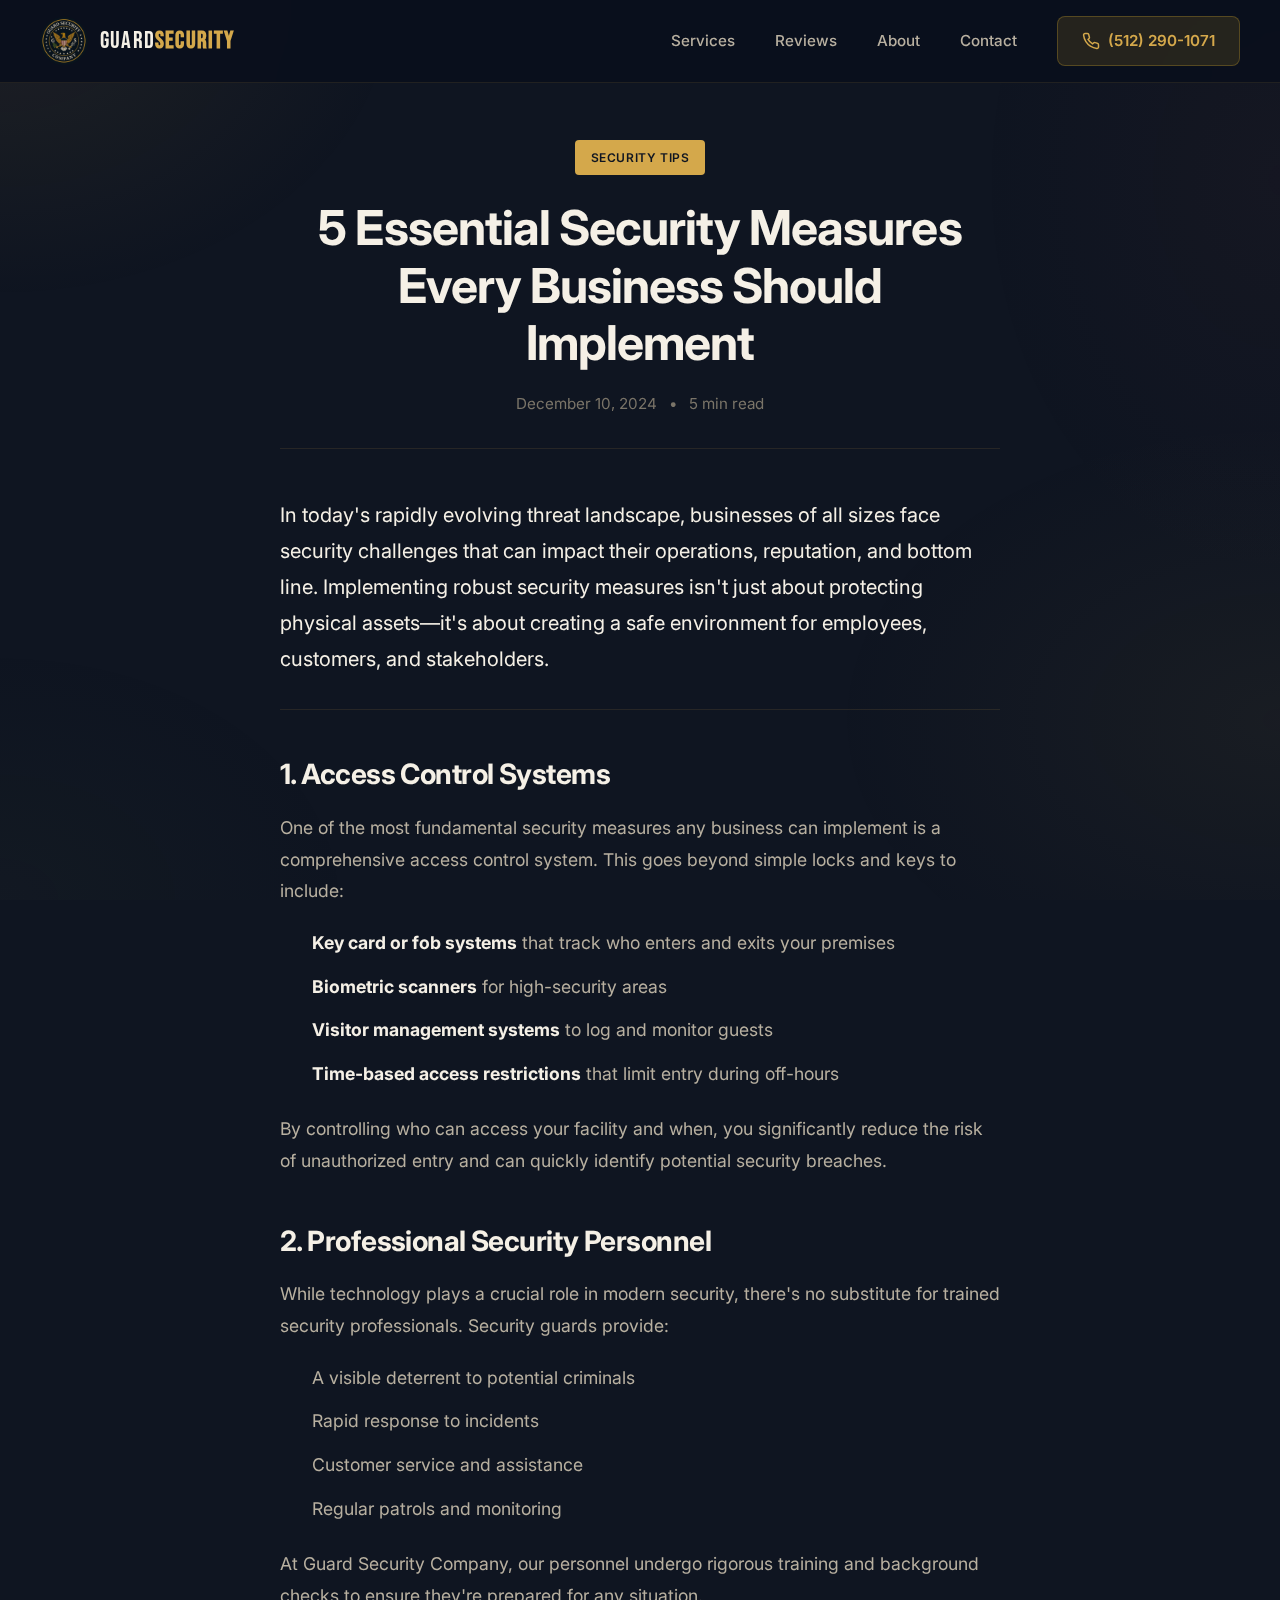
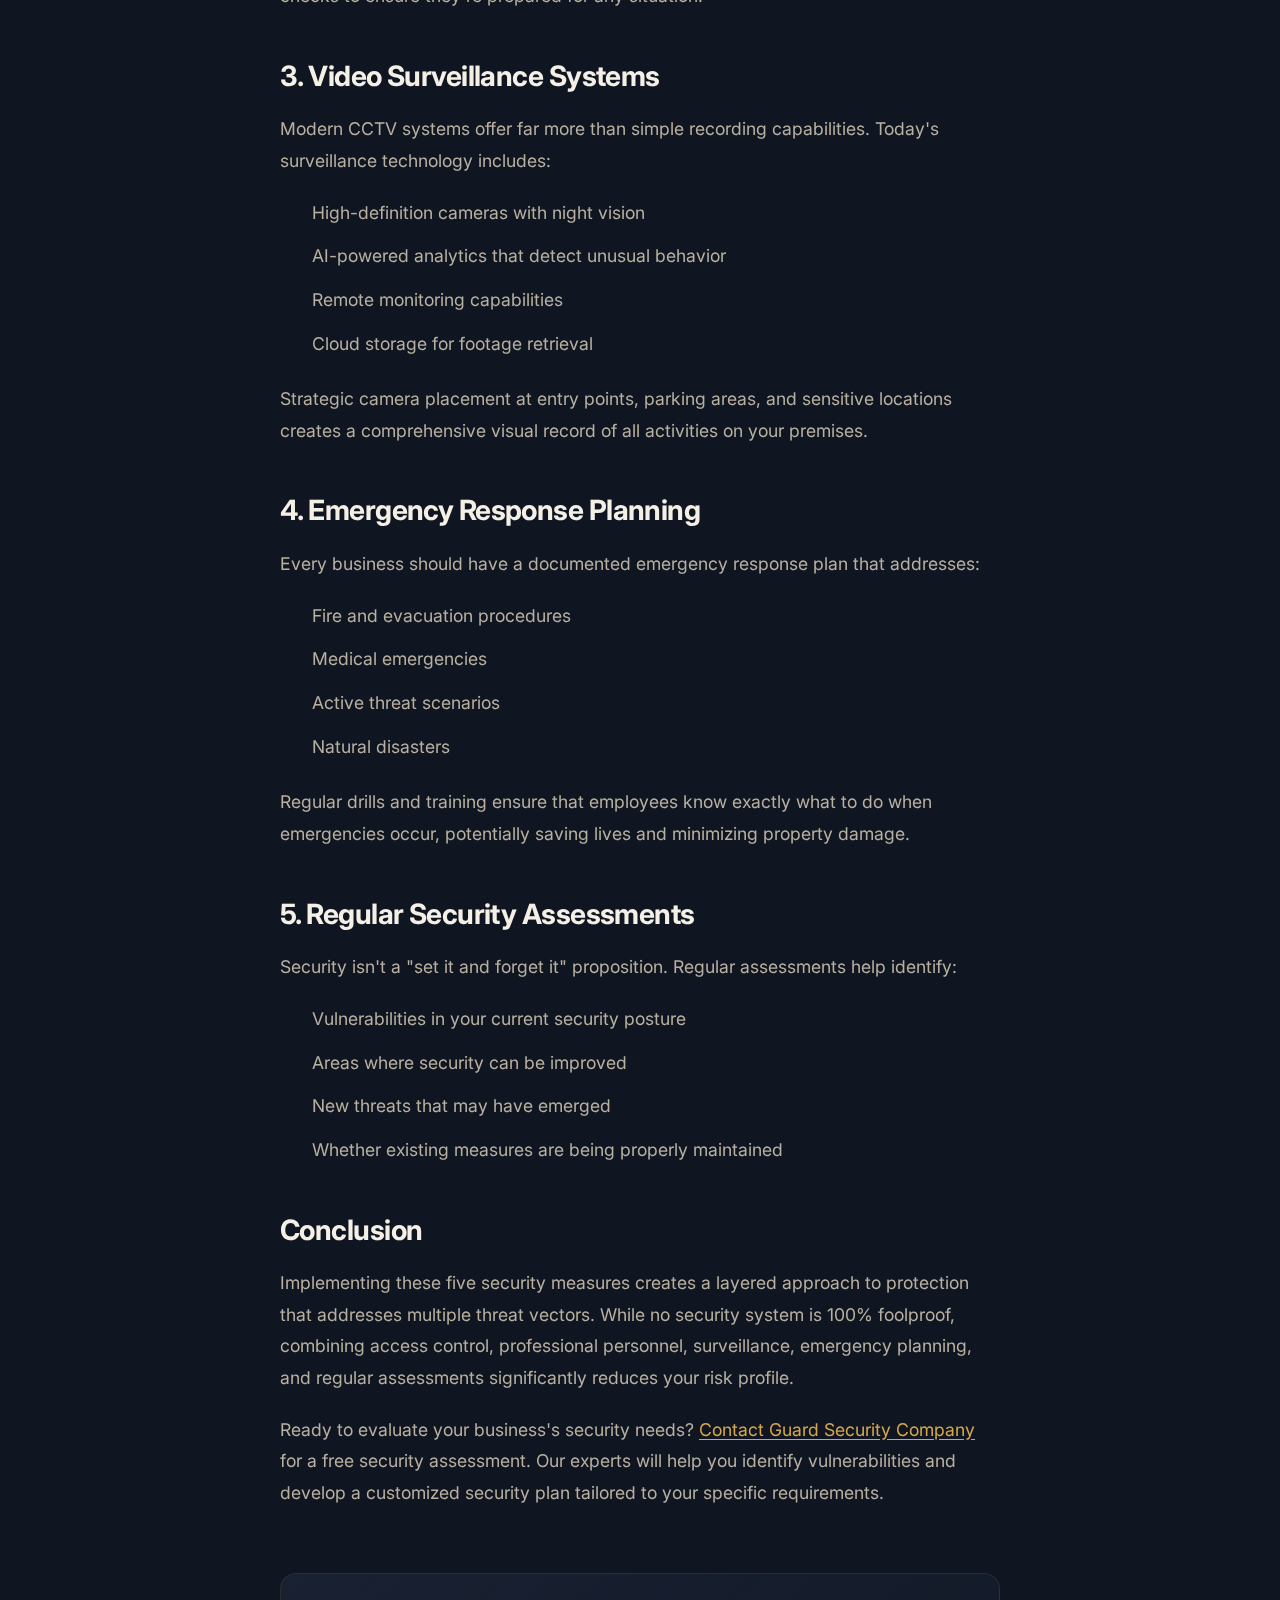
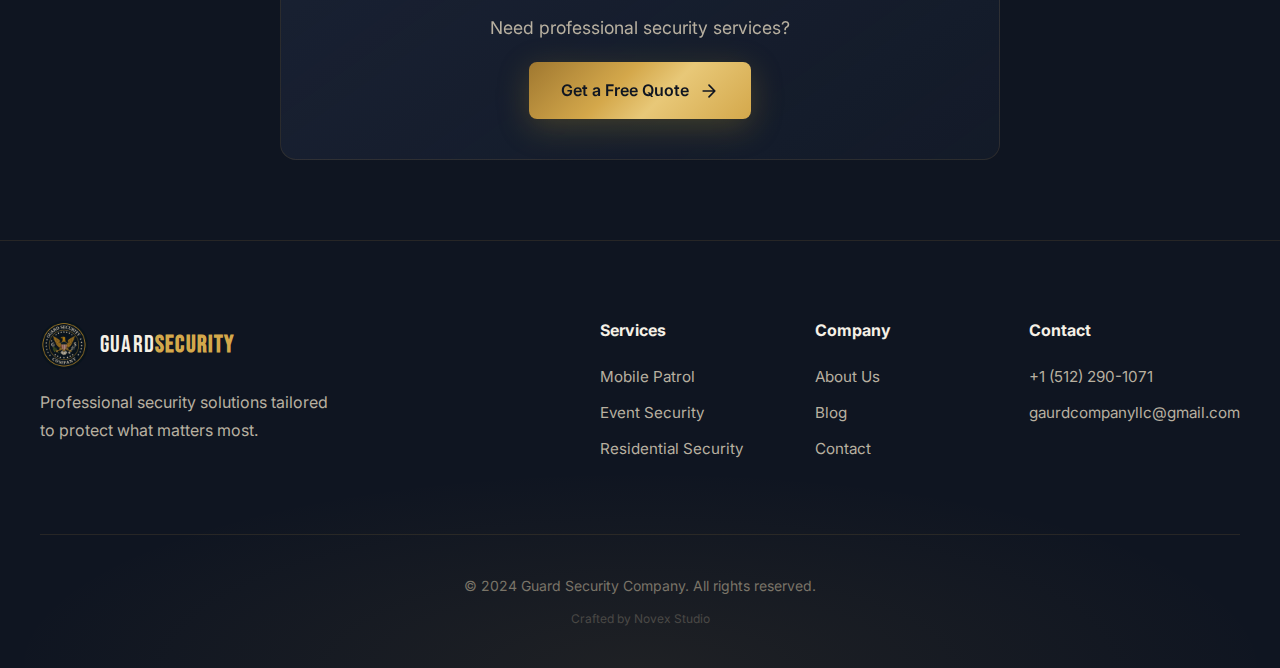
<file: blog-post-1.html>
<!DOCTYPE html>
<html lang="en" style="scroll-behavior: smooth;">
<head>
    <meta charset="UTF-8">
    <meta name="viewport" content="width=device-width, initial-scale=1.0">
    <title>5 Essential Security Measures Every Business Should Implement | Guard Security</title>
    <meta name="description" content="Discover the key security measures that can protect your business from common threats and vulnerabilities.">
    <link rel="preconnect" href="https://fonts.googleapis.com">
    <link rel="preconnect" href="https://fonts.gstatic.com" crossorigin>
    <link href="https://fonts.googleapis.com/css2?family=Bebas+Neue&family=Inter:wght@400;500;600;700&display=swap" rel="stylesheet">
    <link rel="stylesheet" href="styles.css">
</head>
<body>
    <!-- Navigation -->
    <nav class="navbar scrolled" id="navbar">
        <div class="nav-container">
            <a href="index.html" class="logo">
                <img src="GCS+2.png" alt="Guard Security Company Logo" class="logo-img">
                <span>GUARD<strong>SECURITY</strong></span>
            </a>
            <div class="nav-links" id="navLinks">
                <a href="index.html#services">Services</a>
                <a href="index.html#testimonials">Reviews</a>
                <a href="index.html#about">About</a>
                <a href="index.html#contact">Contact</a>
                <a href="tel:+15122901071" class="nav-cta">
                    <svg viewBox="0 0 24 24" fill="none">
                        <path d="M22 16.92v3a2 2 0 01-2.18 2 19.79 19.79 0 01-8.63-3.07 19.5 19.5 0 01-6-6 19.79 19.79 0 01-3.07-8.67A2 2 0 014.11 2h3a2 2 0 012 1.72 12.84 12.84 0 00.7 2.81 2 2 0 01-.45 2.11L8.09 9.91a16 16 0 006 6l1.27-1.27a2 2 0 012.11-.45 12.84 12.84 0 002.81.7A2 2 0 0122 16.92z" stroke="currentColor" stroke-width="2"/>
                    </svg>
                    (512) 290-1071
                </a>
            </div>
            <button class="mobile-toggle" id="mobileToggle" aria-label="Toggle menu">
                <span></span>
                <span></span>
                <span></span>
            </button>
        </div>
    </nav>

    <!-- Floating Back Button -->
    <a href="blog.html" class="floating-back" id="floatingBack">
        <svg viewBox="0 0 24 24" fill="none">
            <path d="M19 12H5M12 19l-7-7 7-7" stroke="currentColor" stroke-width="2" stroke-linecap="round" stroke-linejoin="round"/>
        </svg>
        Back to Blogs
    </a>

    <!-- Blog Post Content -->
    <article class="blog-post">
        <div class="container">
            <header class="blog-post-header">
                <span class="blog-category">Security Tips</span>
                <h1>5 Essential Security Measures Every Business Should Implement</h1>
                <div class="blog-post-meta">
                    <span>December 10, 2024</span>
                    <span>•</span>
                    <span>5 min read</span>
                </div>
            </header>

            <div class="blog-post-content">
                <p class="lead">In today's rapidly evolving threat landscape, businesses of all sizes face security challenges that can impact their operations, reputation, and bottom line. Implementing robust security measures isn't just about protecting physical assets—it's about creating a safe environment for employees, customers, and stakeholders.</p>

                <h2>1. Access Control Systems</h2>
                <p>One of the most fundamental security measures any business can implement is a comprehensive access control system. This goes beyond simple locks and keys to include:</p>
                <ul>
                    <li><strong>Key card or fob systems</strong> that track who enters and exits your premises</li>
                    <li><strong>Biometric scanners</strong> for high-security areas</li>
                    <li><strong>Visitor management systems</strong> to log and monitor guests</li>
                    <li><strong>Time-based access restrictions</strong> that limit entry during off-hours</li>
                </ul>
                <p>By controlling who can access your facility and when, you significantly reduce the risk of unauthorized entry and can quickly identify potential security breaches.</p>

                <h2>2. Professional Security Personnel</h2>
                <p>While technology plays a crucial role in modern security, there's no substitute for trained security professionals. Security guards provide:</p>
                <ul>
                    <li>A visible deterrent to potential criminals</li>
                    <li>Rapid response to incidents</li>
                    <li>Customer service and assistance</li>
                    <li>Regular patrols and monitoring</li>
                </ul>
                <p>At Guard Security Company, our personnel undergo rigorous training and background checks to ensure they're prepared for any situation.</p>

                <h2>3. Video Surveillance Systems</h2>
                <p>Modern CCTV systems offer far more than simple recording capabilities. Today's surveillance technology includes:</p>
                <ul>
                    <li>High-definition cameras with night vision</li>
                    <li>AI-powered analytics that detect unusual behavior</li>
                    <li>Remote monitoring capabilities</li>
                    <li>Cloud storage for footage retrieval</li>
                </ul>
                <p>Strategic camera placement at entry points, parking areas, and sensitive locations creates a comprehensive visual record of all activities on your premises.</p>

                <h2>4. Emergency Response Planning</h2>
                <p>Every business should have a documented emergency response plan that addresses:</p>
                <ul>
                    <li>Fire and evacuation procedures</li>
                    <li>Medical emergencies</li>
                    <li>Active threat scenarios</li>
                    <li>Natural disasters</li>
                </ul>
                <p>Regular drills and training ensure that employees know exactly what to do when emergencies occur, potentially saving lives and minimizing property damage.</p>

                <h2>5. Regular Security Assessments</h2>
                <p>Security isn't a "set it and forget it" proposition. Regular assessments help identify:</p>
                <ul>
                    <li>Vulnerabilities in your current security posture</li>
                    <li>Areas where security can be improved</li>
                    <li>New threats that may have emerged</li>
                    <li>Whether existing measures are being properly maintained</li>
                </ul>

                <h2>Conclusion</h2>
                <p>Implementing these five security measures creates a layered approach to protection that addresses multiple threat vectors. While no security system is 100% foolproof, combining access control, professional personnel, surveillance, emergency planning, and regular assessments significantly reduces your risk profile.</p>

                <p>Ready to evaluate your business's security needs? <a href="index.html#contact">Contact Guard Security Company</a> for a free security assessment. Our experts will help you identify vulnerabilities and develop a customized security plan tailored to your specific requirements.</p>
            </div>

            <div class="blog-post-footer">
                <p>Need professional security services?</p>
                <a href="index.html#contact" class="btn btn-primary">
                    Get a Free Quote
                    <svg viewBox="0 0 24 24" fill="none">
                        <path d="M5 12h14M12 5l7 7-7 7" stroke="currentColor" stroke-width="2" stroke-linecap="round" stroke-linejoin="round"/>
                    </svg>
                </a>
            </div>
        </div>
    </article>

    <!-- Footer -->
    <footer class="footer">
        <div class="container">
            <div class="footer-main">
                <div class="footer-brand">
                    <a href="index.html" class="logo">
                        <img src="GCS+2.png" alt="Guard Security Company Logo" class="logo-img">
                        <span>GUARD<strong>SECURITY</strong></span>
                    </a>
                    <p>Professional security solutions tailored to protect what matters most.</p>
                </div>
                <div class="footer-links">
                    <div class="footer-column">
                        <h4>Services</h4>
                        <ul>
                            <li><a href="index.html#services">Mobile Patrol</a></li>
                            <li><a href="index.html#services">Event Security</a></li>
                            <li><a href="index.html#services">Residential Security</a></li>
                        </ul>
                    </div>
                    <div class="footer-column">
                        <h4>Company</h4>
                        <ul>
                            <li><a href="index.html#about">About Us</a></li>
                            <li><a href="blog.html">Blog</a></li>
                            <li><a href="index.html#contact">Contact</a></li>
                        </ul>
                    </div>
                    <div class="footer-column">
                        <h4>Contact</h4>
                        <ul>
                            <li><a href="tel:+15122901071">+1 (512) 290-1071</a></li>
                            <li><a href="mailto:gaurdcompanyllc@gmail.com">gaurdcompanyllc@gmail.com</a></li>
                        </ul>
                    </div>
                </div>
            </div>
            <div class="footer-bottom">
                <p>&copy; 2024 Guard Security Company. All rights reserved.</p>
                <p class="site-credit">Crafted by <a href="https://novexstudio.com" target="_blank" rel="noopener">Novex Studio</a></p>
            </div>
        </div>
    </footer>

    <script>
        const mobileToggle = document.getElementById('mobileToggle');
        const navLinks = document.getElementById('navLinks');
        mobileToggle.addEventListener('click', () => {
            mobileToggle.classList.toggle('active');
            navLinks.classList.toggle('active');
        });
        
        // Floating back button - shows once scrolled down, stays visible permanently
        const floatingBack = document.getElementById('floatingBack');
        let backButtonShown = false;
        
        window.addEventListener('scroll', () => {
            if (window.scrollY > 300 && !backButtonShown) {
                floatingBack.classList.add('visible');
                backButtonShown = true;
            }
        });
    </script>
</body>
</html>
</file>
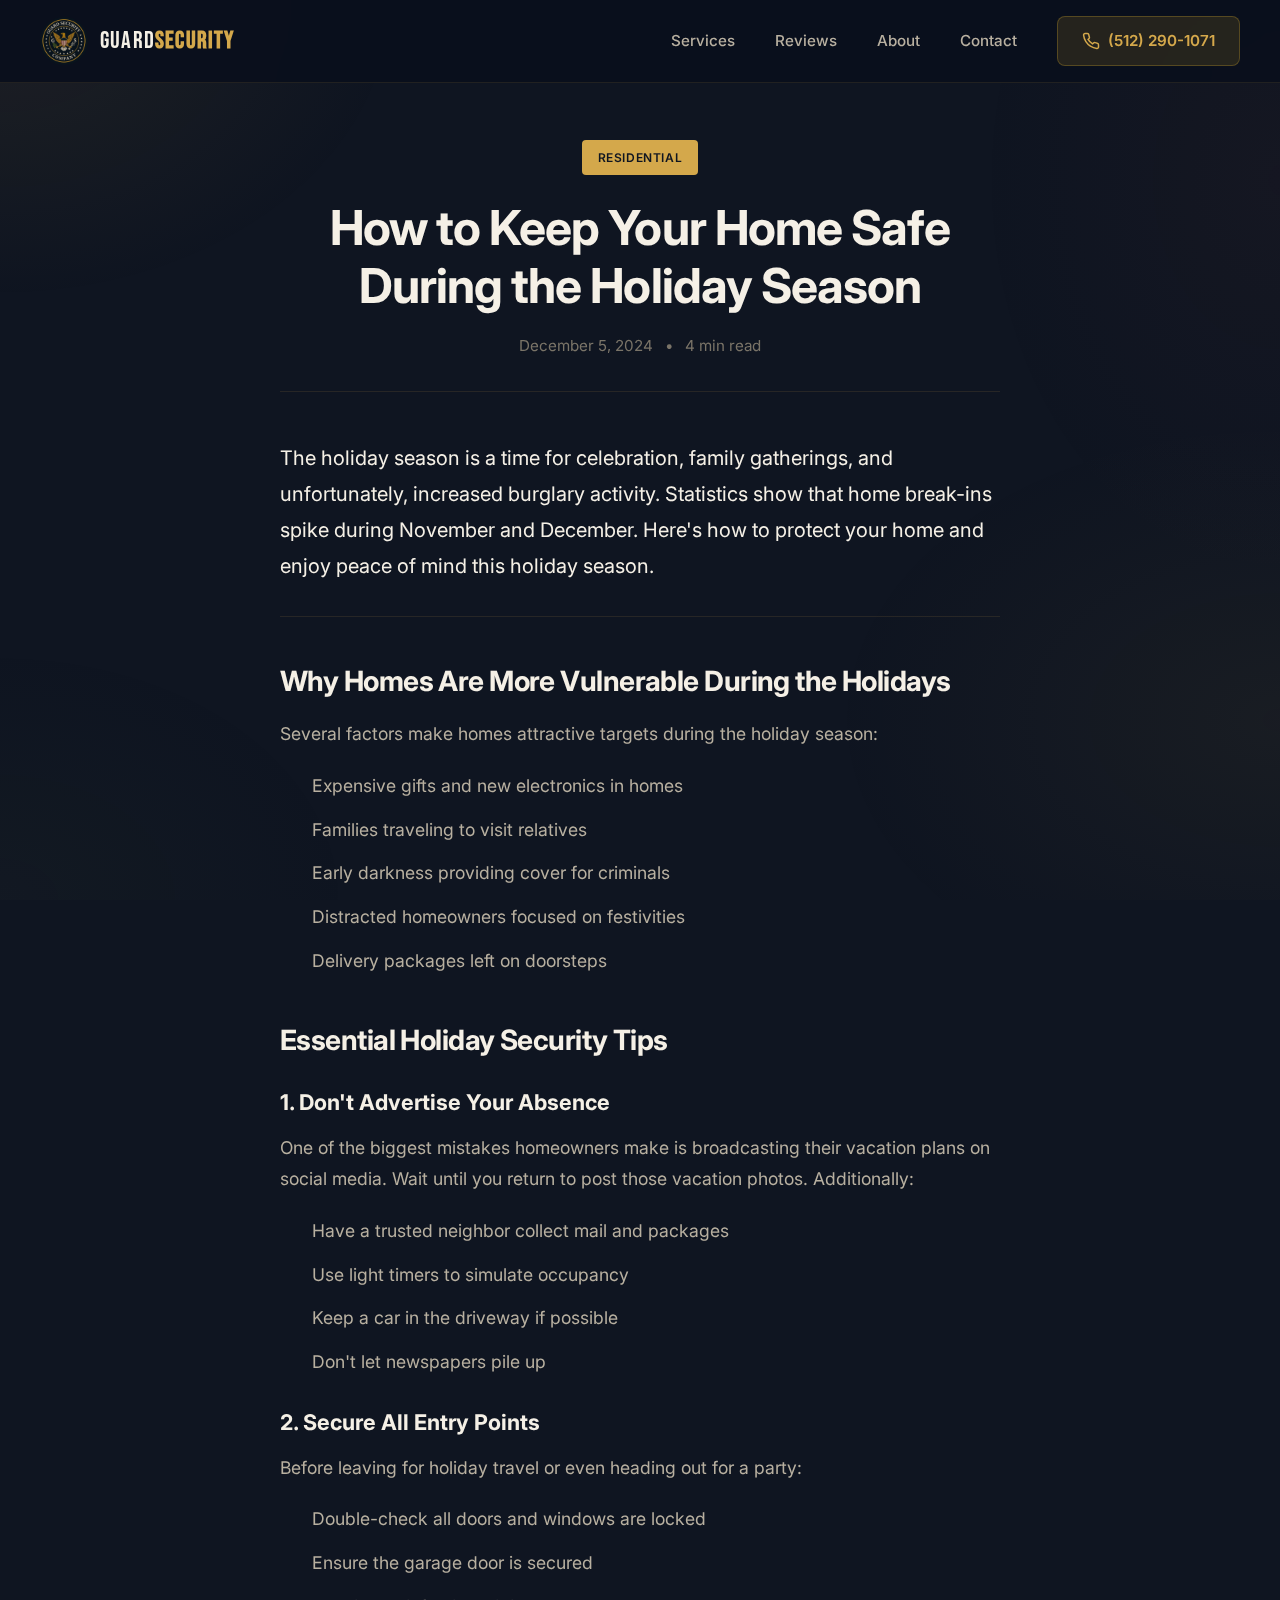
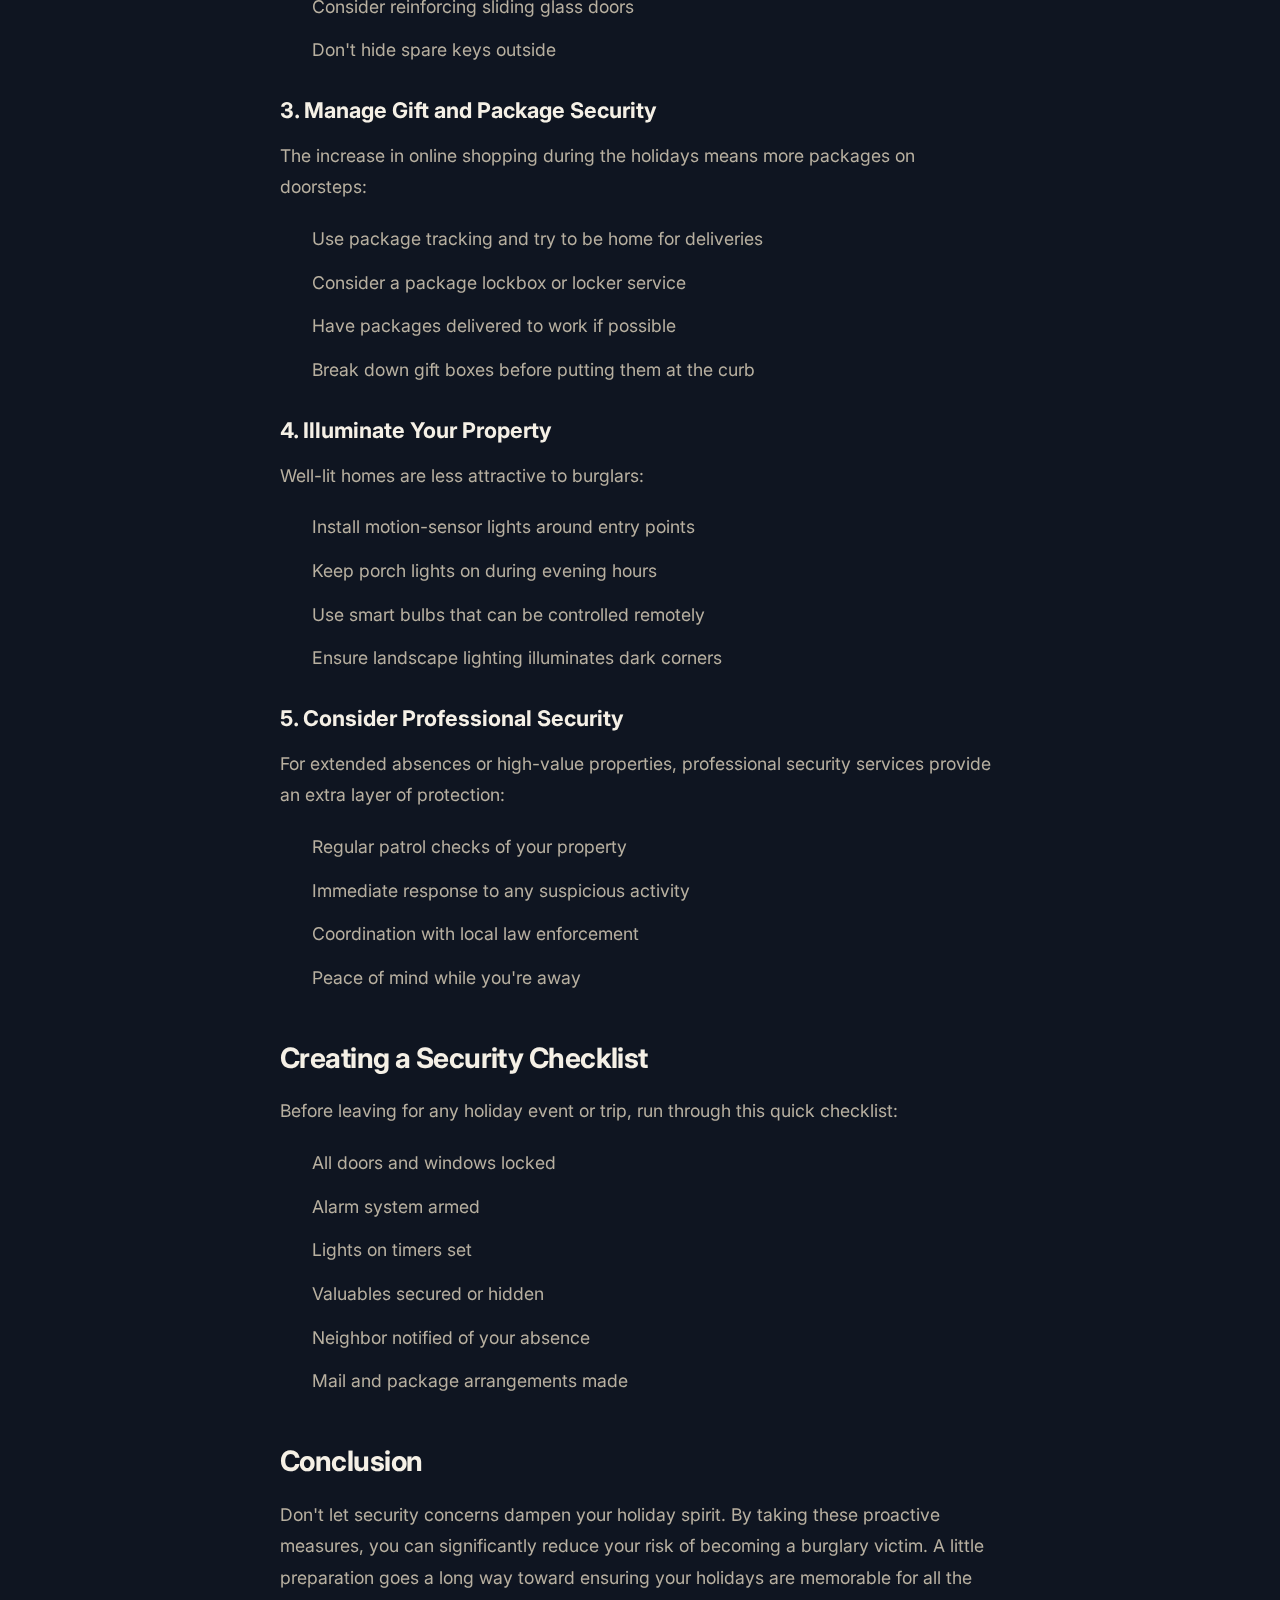
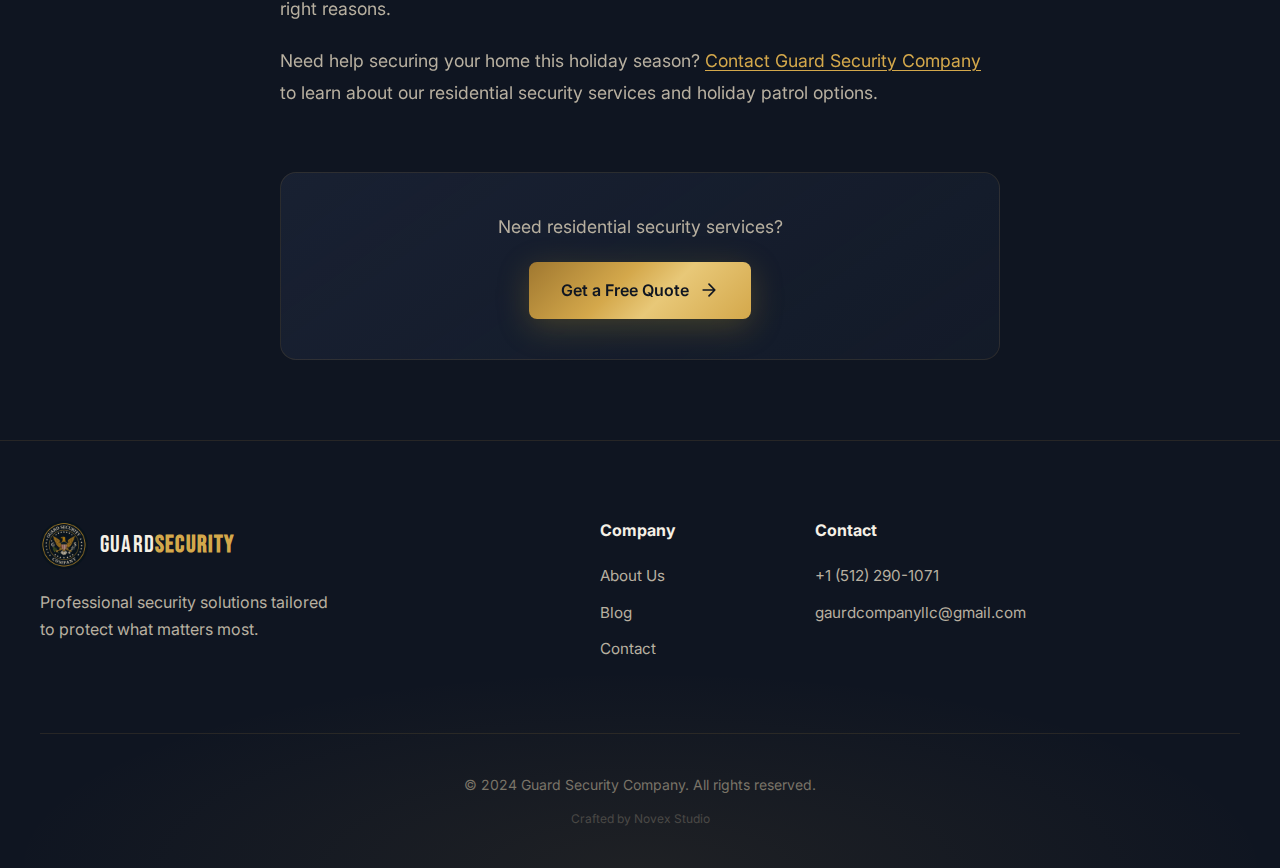
<file: blog-post-2.html>
<!DOCTYPE html>
<html lang="en" style="scroll-behavior: smooth;">
<head>
    <meta charset="UTF-8">
    <meta name="viewport" content="width=device-width, initial-scale=1.0">
    <title>How to Keep Your Home Safe During the Holiday Season | Guard Security</title>
    <meta name="description" content="The holidays bring joy but also increased security risks. Learn how to protect your home while you celebrate.">
    <link rel="preconnect" href="https://fonts.googleapis.com">
    <link rel="preconnect" href="https://fonts.gstatic.com" crossorigin>
    <link href="https://fonts.googleapis.com/css2?family=Bebas+Neue&family=Inter:wght@400;500;600;700&display=swap" rel="stylesheet">
    <link rel="stylesheet" href="styles.css">
</head>
<body>
    <nav class="navbar scrolled" id="navbar">
        <div class="nav-container">
            <a href="index.html" class="logo">
                <img src="GCS+2.png" alt="Guard Security Company Logo" class="logo-img">
                <span>GUARD<strong>SECURITY</strong></span>
            </a>
            <div class="nav-links" id="navLinks">
                <a href="index.html#services">Services</a>
                <a href="index.html#testimonials">Reviews</a>
                <a href="index.html#about">About</a>
                <a href="index.html#contact">Contact</a>
                <a href="tel:+15122901071" class="nav-cta">
                    <svg viewBox="0 0 24 24" fill="none">
                        <path d="M22 16.92v3a2 2 0 01-2.18 2 19.79 19.79 0 01-8.63-3.07 19.5 19.5 0 01-6-6 19.79 19.79 0 01-3.07-8.67A2 2 0 014.11 2h3a2 2 0 012 1.72 12.84 12.84 0 00.7 2.81 2 2 0 01-.45 2.11L8.09 9.91a16 16 0 006 6l1.27-1.27a2 2 0 012.11-.45 12.84 12.84 0 002.81.7A2 2 0 0122 16.92z" stroke="currentColor" stroke-width="2"/>
                    </svg>
                    (512) 290-1071
                </a>
            </div>
            <button class="mobile-toggle" id="mobileToggle" aria-label="Toggle menu">
                <span></span><span></span><span></span>
            </button>
        </div>
    </nav>

    <!-- Floating Back Button -->
    <a href="blog.html" class="floating-back" id="floatingBack">
        <svg viewBox="0 0 24 24" fill="none">
            <path d="M19 12H5M12 19l-7-7 7-7" stroke="currentColor" stroke-width="2" stroke-linecap="round" stroke-linejoin="round"/>
        </svg>
        Back to Blogs
    </a>

    <article class="blog-post">
        <div class="container">
            <header class="blog-post-header">
                <span class="blog-category">Residential</span>
                <h1>How to Keep Your Home Safe During the Holiday Season</h1>
                <div class="blog-post-meta">
                    <span>December 5, 2024</span>
                    <span>•</span>
                    <span>4 min read</span>
                </div>
            </header>

            <div class="blog-post-content">
                <p class="lead">The holiday season is a time for celebration, family gatherings, and unfortunately, increased burglary activity. Statistics show that home break-ins spike during November and December. Here's how to protect your home and enjoy peace of mind this holiday season.</p>

                <h2>Why Homes Are More Vulnerable During the Holidays</h2>
                <p>Several factors make homes attractive targets during the holiday season:</p>
                <ul>
                    <li>Expensive gifts and new electronics in homes</li>
                    <li>Families traveling to visit relatives</li>
                    <li>Early darkness providing cover for criminals</li>
                    <li>Distracted homeowners focused on festivities</li>
                    <li>Delivery packages left on doorsteps</li>
                </ul>

                <h2>Essential Holiday Security Tips</h2>
                
                <h3>1. Don't Advertise Your Absence</h3>
                <p>One of the biggest mistakes homeowners make is broadcasting their vacation plans on social media. Wait until you return to post those vacation photos. Additionally:</p>
                <ul>
                    <li>Have a trusted neighbor collect mail and packages</li>
                    <li>Use light timers to simulate occupancy</li>
                    <li>Keep a car in the driveway if possible</li>
                    <li>Don't let newspapers pile up</li>
                </ul>

                <h3>2. Secure All Entry Points</h3>
                <p>Before leaving for holiday travel or even heading out for a party:</p>
                <ul>
                    <li>Double-check all doors and windows are locked</li>
                    <li>Ensure the garage door is secured</li>
                    <li>Consider reinforcing sliding glass doors</li>
                    <li>Don't hide spare keys outside</li>
                </ul>

                <h3>3. Manage Gift and Package Security</h3>
                <p>The increase in online shopping during the holidays means more packages on doorsteps:</p>
                <ul>
                    <li>Use package tracking and try to be home for deliveries</li>
                    <li>Consider a package lockbox or locker service</li>
                    <li>Have packages delivered to work if possible</li>
                    <li>Break down gift boxes before putting them at the curb</li>
                </ul>

                <h3>4. Illuminate Your Property</h3>
                <p>Well-lit homes are less attractive to burglars:</p>
                <ul>
                    <li>Install motion-sensor lights around entry points</li>
                    <li>Keep porch lights on during evening hours</li>
                    <li>Use smart bulbs that can be controlled remotely</li>
                    <li>Ensure landscape lighting illuminates dark corners</li>
                </ul>

                <h3>5. Consider Professional Security</h3>
                <p>For extended absences or high-value properties, professional security services provide an extra layer of protection:</p>
                <ul>
                    <li>Regular patrol checks of your property</li>
                    <li>Immediate response to any suspicious activity</li>
                    <li>Coordination with local law enforcement</li>
                    <li>Peace of mind while you're away</li>
                </ul>

                <h2>Creating a Security Checklist</h2>
                <p>Before leaving for any holiday event or trip, run through this quick checklist:</p>
                <ul>
                    <li>All doors and windows locked</li>
                    <li>Alarm system armed</li>
                    <li>Lights on timers set</li>
                    <li>Valuables secured or hidden</li>
                    <li>Neighbor notified of your absence</li>
                    <li>Mail and package arrangements made</li>
                </ul>

                <h2>Conclusion</h2>
                <p>Don't let security concerns dampen your holiday spirit. By taking these proactive measures, you can significantly reduce your risk of becoming a burglary victim. A little preparation goes a long way toward ensuring your holidays are memorable for all the right reasons.</p>

                <p>Need help securing your home this holiday season? <a href="index.html#contact">Contact Guard Security Company</a> to learn about our residential security services and holiday patrol options.</p>
            </div>

            <div class="blog-post-footer">
                <p>Need residential security services?</p>
                <a href="index.html#contact" class="btn btn-primary">
                    Get a Free Quote
                    <svg viewBox="0 0 24 24" fill="none">
                        <path d="M5 12h14M12 5l7 7-7 7" stroke="currentColor" stroke-width="2" stroke-linecap="round" stroke-linejoin="round"/>
                    </svg>
                </a>
            </div>
        </div>
    </article>

    <footer class="footer">
        <div class="container">
            <div class="footer-main">
                <div class="footer-brand">
                    <a href="index.html" class="logo">
                        <img src="GCS+2.png" alt="Guard Security Company Logo" class="logo-img">
                        <span>GUARD<strong>SECURITY</strong></span>
                    </a>
                    <p>Professional security solutions tailored to protect what matters most.</p>
                </div>
                <div class="footer-links">
                    <div class="footer-column">
                        <h4>Company</h4>
                        <ul>
                            <li><a href="index.html#about">About Us</a></li>
                            <li><a href="blog.html">Blog</a></li>
                            <li><a href="index.html#contact">Contact</a></li>
                        </ul>
                    </div>
                    <div class="footer-column">
                        <h4>Contact</h4>
                        <ul>
                            <li><a href="tel:+15122901071">+1 (512) 290-1071</a></li>
                            <li><a href="mailto:gaurdcompanyllc@gmail.com">gaurdcompanyllc@gmail.com</a></li>
                        </ul>
                    </div>
                </div>
            </div>
            <div class="footer-bottom">
                <p>&copy; 2024 Guard Security Company. All rights reserved.</p>
                <p class="site-credit">Crafted by <a href="https://novexstudio.com" target="_blank" rel="noopener">Novex Studio</a></p>
            </div>
        </div>
    </footer>

    <script>
        const mobileToggle = document.getElementById('mobileToggle');
        const navLinks = document.getElementById('navLinks');
        mobileToggle.addEventListener('click', () => {
            mobileToggle.classList.toggle('active');
            navLinks.classList.toggle('active');
        });
        
        // Floating back button - shows once scrolled down, stays visible permanently
        const floatingBack = document.getElementById('floatingBack');
        let backButtonShown = false;
        
        window.addEventListener('scroll', () => {
            if (window.scrollY > 300 && !backButtonShown) {
                floatingBack.classList.add('visible');
                backButtonShown = true;
            }
        });
    </script>
</body>
</html>
</file>
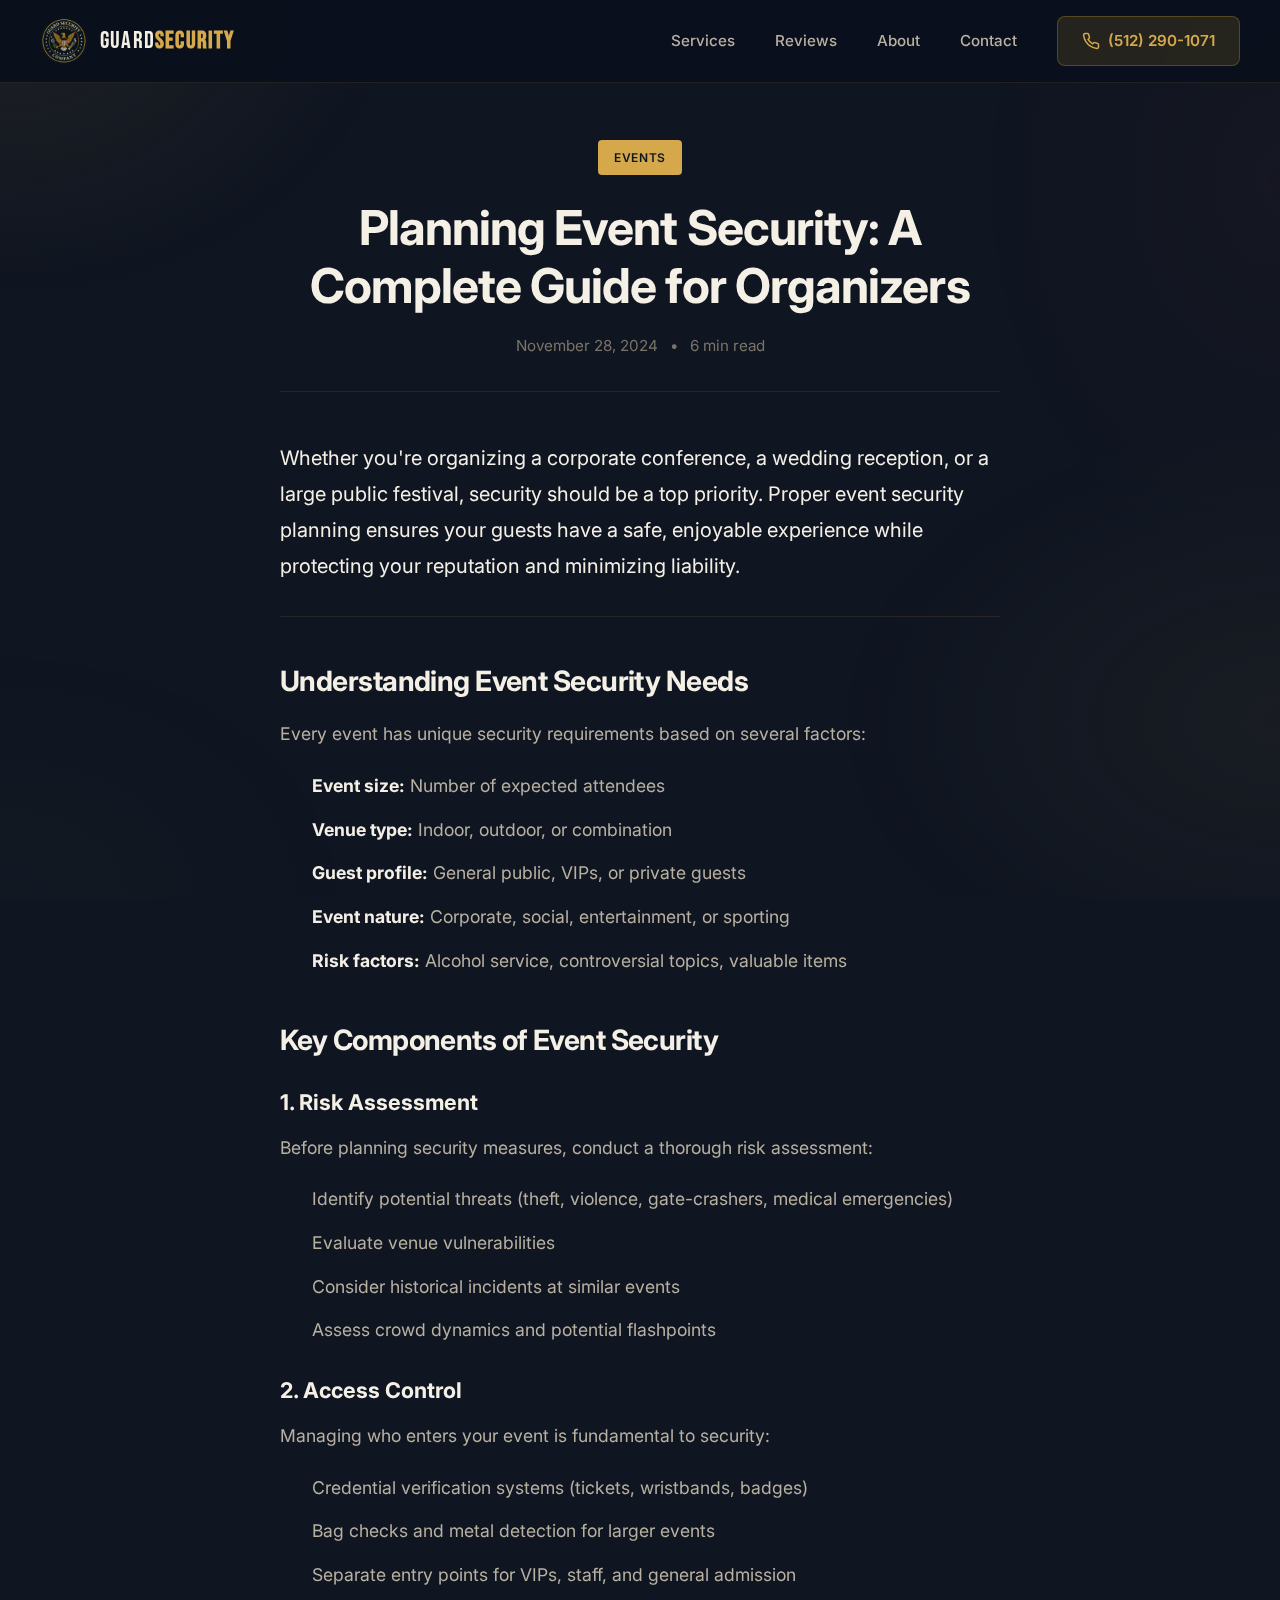
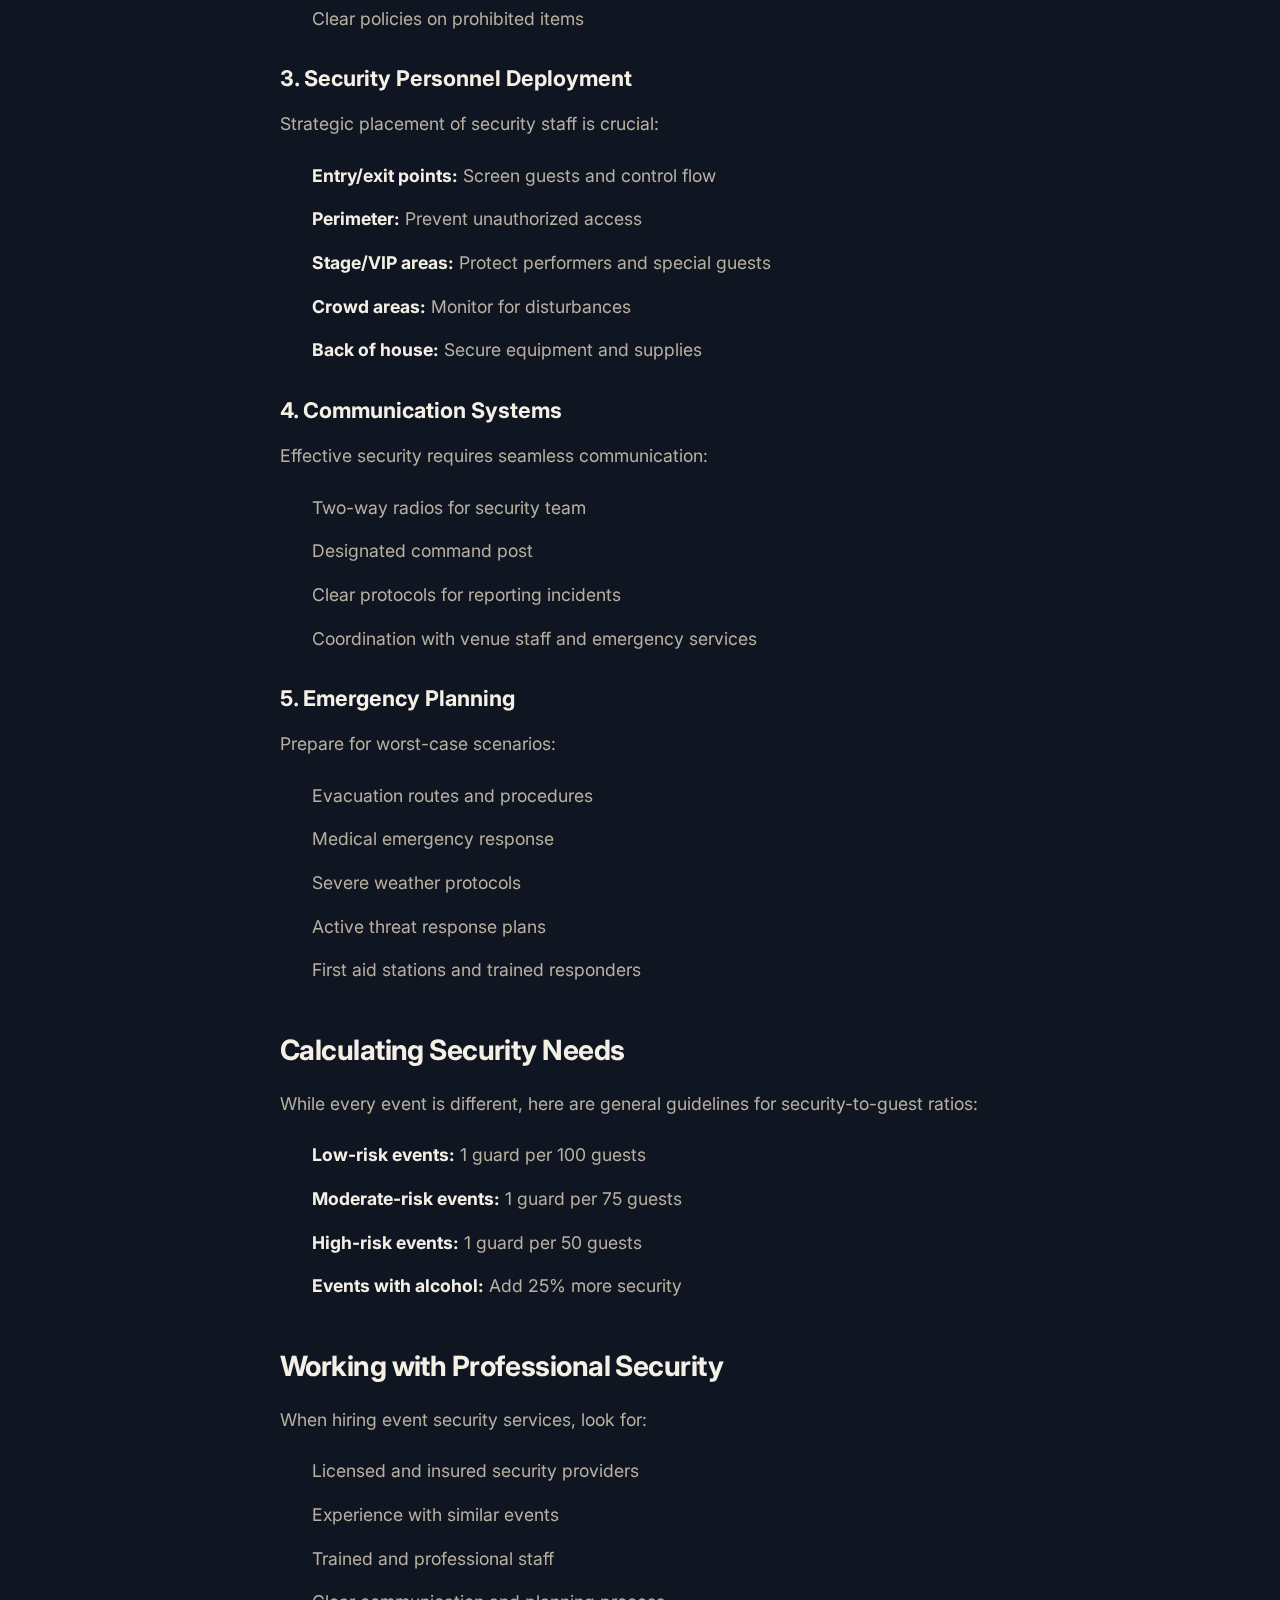
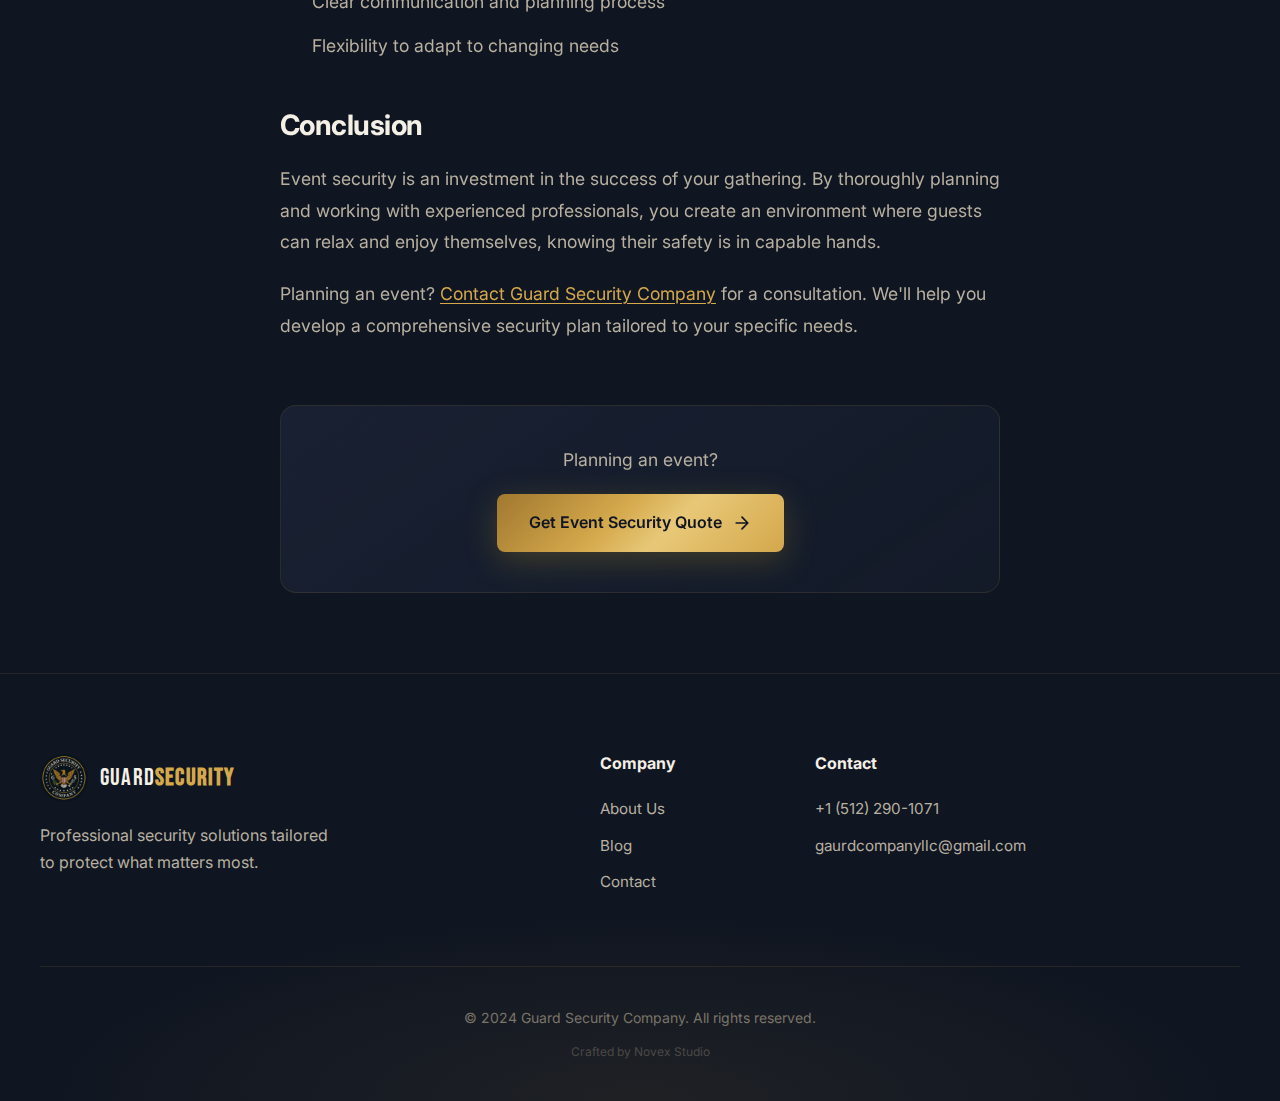
<file: blog-post-3.html>
<!DOCTYPE html>
<html lang="en" style="scroll-behavior: smooth;">
<head>
    <meta charset="UTF-8">
    <meta name="viewport" content="width=device-width, initial-scale=1.0">
    <title>Planning Event Security: A Complete Guide | Guard Security</title>
    <meta name="description" content="From small gatherings to large concerts, learn the essentials of planning effective event security.">
    <link rel="preconnect" href="https://fonts.googleapis.com">
    <link rel="preconnect" href="https://fonts.gstatic.com" crossorigin>
    <link href="https://fonts.googleapis.com/css2?family=Bebas+Neue&family=Inter:wght@400;500;600;700&display=swap" rel="stylesheet">
    <link rel="stylesheet" href="styles.css">
</head>
<body>
    <nav class="navbar scrolled" id="navbar">
        <div class="nav-container">
            <a href="index.html" class="logo">
                <img src="GCS+2.png" alt="Guard Security Company Logo" class="logo-img">
                <span>GUARD<strong>SECURITY</strong></span>
            </a>
            <div class="nav-links" id="navLinks">
                <a href="index.html#services">Services</a>
                <a href="index.html#testimonials">Reviews</a>
                <a href="index.html#about">About</a>
                <a href="index.html#contact">Contact</a>
                <a href="tel:+15122901071" class="nav-cta">
                    <svg viewBox="0 0 24 24" fill="none">
                        <path d="M22 16.92v3a2 2 0 01-2.18 2 19.79 19.79 0 01-8.63-3.07 19.5 19.5 0 01-6-6 19.79 19.79 0 01-3.07-8.67A2 2 0 014.11 2h3a2 2 0 012 1.72 12.84 12.84 0 00.7 2.81 2 2 0 01-.45 2.11L8.09 9.91a16 16 0 006 6l1.27-1.27a2 2 0 012.11-.45 12.84 12.84 0 002.81.7A2 2 0 0122 16.92z" stroke="currentColor" stroke-width="2"/>
                    </svg>
                    (512) 290-1071
                </a>
            </div>
            <button class="mobile-toggle" id="mobileToggle" aria-label="Toggle menu">
                <span></span><span></span><span></span>
            </button>
        </div>
    </nav>

    <!-- Floating Back Button -->
    <a href="blog.html" class="floating-back" id="floatingBack">
        <svg viewBox="0 0 24 24" fill="none">
            <path d="M19 12H5M12 19l-7-7 7-7" stroke="currentColor" stroke-width="2" stroke-linecap="round" stroke-linejoin="round"/>
        </svg>
        Back to Blogs
    </a>

    <article class="blog-post">
        <div class="container">
            <header class="blog-post-header">
                <span class="blog-category">Events</span>
                <h1>Planning Event Security: A Complete Guide for Organizers</h1>
                <div class="blog-post-meta">
                    <span>November 28, 2024</span>
                    <span>•</span>
                    <span>6 min read</span>
                </div>
            </header>

            <div class="blog-post-content">
                <p class="lead">Whether you're organizing a corporate conference, a wedding reception, or a large public festival, security should be a top priority. Proper event security planning ensures your guests have a safe, enjoyable experience while protecting your reputation and minimizing liability.</p>

                <h2>Understanding Event Security Needs</h2>
                <p>Every event has unique security requirements based on several factors:</p>
                <ul>
                    <li><strong>Event size:</strong> Number of expected attendees</li>
                    <li><strong>Venue type:</strong> Indoor, outdoor, or combination</li>
                    <li><strong>Guest profile:</strong> General public, VIPs, or private guests</li>
                    <li><strong>Event nature:</strong> Corporate, social, entertainment, or sporting</li>
                    <li><strong>Risk factors:</strong> Alcohol service, controversial topics, valuable items</li>
                </ul>

                <h2>Key Components of Event Security</h2>

                <h3>1. Risk Assessment</h3>
                <p>Before planning security measures, conduct a thorough risk assessment:</p>
                <ul>
                    <li>Identify potential threats (theft, violence, gate-crashers, medical emergencies)</li>
                    <li>Evaluate venue vulnerabilities</li>
                    <li>Consider historical incidents at similar events</li>
                    <li>Assess crowd dynamics and potential flashpoints</li>
                </ul>

                <h3>2. Access Control</h3>
                <p>Managing who enters your event is fundamental to security:</p>
                <ul>
                    <li>Credential verification systems (tickets, wristbands, badges)</li>
                    <li>Bag checks and metal detection for larger events</li>
                    <li>Separate entry points for VIPs, staff, and general admission</li>
                    <li>Clear policies on prohibited items</li>
                </ul>

                <h3>3. Security Personnel Deployment</h3>
                <p>Strategic placement of security staff is crucial:</p>
                <ul>
                    <li><strong>Entry/exit points:</strong> Screen guests and control flow</li>
                    <li><strong>Perimeter:</strong> Prevent unauthorized access</li>
                    <li><strong>Stage/VIP areas:</strong> Protect performers and special guests</li>
                    <li><strong>Crowd areas:</strong> Monitor for disturbances</li>
                    <li><strong>Back of house:</strong> Secure equipment and supplies</li>
                </ul>

                <h3>4. Communication Systems</h3>
                <p>Effective security requires seamless communication:</p>
                <ul>
                    <li>Two-way radios for security team</li>
                    <li>Designated command post</li>
                    <li>Clear protocols for reporting incidents</li>
                    <li>Coordination with venue staff and emergency services</li>
                </ul>

                <h3>5. Emergency Planning</h3>
                <p>Prepare for worst-case scenarios:</p>
                <ul>
                    <li>Evacuation routes and procedures</li>
                    <li>Medical emergency response</li>
                    <li>Severe weather protocols</li>
                    <li>Active threat response plans</li>
                    <li>First aid stations and trained responders</li>
                </ul>

                <h2>Calculating Security Needs</h2>
                <p>While every event is different, here are general guidelines for security-to-guest ratios:</p>
                <ul>
                    <li><strong>Low-risk events:</strong> 1 guard per 100 guests</li>
                    <li><strong>Moderate-risk events:</strong> 1 guard per 75 guests</li>
                    <li><strong>High-risk events:</strong> 1 guard per 50 guests</li>
                    <li><strong>Events with alcohol:</strong> Add 25% more security</li>
                </ul>

                <h2>Working with Professional Security</h2>
                <p>When hiring event security services, look for:</p>
                <ul>
                    <li>Licensed and insured security providers</li>
                    <li>Experience with similar events</li>
                    <li>Trained and professional staff</li>
                    <li>Clear communication and planning process</li>
                    <li>Flexibility to adapt to changing needs</li>
                </ul>

                <h2>Conclusion</h2>
                <p>Event security is an investment in the success of your gathering. By thoroughly planning and working with experienced professionals, you create an environment where guests can relax and enjoy themselves, knowing their safety is in capable hands.</p>

                <p>Planning an event? <a href="index.html#contact">Contact Guard Security Company</a> for a consultation. We'll help you develop a comprehensive security plan tailored to your specific needs.</p>
            </div>

            <div class="blog-post-footer">
                <p>Planning an event?</p>
                <a href="index.html#contact" class="btn btn-primary">
                    Get Event Security Quote
                    <svg viewBox="0 0 24 24" fill="none">
                        <path d="M5 12h14M12 5l7 7-7 7" stroke="currentColor" stroke-width="2" stroke-linecap="round" stroke-linejoin="round"/>
                    </svg>
                </a>
            </div>
        </div>
    </article>

    <footer class="footer">
        <div class="container">
            <div class="footer-main">
                <div class="footer-brand">
                    <a href="index.html" class="logo">
                        <img src="GCS+2.png" alt="Guard Security Company Logo" class="logo-img">
                        <span>GUARD<strong>SECURITY</strong></span>
                    </a>
                    <p>Professional security solutions tailored to protect what matters most.</p>
                </div>
                <div class="footer-links">
                    <div class="footer-column">
                        <h4>Company</h4>
                        <ul>
                            <li><a href="index.html#about">About Us</a></li>
                            <li><a href="blog.html">Blog</a></li>
                            <li><a href="index.html#contact">Contact</a></li>
                        </ul>
                    </div>
                    <div class="footer-column">
                        <h4>Contact</h4>
                        <ul>
                            <li><a href="tel:+15122901071">+1 (512) 290-1071</a></li>
                            <li><a href="mailto:gaurdcompanyllc@gmail.com">gaurdcompanyllc@gmail.com</a></li>
                        </ul>
                    </div>
                </div>
            </div>
            <div class="footer-bottom">
                <p>&copy; 2024 Guard Security Company. All rights reserved.</p>
                <p class="site-credit">Crafted by <a href="https://novexstudio.com" target="_blank" rel="noopener">Novex Studio</a></p>
            </div>
        </div>
    </footer>

    <script>
        const mobileToggle = document.getElementById('mobileToggle');
        const navLinks = document.getElementById('navLinks');
        mobileToggle.addEventListener('click', () => {
            mobileToggle.classList.toggle('active');
            navLinks.classList.toggle('active');
        });
        
        // Floating back button - shows once scrolled down, stays visible permanently
        const floatingBack = document.getElementById('floatingBack');
        let backButtonShown = false;
        
        window.addEventListener('scroll', () => {
            if (window.scrollY > 300 && !backButtonShown) {
                floatingBack.classList.add('visible');
                backButtonShown = true;
            }
        });
    </script>
</body>
</html>
</file>
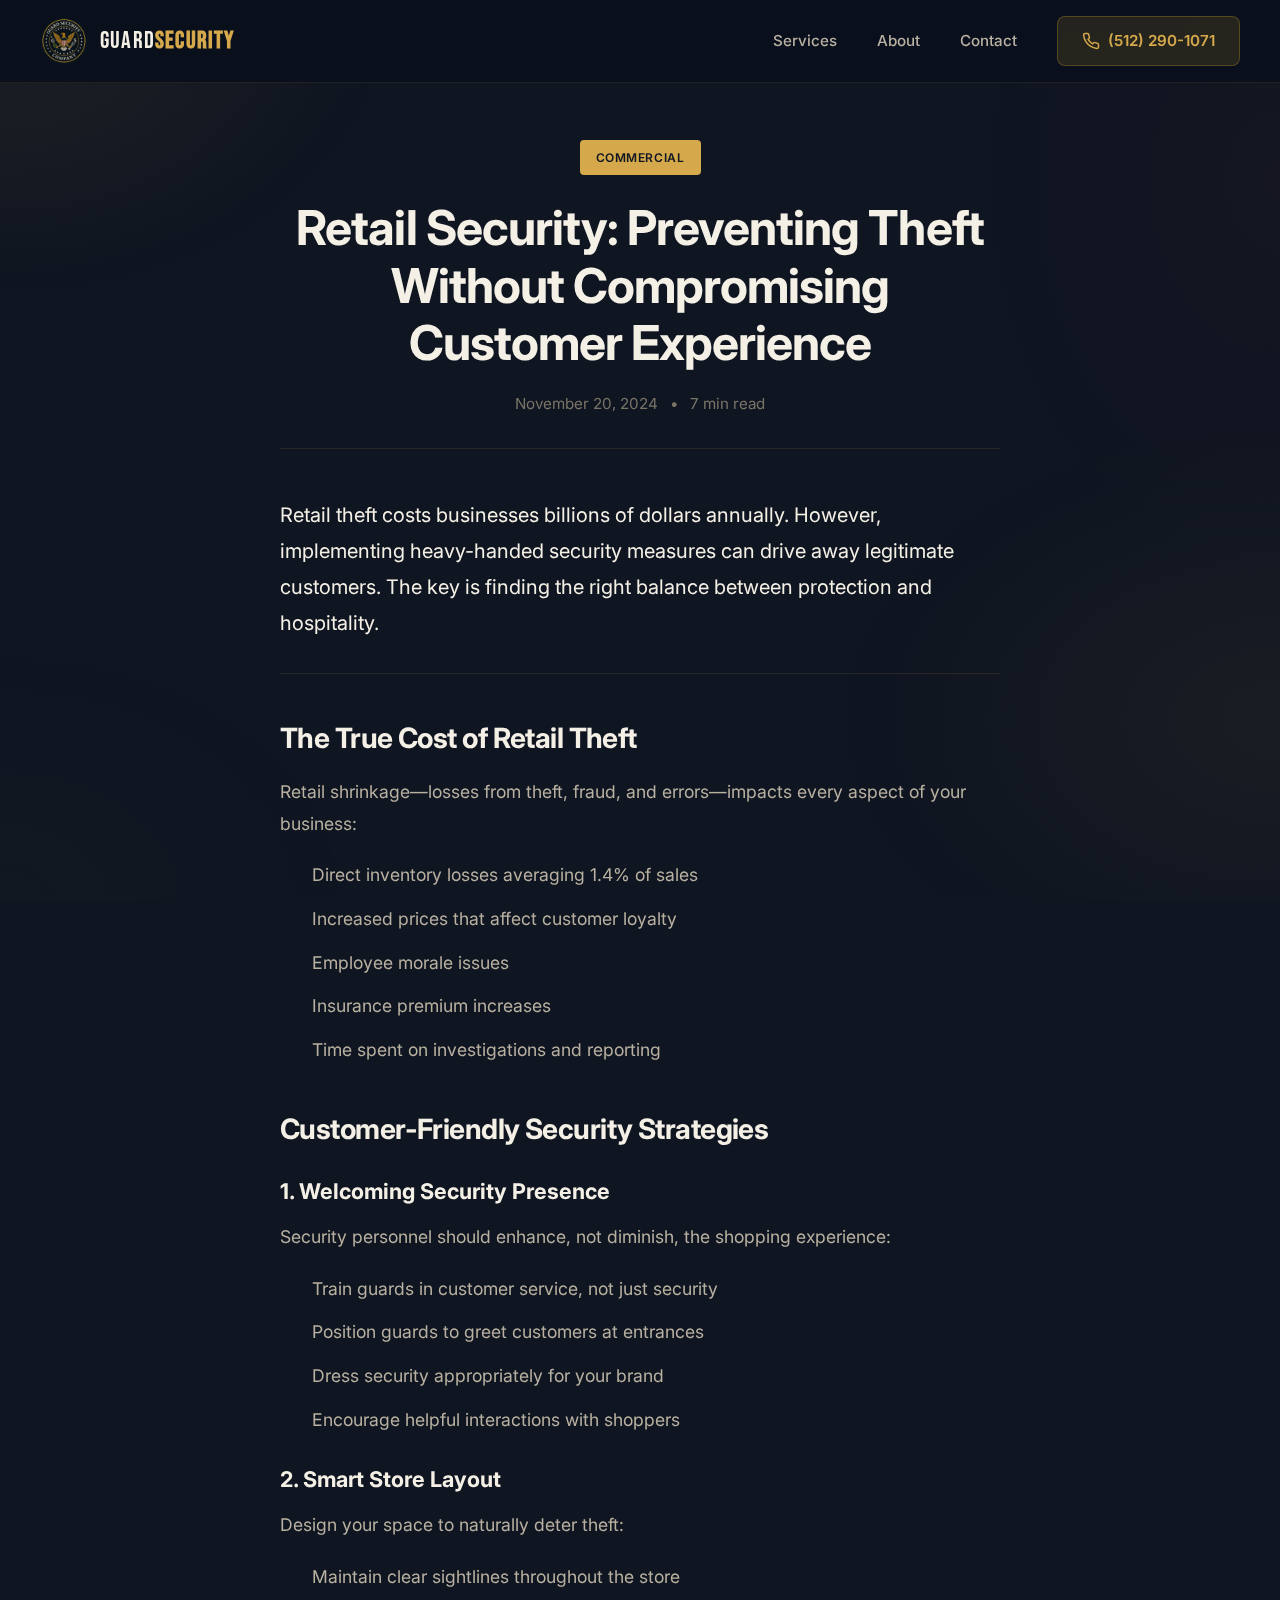
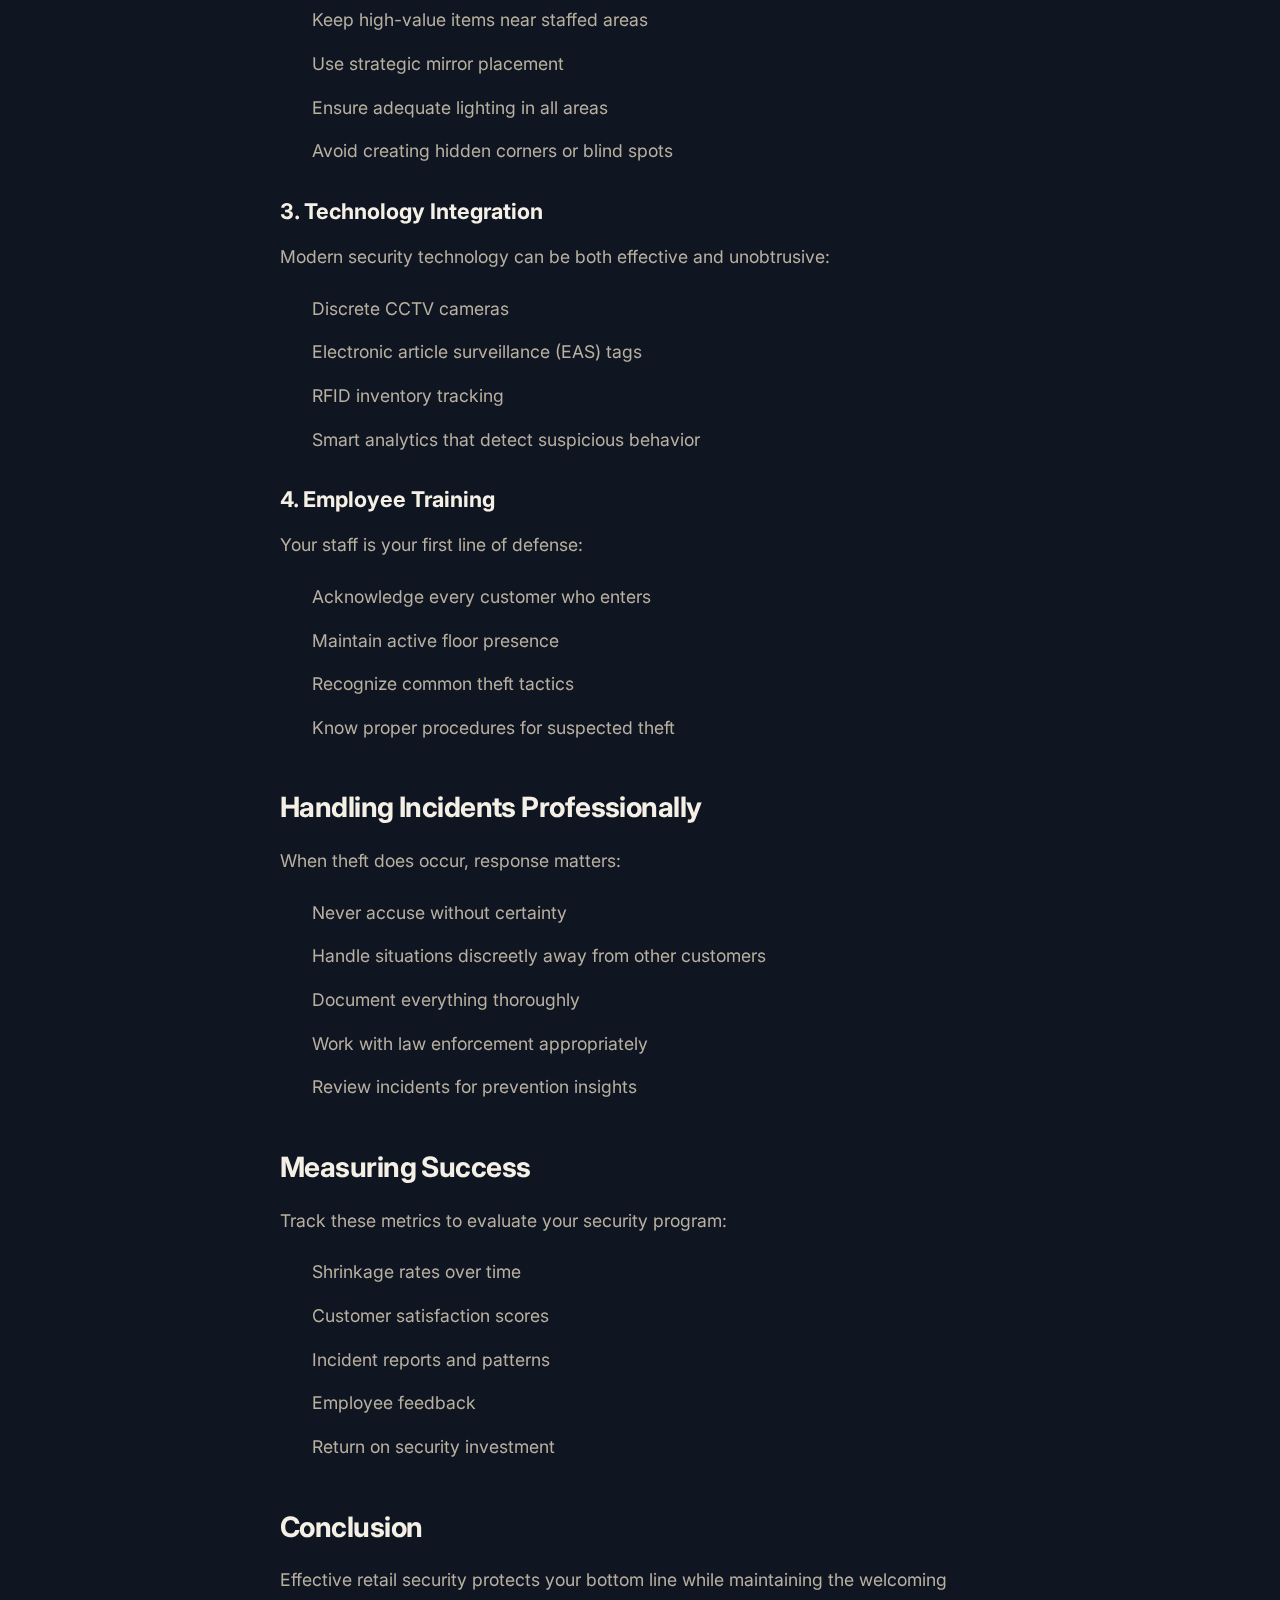
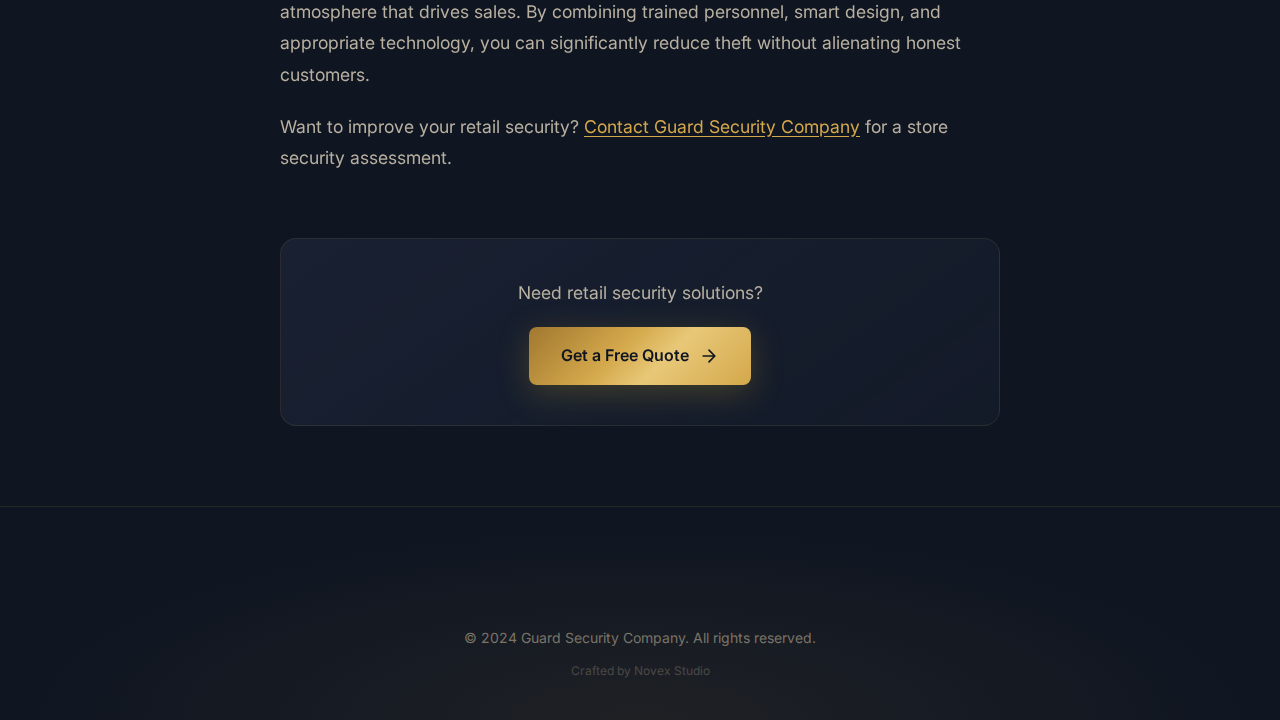
<file: blog-post-4.html>
<!DOCTYPE html>
<html lang="en" style="scroll-behavior: smooth;">
<head>
    <meta charset="UTF-8">
    <meta name="viewport" content="width=device-width, initial-scale=1.0">
    <title>Retail Security: Preventing Theft Without Compromising Customer Experience | Guard Security</title>
    <link rel="preconnect" href="https://fonts.googleapis.com">
    <link rel="preconnect" href="https://fonts.gstatic.com" crossorigin>
    <link href="https://fonts.googleapis.com/css2?family=Bebas+Neue&family=Inter:wght@400;500;600;700&display=swap" rel="stylesheet">
    <link rel="stylesheet" href="styles.css">
</head>
<body>
    <nav class="navbar scrolled" id="navbar">
        <div class="nav-container">
            <a href="index.html" class="logo">
                <img src="GCS+2.png" alt="Guard Security Company Logo" class="logo-img">
                <span>GUARD<strong>SECURITY</strong></span>
            </a>
            <div class="nav-links" id="navLinks">
                <a href="index.html#services">Services</a>
                <a href="index.html#about">About</a>
                <a href="index.html#contact">Contact</a>
                <a href="tel:+15122901071" class="nav-cta">
                    <svg viewBox="0 0 24 24" fill="none"><path d="M22 16.92v3a2 2 0 01-2.18 2 19.79 19.79 0 01-8.63-3.07 19.5 19.5 0 01-6-6 19.79 19.79 0 01-3.07-8.67A2 2 0 014.11 2h3a2 2 0 012 1.72 12.84 12.84 0 00.7 2.81 2 2 0 01-.45 2.11L8.09 9.91a16 16 0 006 6l1.27-1.27a2 2 0 012.11-.45 12.84 12.84 0 002.81.7A2 2 0 0122 16.92z" stroke="currentColor" stroke-width="2"/></svg>
                    (512) 290-1071
                </a>
            </div>
            <button class="mobile-toggle" id="mobileToggle"><span></span><span></span><span></span></button>
        </div>
    </nav>

    <!-- Floating Back Button -->
    <a href="blog.html" class="floating-back" id="floatingBack">
        <svg viewBox="0 0 24 24" fill="none">
            <path d="M19 12H5M12 19l-7-7 7-7" stroke="currentColor" stroke-width="2" stroke-linecap="round" stroke-linejoin="round"/>
        </svg>
        Back to Blogs
    </a>

    <article class="blog-post">
        <div class="container">
            <header class="blog-post-header">
                <span class="blog-category">Commercial</span>
                <h1>Retail Security: Preventing Theft Without Compromising Customer Experience</h1>
                <div class="blog-post-meta">
                    <span>November 20, 2024</span>
                    <span>•</span>
                    <span>7 min read</span>
                </div>
            </header>

            <div class="blog-post-content">
                <p class="lead">Retail theft costs businesses billions of dollars annually. However, implementing heavy-handed security measures can drive away legitimate customers. The key is finding the right balance between protection and hospitality.</p>

                <h2>The True Cost of Retail Theft</h2>
                <p>Retail shrinkage—losses from theft, fraud, and errors—impacts every aspect of your business:</p>
                <ul>
                    <li>Direct inventory losses averaging 1.4% of sales</li>
                    <li>Increased prices that affect customer loyalty</li>
                    <li>Employee morale issues</li>
                    <li>Insurance premium increases</li>
                    <li>Time spent on investigations and reporting</li>
                </ul>

                <h2>Customer-Friendly Security Strategies</h2>

                <h3>1. Welcoming Security Presence</h3>
                <p>Security personnel should enhance, not diminish, the shopping experience:</p>
                <ul>
                    <li>Train guards in customer service, not just security</li>
                    <li>Position guards to greet customers at entrances</li>
                    <li>Dress security appropriately for your brand</li>
                    <li>Encourage helpful interactions with shoppers</li>
                </ul>

                <h3>2. Smart Store Layout</h3>
                <p>Design your space to naturally deter theft:</p>
                <ul>
                    <li>Maintain clear sightlines throughout the store</li>
                    <li>Keep high-value items near staffed areas</li>
                    <li>Use strategic mirror placement</li>
                    <li>Ensure adequate lighting in all areas</li>
                    <li>Avoid creating hidden corners or blind spots</li>
                </ul>

                <h3>3. Technology Integration</h3>
                <p>Modern security technology can be both effective and unobtrusive:</p>
                <ul>
                    <li>Discrete CCTV cameras</li>
                    <li>Electronic article surveillance (EAS) tags</li>
                    <li>RFID inventory tracking</li>
                    <li>Smart analytics that detect suspicious behavior</li>
                </ul>

                <h3>4. Employee Training</h3>
                <p>Your staff is your first line of defense:</p>
                <ul>
                    <li>Acknowledge every customer who enters</li>
                    <li>Maintain active floor presence</li>
                    <li>Recognize common theft tactics</li>
                    <li>Know proper procedures for suspected theft</li>
                </ul>

                <h2>Handling Incidents Professionally</h2>
                <p>When theft does occur, response matters:</p>
                <ul>
                    <li>Never accuse without certainty</li>
                    <li>Handle situations discreetly away from other customers</li>
                    <li>Document everything thoroughly</li>
                    <li>Work with law enforcement appropriately</li>
                    <li>Review incidents for prevention insights</li>
                </ul>

                <h2>Measuring Success</h2>
                <p>Track these metrics to evaluate your security program:</p>
                <ul>
                    <li>Shrinkage rates over time</li>
                    <li>Customer satisfaction scores</li>
                    <li>Incident reports and patterns</li>
                    <li>Employee feedback</li>
                    <li>Return on security investment</li>
                </ul>

                <h2>Conclusion</h2>
                <p>Effective retail security protects your bottom line while maintaining the welcoming atmosphere that drives sales. By combining trained personnel, smart design, and appropriate technology, you can significantly reduce theft without alienating honest customers.</p>

                <p>Want to improve your retail security? <a href="index.html#contact">Contact Guard Security Company</a> for a store security assessment.</p>
            </div>

            <div class="blog-post-footer">
                <p>Need retail security solutions?</p>
                <a href="index.html#contact" class="btn btn-primary">Get a Free Quote <svg viewBox="0 0 24 24" fill="none"><path d="M5 12h14M12 5l7 7-7 7" stroke="currentColor" stroke-width="2" stroke-linecap="round" stroke-linejoin="round"/></svg></a>
            </div>
        </div>
    </article>

    <footer class="footer">
        <div class="container">
            <div class="footer-bottom">
                <p>&copy; 2024 Guard Security Company. All rights reserved.</p>
                <p class="site-credit">Crafted by <a href="https://novexstudio.com" target="_blank" rel="noopener">Novex Studio</a></p>
            </div>
        </div>
    </footer>
    <script>
        const mobileToggle = document.getElementById('mobileToggle');
        const navLinks = document.getElementById('navLinks');
        mobileToggle.addEventListener('click', () => {
            mobileToggle.classList.toggle('active');
            navLinks.classList.toggle('active');
        });
        
        // Floating back button - shows once scrolled down, stays visible permanently
        const floatingBack = document.getElementById('floatingBack');
        let backButtonShown = false;
        
        window.addEventListener('scroll', () => {
            if (window.scrollY > 300 && !backButtonShown) {
                floatingBack.classList.add('visible');
                backButtonShown = true;
            }
        });
    </script>
</body>
</html>
</file>
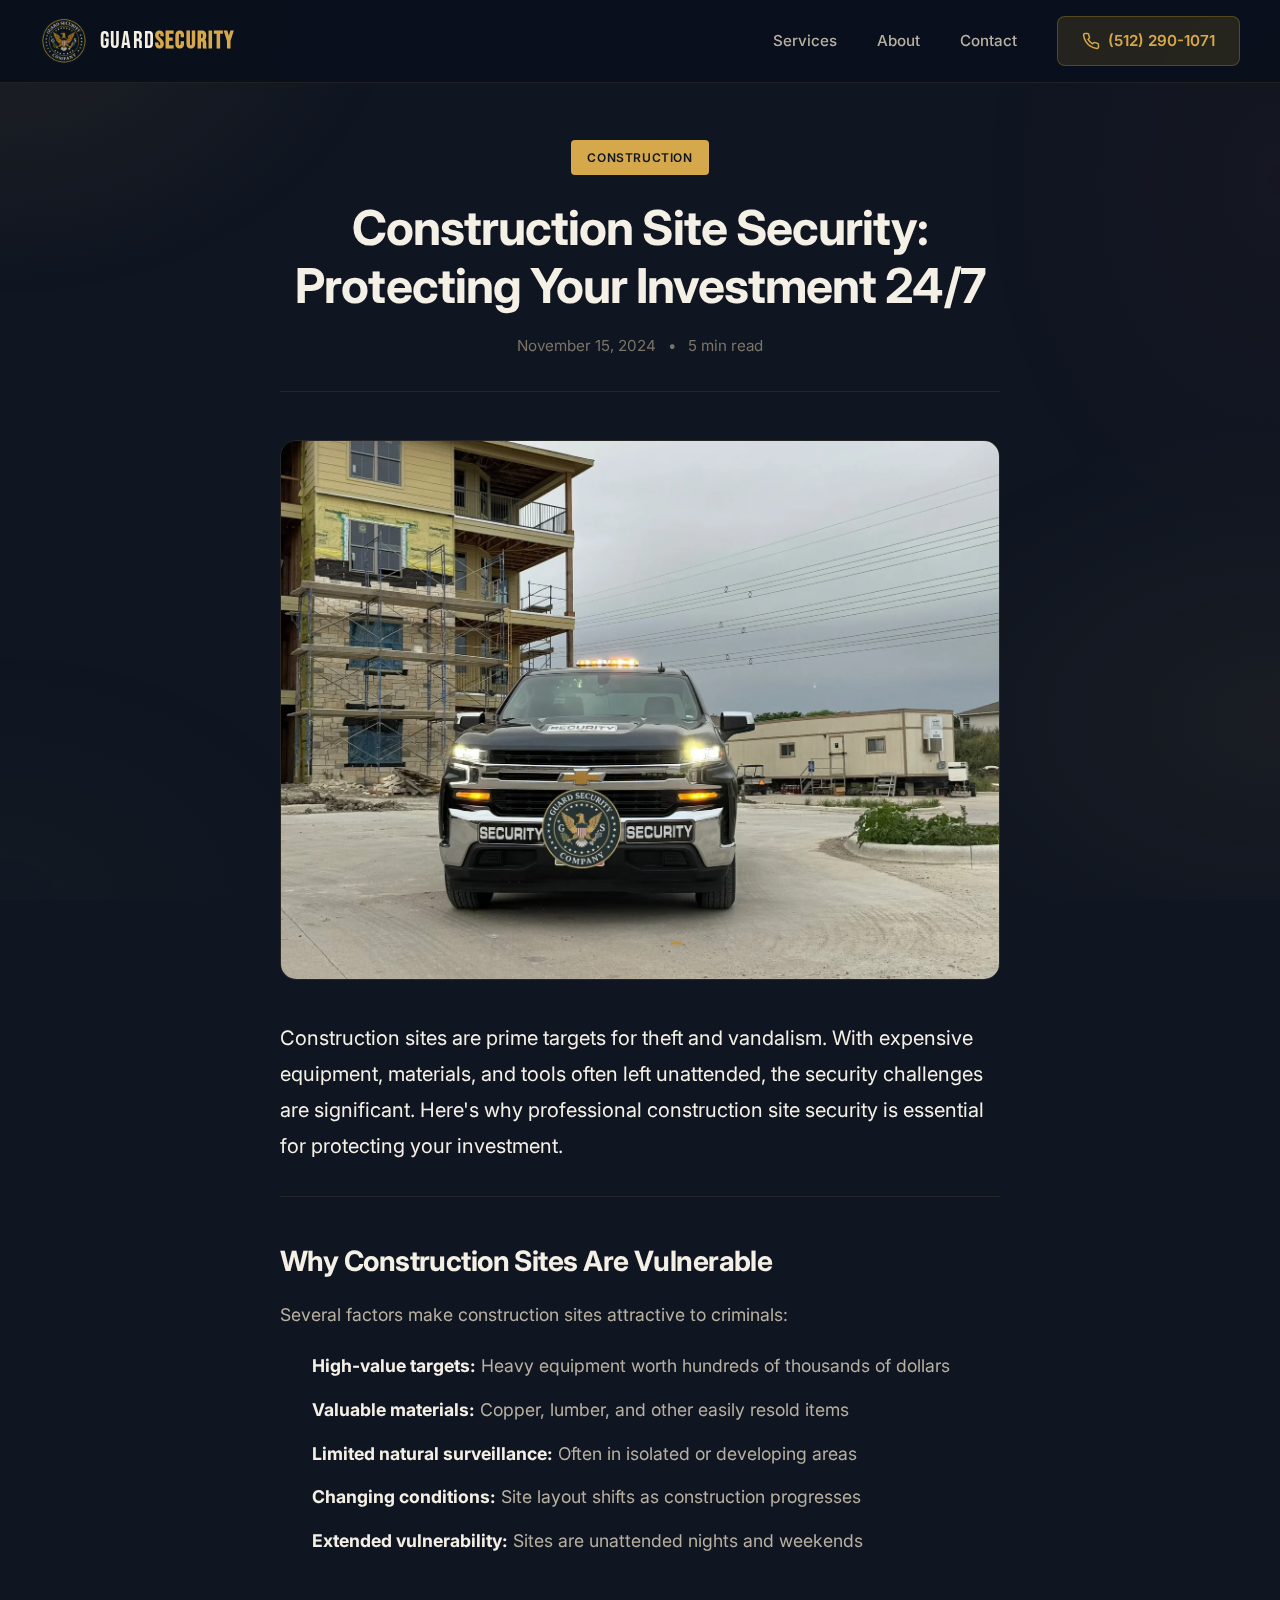
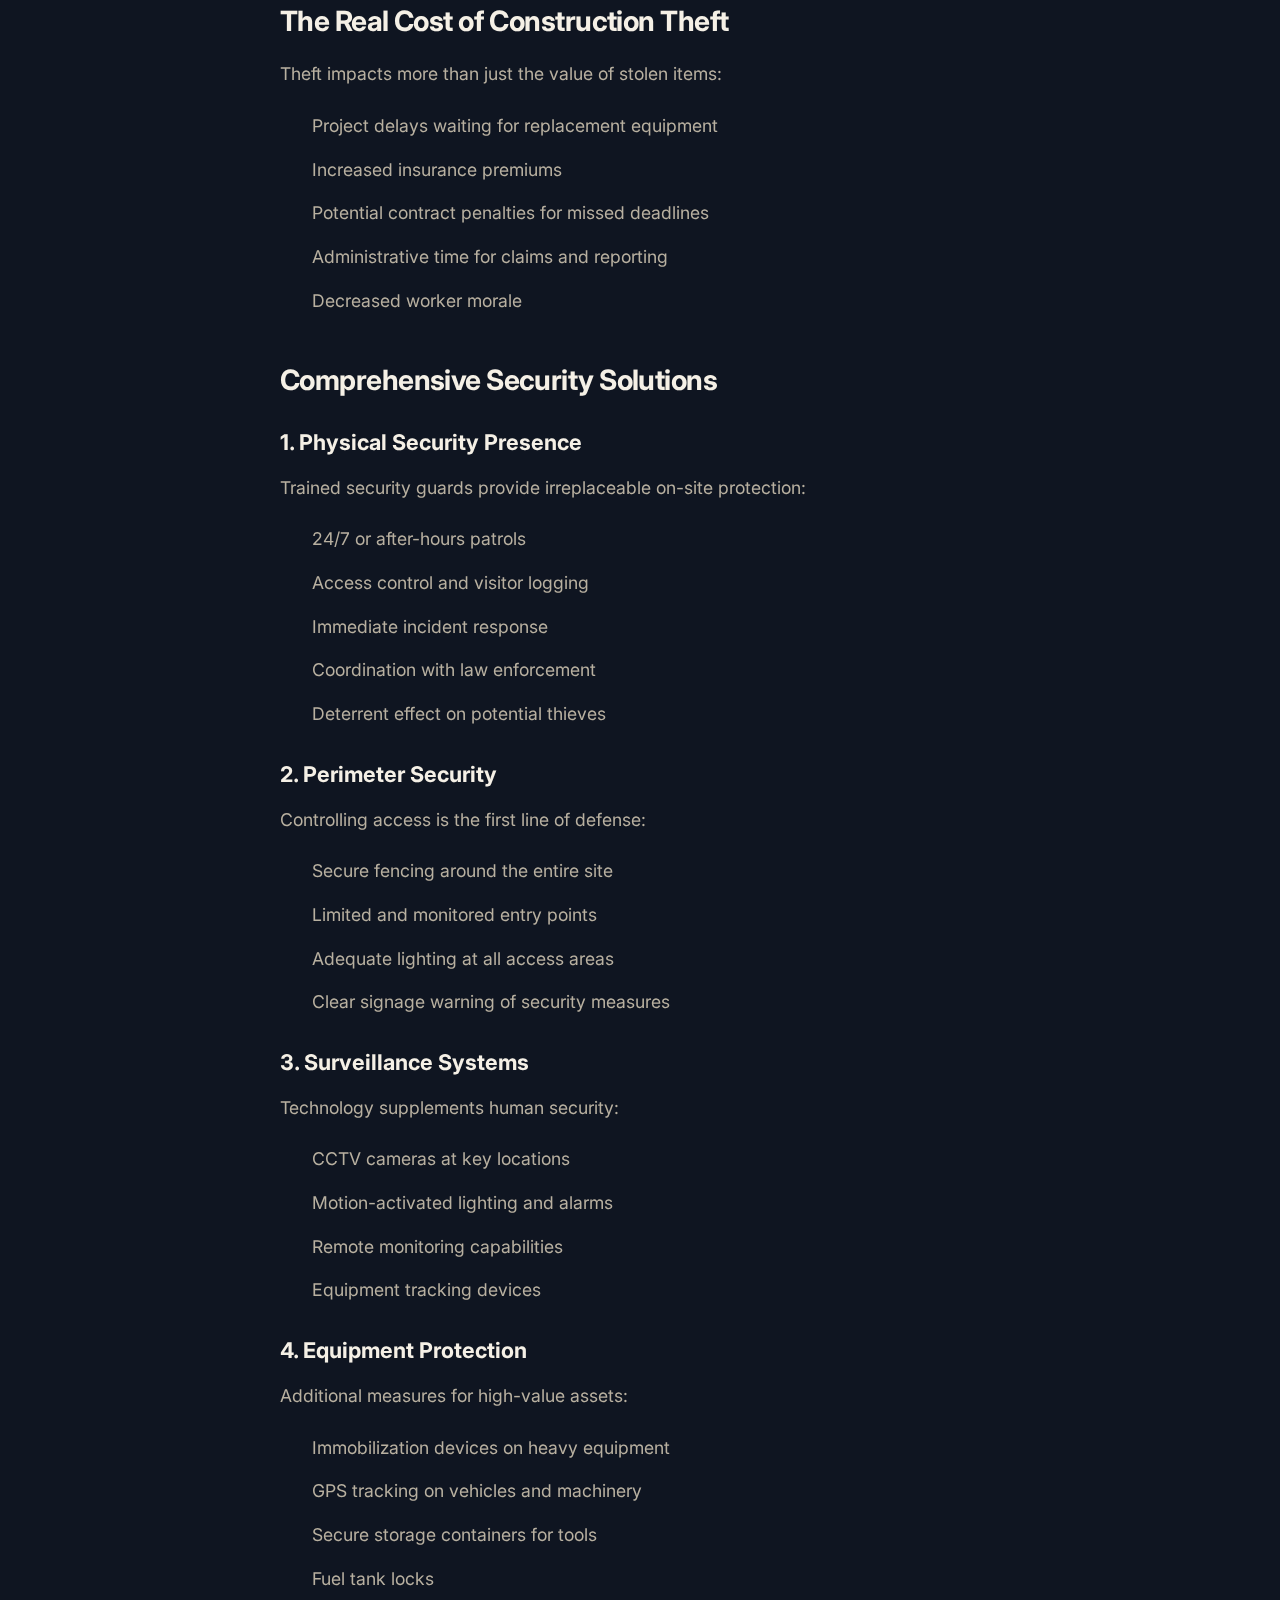
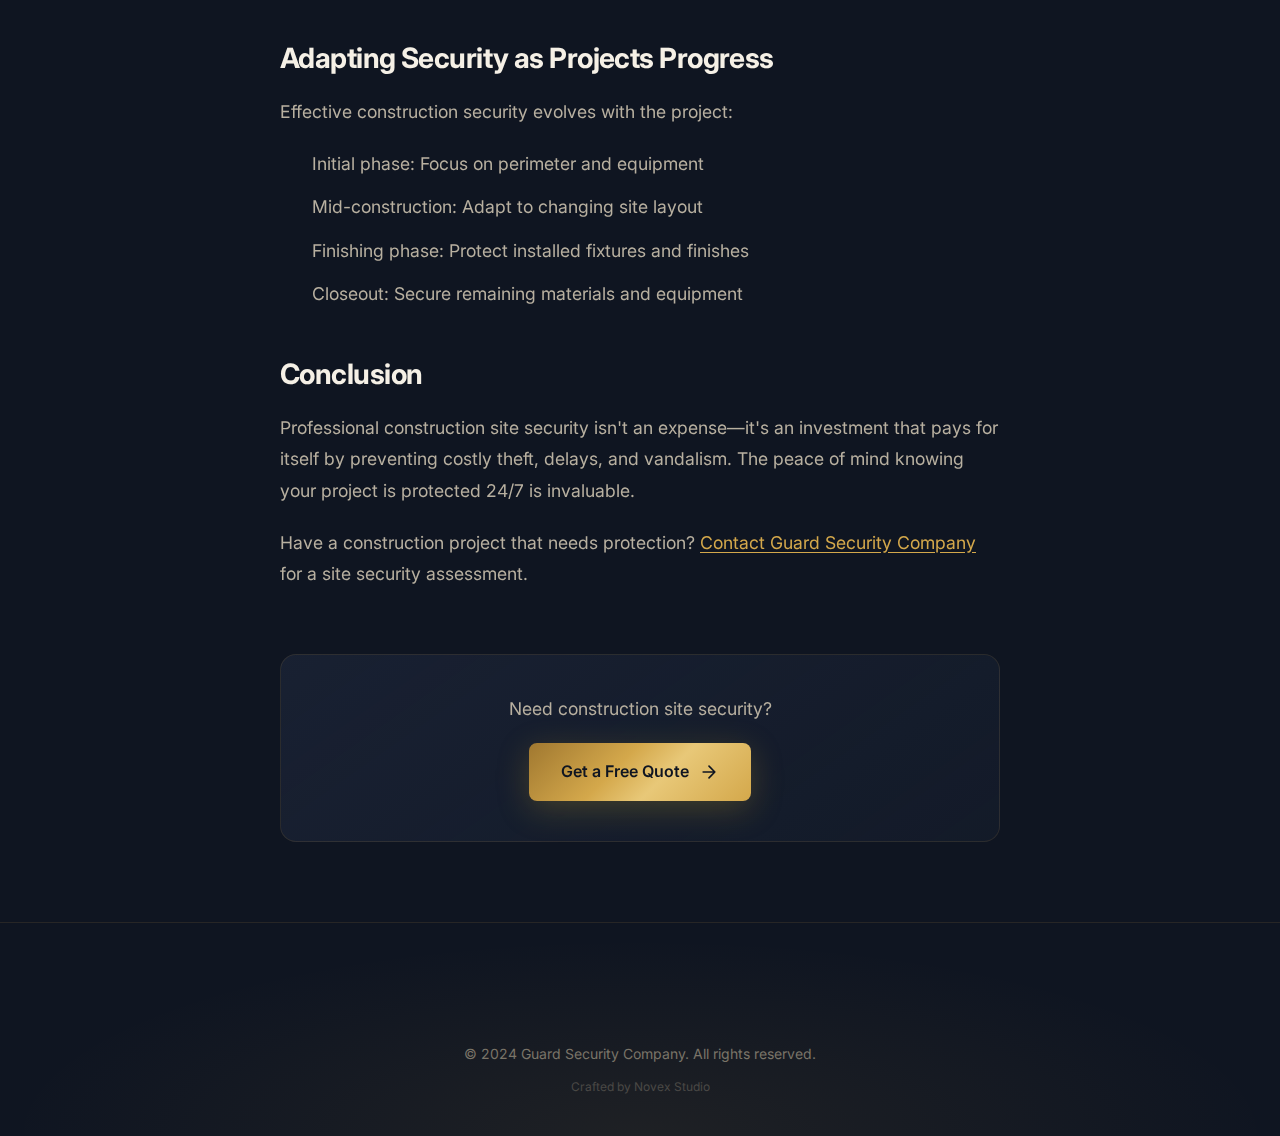
<file: blog-post-5.html>
<!DOCTYPE html>
<html lang="en" style="scroll-behavior: smooth;">
<head>
    <meta charset="UTF-8">
    <meta name="viewport" content="width=device-width, initial-scale=1.0">
    <title>Construction Site Security: Protecting Your Investment 24/7 | Guard Security</title>
    <link rel="preconnect" href="https://fonts.googleapis.com">
    <link rel="preconnect" href="https://fonts.gstatic.com" crossorigin>
    <link href="https://fonts.googleapis.com/css2?family=Bebas+Neue&family=Inter:wght@400;500;600;700&display=swap" rel="stylesheet">
    <link rel="stylesheet" href="styles.css">
</head>
<body>
    <nav class="navbar scrolled" id="navbar">
        <div class="nav-container">
            <a href="index.html" class="logo">
                <img src="GCS+2.png" alt="Guard Security Company Logo" class="logo-img">
                <span>GUARD<strong>SECURITY</strong></span>
            </a>
            <div class="nav-links" id="navLinks">
                <a href="index.html#services">Services</a>
                <a href="index.html#about">About</a>
                <a href="index.html#contact">Contact</a>
                <a href="tel:+15122901071" class="nav-cta">
                    <svg viewBox="0 0 24 24" fill="none"><path d="M22 16.92v3a2 2 0 01-2.18 2 19.79 19.79 0 01-8.63-3.07 19.5 19.5 0 01-6-6 19.79 19.79 0 01-3.07-8.67A2 2 0 014.11 2h3a2 2 0 012 1.72 12.84 12.84 0 00.7 2.81 2 2 0 01-.45 2.11L8.09 9.91a16 16 0 006 6l1.27-1.27a2 2 0 012.11-.45 12.84 12.84 0 002.81.7A2 2 0 0122 16.92z" stroke="currentColor" stroke-width="2"/></svg>
                    (512) 290-1071
                </a>
            </div>
            <button class="mobile-toggle" id="mobileToggle"><span></span><span></span><span></span></button>
        </div>
    </nav>

    <!-- Floating Back Button -->
    <a href="blog.html" class="floating-back" id="floatingBack">
        <svg viewBox="0 0 24 24" fill="none">
            <path d="M19 12H5M12 19l-7-7 7-7" stroke="currentColor" stroke-width="2" stroke-linecap="round" stroke-linejoin="round"/>
        </svg>
        Back to Blogs
    </a>

    <article class="blog-post">
        <div class="container">
            <header class="blog-post-header">
                <span class="blog-category">Construction</span>
                <h1>Construction Site Security: Protecting Your Investment 24/7</h1>
                <div class="blog-post-meta">
                    <span>November 15, 2024</span>
                    <span>•</span>
                    <span>5 min read</span>
                </div>
            </header>

            <div class="blog-post-image">
                <img src="constructionsideGSC.webp" alt="Guard Security Company - Construction Site Security">
            </div>

            <div class="blog-post-content">
                <p class="lead">Construction sites are prime targets for theft and vandalism. With expensive equipment, materials, and tools often left unattended, the security challenges are significant. Here's why professional construction site security is essential for protecting your investment.</p>

                <h2>Why Construction Sites Are Vulnerable</h2>
                <p>Several factors make construction sites attractive to criminals:</p>
                <ul>
                    <li><strong>High-value targets:</strong> Heavy equipment worth hundreds of thousands of dollars</li>
                    <li><strong>Valuable materials:</strong> Copper, lumber, and other easily resold items</li>
                    <li><strong>Limited natural surveillance:</strong> Often in isolated or developing areas</li>
                    <li><strong>Changing conditions:</strong> Site layout shifts as construction progresses</li>
                    <li><strong>Extended vulnerability:</strong> Sites are unattended nights and weekends</li>
                </ul>

                <h2>The Real Cost of Construction Theft</h2>
                <p>Theft impacts more than just the value of stolen items:</p>
                <ul>
                    <li>Project delays waiting for replacement equipment</li>
                    <li>Increased insurance premiums</li>
                    <li>Potential contract penalties for missed deadlines</li>
                    <li>Administrative time for claims and reporting</li>
                    <li>Decreased worker morale</li>
                </ul>

                <h2>Comprehensive Security Solutions</h2>

                <h3>1. Physical Security Presence</h3>
                <p>Trained security guards provide irreplaceable on-site protection:</p>
                <ul>
                    <li>24/7 or after-hours patrols</li>
                    <li>Access control and visitor logging</li>
                    <li>Immediate incident response</li>
                    <li>Coordination with law enforcement</li>
                    <li>Deterrent effect on potential thieves</li>
                </ul>

                <h3>2. Perimeter Security</h3>
                <p>Controlling access is the first line of defense:</p>
                <ul>
                    <li>Secure fencing around the entire site</li>
                    <li>Limited and monitored entry points</li>
                    <li>Adequate lighting at all access areas</li>
                    <li>Clear signage warning of security measures</li>
                </ul>

                <h3>3. Surveillance Systems</h3>
                <p>Technology supplements human security:</p>
                <ul>
                    <li>CCTV cameras at key locations</li>
                    <li>Motion-activated lighting and alarms</li>
                    <li>Remote monitoring capabilities</li>
                    <li>Equipment tracking devices</li>
                </ul>

                <h3>4. Equipment Protection</h3>
                <p>Additional measures for high-value assets:</p>
                <ul>
                    <li>Immobilization devices on heavy equipment</li>
                    <li>GPS tracking on vehicles and machinery</li>
                    <li>Secure storage containers for tools</li>
                    <li>Fuel tank locks</li>
                </ul>

                <h2>Adapting Security as Projects Progress</h2>
                <p>Effective construction security evolves with the project:</p>
                <ul>
                    <li>Initial phase: Focus on perimeter and equipment</li>
                    <li>Mid-construction: Adapt to changing site layout</li>
                    <li>Finishing phase: Protect installed fixtures and finishes</li>
                    <li>Closeout: Secure remaining materials and equipment</li>
                </ul>

                <h2>Conclusion</h2>
                <p>Professional construction site security isn't an expense—it's an investment that pays for itself by preventing costly theft, delays, and vandalism. The peace of mind knowing your project is protected 24/7 is invaluable.</p>

                <p>Have a construction project that needs protection? <a href="index.html#contact">Contact Guard Security Company</a> for a site security assessment.</p>
            </div>

            <div class="blog-post-footer">
                <p>Need construction site security?</p>
                <a href="index.html#contact" class="btn btn-primary">Get a Free Quote <svg viewBox="0 0 24 24" fill="none"><path d="M5 12h14M12 5l7 7-7 7" stroke="currentColor" stroke-width="2" stroke-linecap="round" stroke-linejoin="round"/></svg></a>
            </div>
        </div>
    </article>

    <footer class="footer">
        <div class="container">
            <div class="footer-bottom">
                <p>&copy; 2024 Guard Security Company. All rights reserved.</p>
                <p class="site-credit">Crafted by <a href="https://novexstudio.com" target="_blank" rel="noopener">Novex Studio</a></p>
            </div>
        </div>
    </footer>
    <script>
        const mobileToggle=document.getElementById('mobileToggle'),navLinks=document.getElementById('navLinks');
        mobileToggle.addEventListener('click',()=>{mobileToggle.classList.toggle('active');navLinks.classList.toggle('active');});
        
        // Floating back button - shows once scrolled down, stays visible permanently
        const floatingBack = document.getElementById('floatingBack');
        let backButtonShown = false;
        
        window.addEventListener('scroll', () => {
            if (window.scrollY > 300 && !backButtonShown) {
                floatingBack.classList.add('visible');
                backButtonShown = true;
            }
        });
    </script>
</body>
</html>
</file>
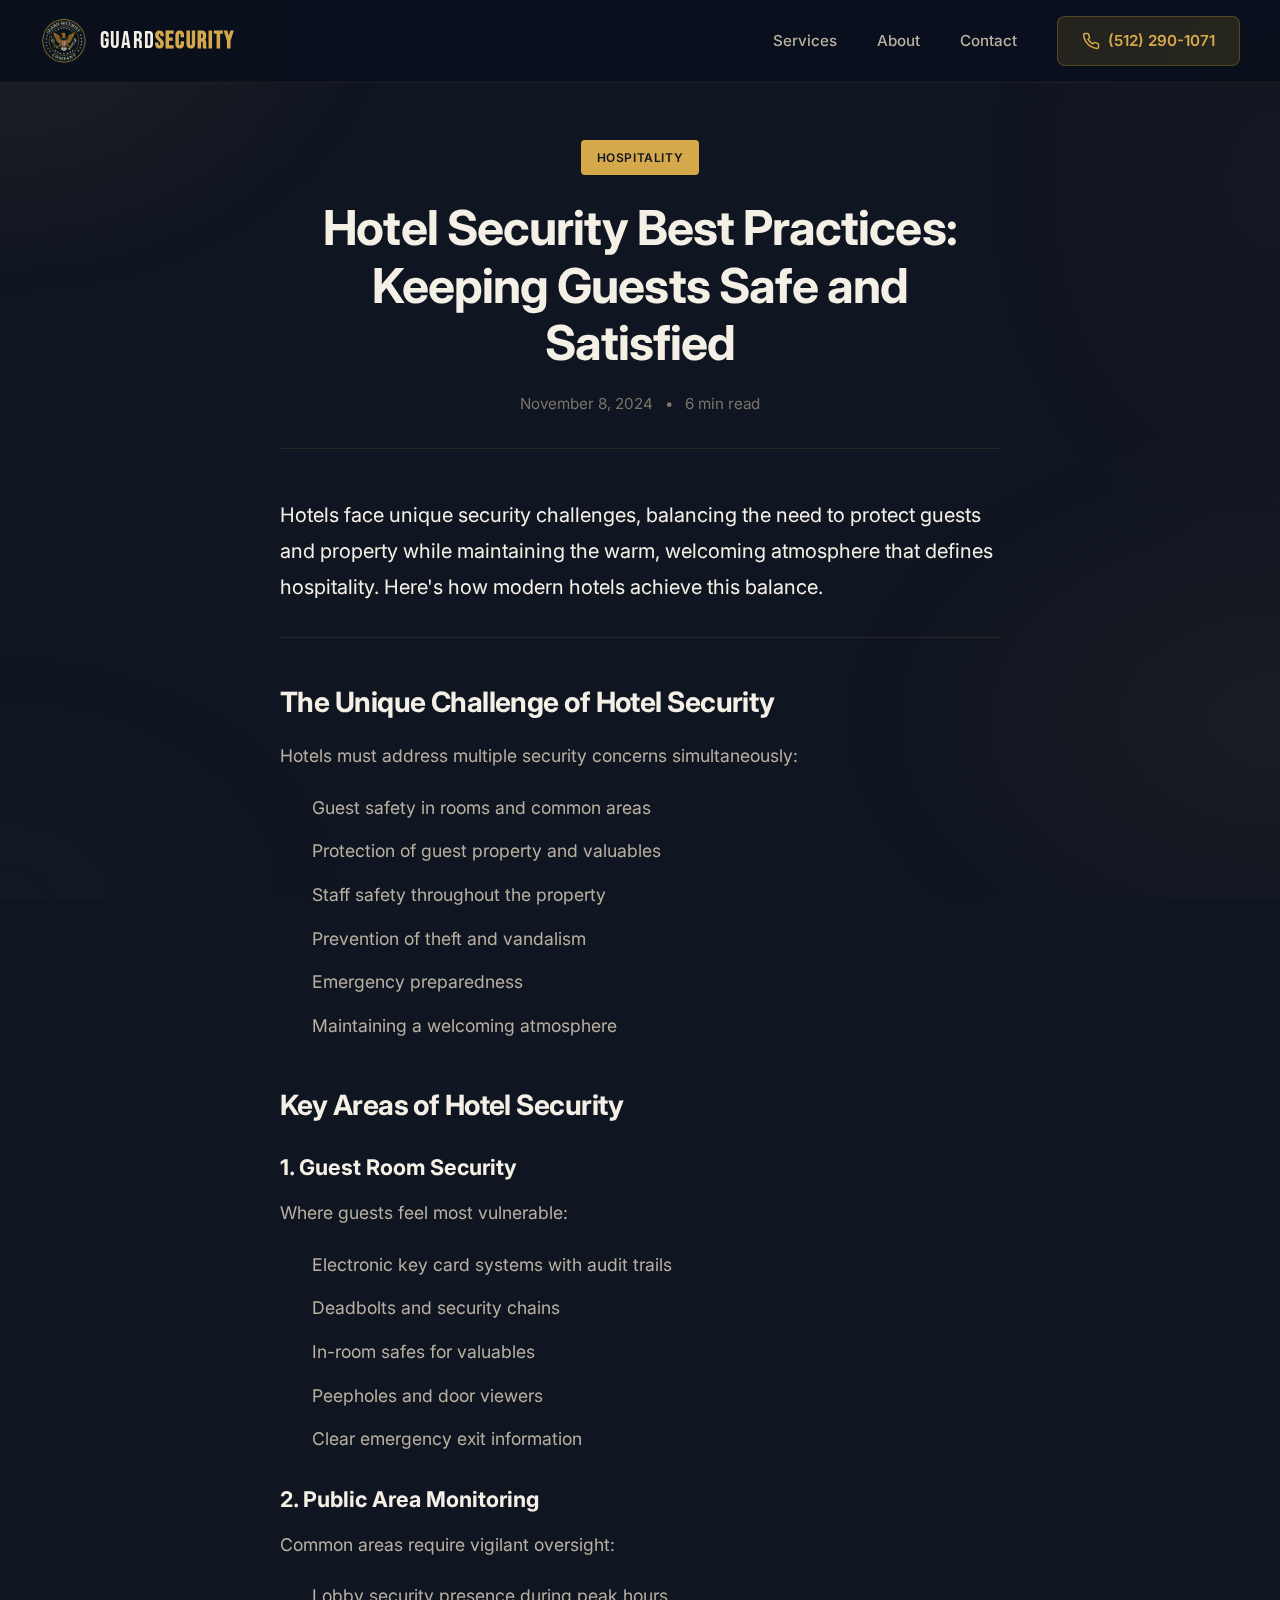
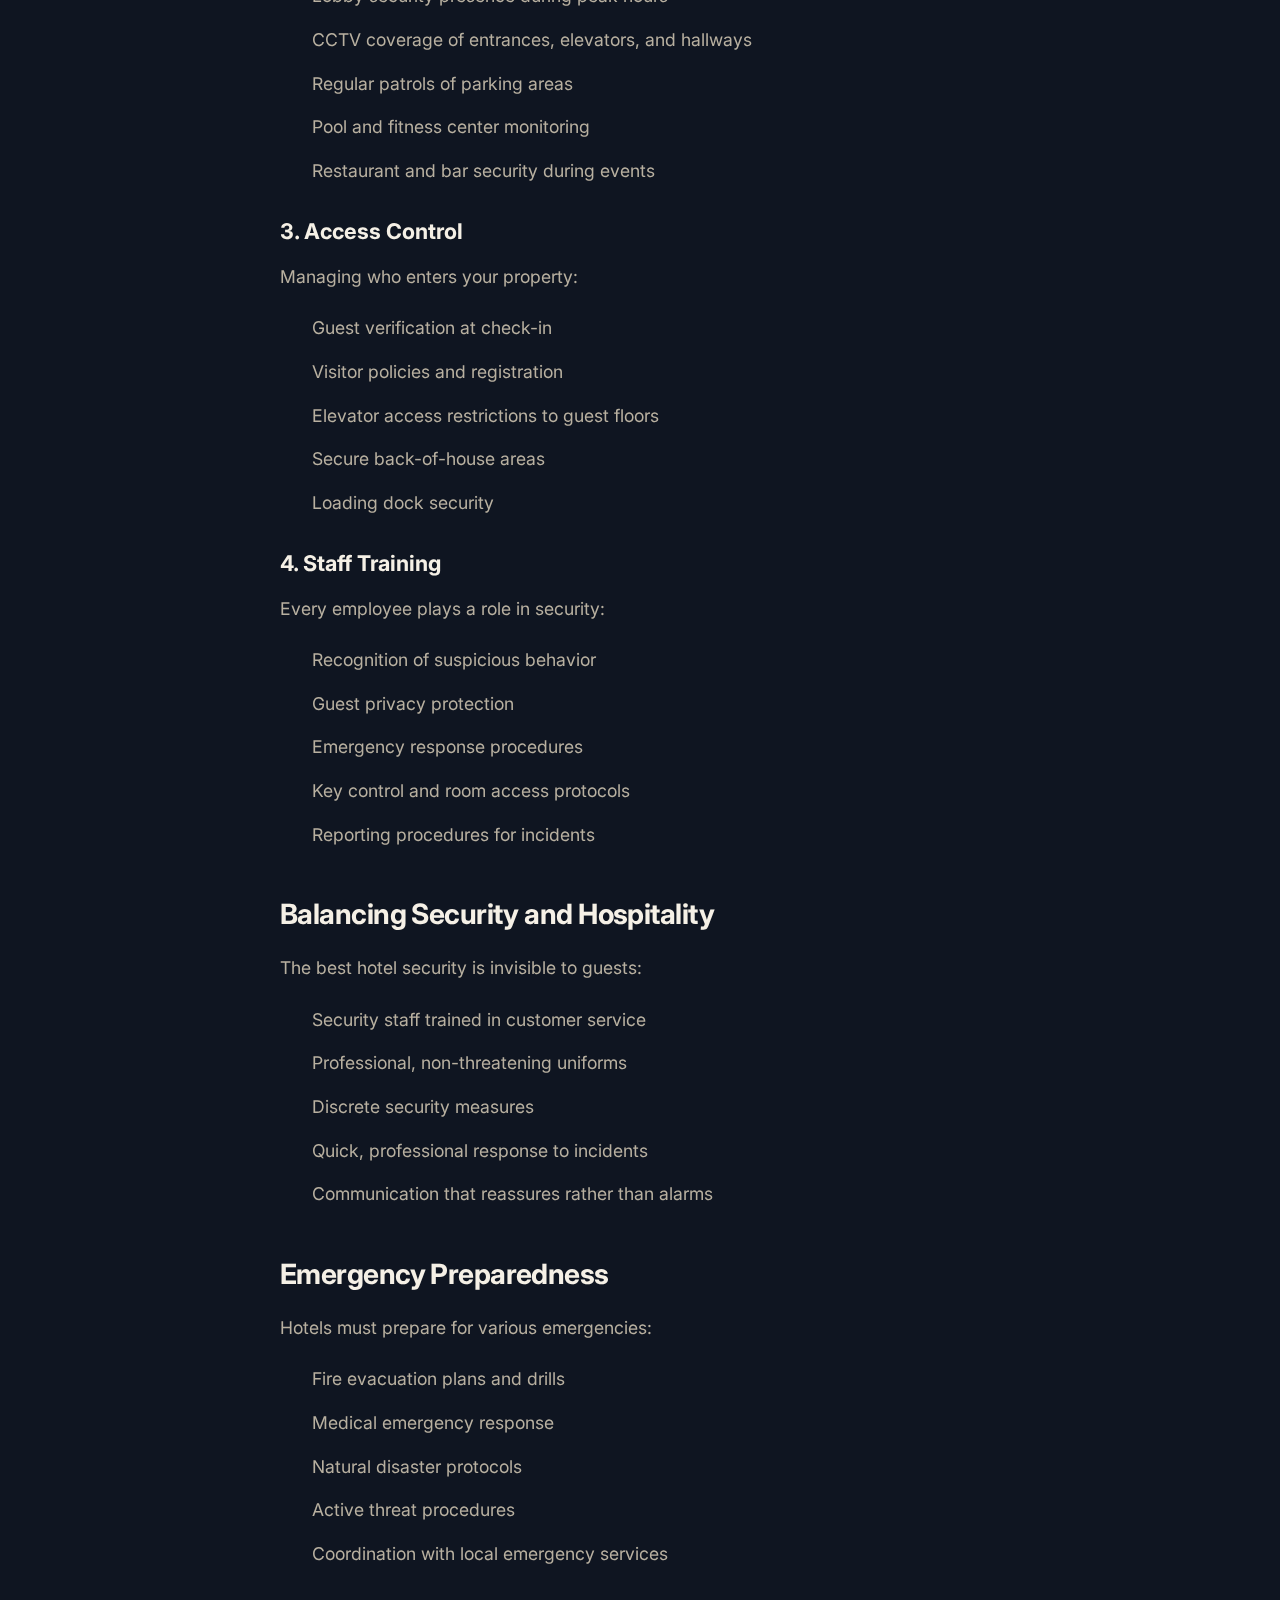
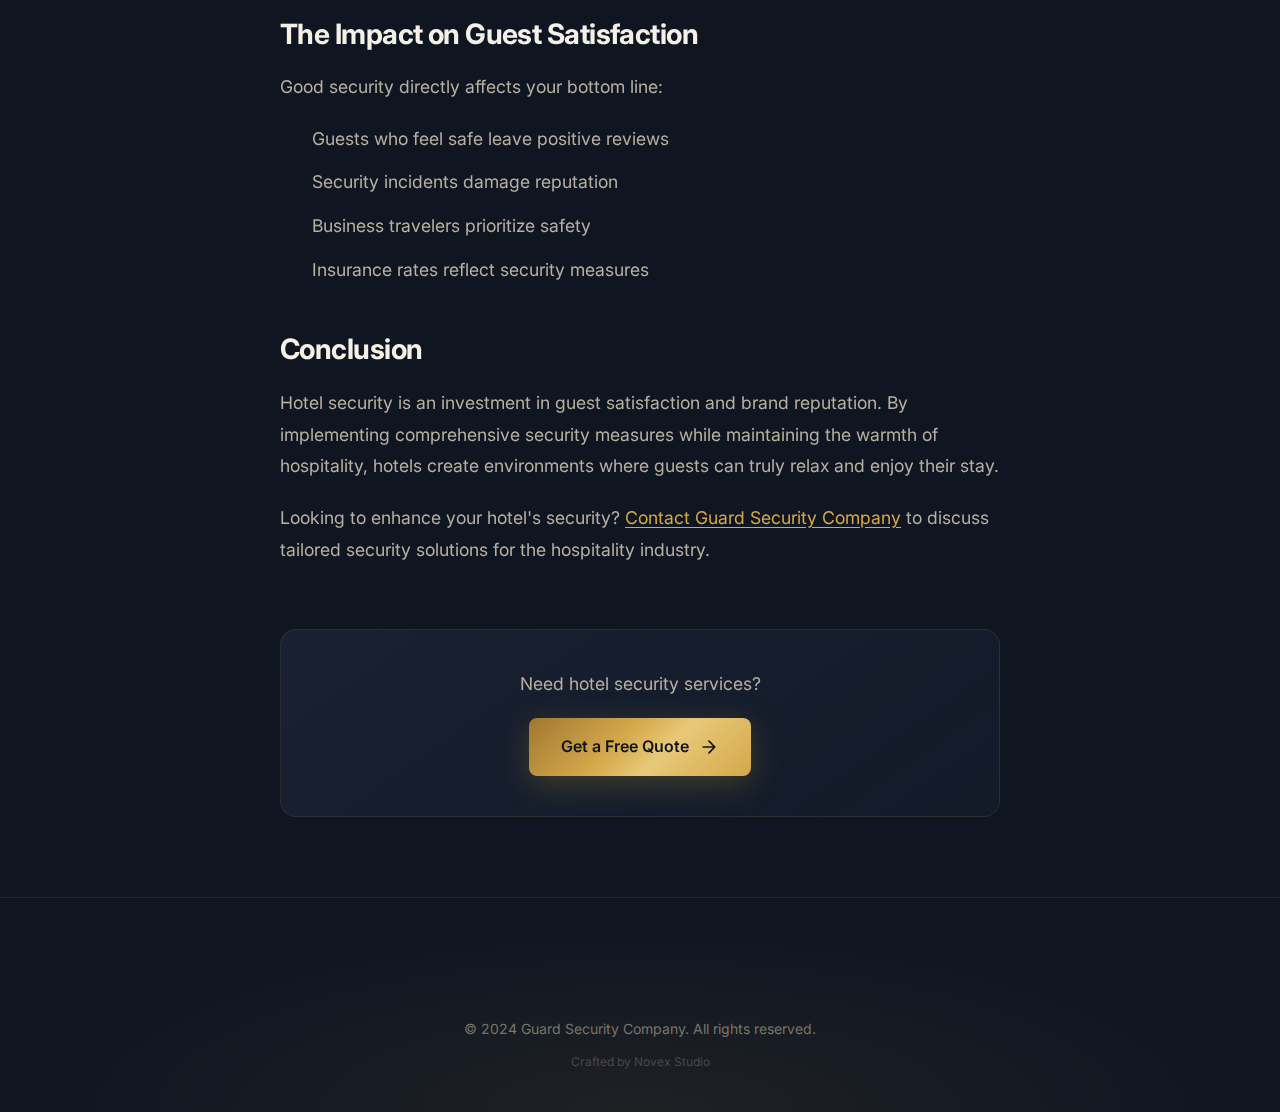
<file: blog-post-6.html>
<!DOCTYPE html>
<html lang="en" style="scroll-behavior: smooth;">
<head>
    <meta charset="UTF-8">
    <meta name="viewport" content="width=device-width, initial-scale=1.0">
    <title>Hotel Security Best Practices | Guard Security</title>
    <link rel="preconnect" href="https://fonts.googleapis.com">
    <link rel="preconnect" href="https://fonts.gstatic.com" crossorigin>
    <link href="https://fonts.googleapis.com/css2?family=Bebas+Neue&family=Inter:wght@400;500;600;700&display=swap" rel="stylesheet">
    <link rel="stylesheet" href="styles.css">
</head>
<body>
    <nav class="navbar scrolled" id="navbar">
        <div class="nav-container">
            <a href="index.html" class="logo">
                <img src="GCS+2.png" alt="Guard Security Company Logo" class="logo-img">
                <span>GUARD<strong>SECURITY</strong></span>
            </a>
            <div class="nav-links" id="navLinks">
                <a href="index.html#services">Services</a>
                <a href="index.html#about">About</a>
                <a href="index.html#contact">Contact</a>
                <a href="tel:+15122901071" class="nav-cta">
                    <svg viewBox="0 0 24 24" fill="none"><path d="M22 16.92v3a2 2 0 01-2.18 2 19.79 19.79 0 01-8.63-3.07 19.5 19.5 0 01-6-6 19.79 19.79 0 01-3.07-8.67A2 2 0 014.11 2h3a2 2 0 012 1.72 12.84 12.84 0 00.7 2.81 2 2 0 01-.45 2.11L8.09 9.91a16 16 0 006 6l1.27-1.27a2 2 0 012.11-.45 12.84 12.84 0 002.81.7A2 2 0 0122 16.92z" stroke="currentColor" stroke-width="2"/></svg>
                    (512) 290-1071
                </a>
            </div>
            <button class="mobile-toggle" id="mobileToggle"><span></span><span></span><span></span></button>
        </div>
    </nav>

    <!-- Floating Back Button -->
    <a href="blog.html" class="floating-back" id="floatingBack">
        <svg viewBox="0 0 24 24" fill="none">
            <path d="M19 12H5M12 19l-7-7 7-7" stroke="currentColor" stroke-width="2" stroke-linecap="round" stroke-linejoin="round"/>
        </svg>
        Back to Blogs
    </a>

    <article class="blog-post">
        <div class="container">
            <header class="blog-post-header">
                <span class="blog-category">Hospitality</span>
                <h1>Hotel Security Best Practices: Keeping Guests Safe and Satisfied</h1>
                <div class="blog-post-meta">
                    <span>November 8, 2024</span>
                    <span>•</span>
                    <span>6 min read</span>
                </div>
            </header>

            <div class="blog-post-content">
                <p class="lead">Hotels face unique security challenges, balancing the need to protect guests and property while maintaining the warm, welcoming atmosphere that defines hospitality. Here's how modern hotels achieve this balance.</p>

                <h2>The Unique Challenge of Hotel Security</h2>
                <p>Hotels must address multiple security concerns simultaneously:</p>
                <ul>
                    <li>Guest safety in rooms and common areas</li>
                    <li>Protection of guest property and valuables</li>
                    <li>Staff safety throughout the property</li>
                    <li>Prevention of theft and vandalism</li>
                    <li>Emergency preparedness</li>
                    <li>Maintaining a welcoming atmosphere</li>
                </ul>

                <h2>Key Areas of Hotel Security</h2>

                <h3>1. Guest Room Security</h3>
                <p>Where guests feel most vulnerable:</p>
                <ul>
                    <li>Electronic key card systems with audit trails</li>
                    <li>Deadbolts and security chains</li>
                    <li>In-room safes for valuables</li>
                    <li>Peepholes and door viewers</li>
                    <li>Clear emergency exit information</li>
                </ul>

                <h3>2. Public Area Monitoring</h3>
                <p>Common areas require vigilant oversight:</p>
                <ul>
                    <li>Lobby security presence during peak hours</li>
                    <li>CCTV coverage of entrances, elevators, and hallways</li>
                    <li>Regular patrols of parking areas</li>
                    <li>Pool and fitness center monitoring</li>
                    <li>Restaurant and bar security during events</li>
                </ul>

                <h3>3. Access Control</h3>
                <p>Managing who enters your property:</p>
                <ul>
                    <li>Guest verification at check-in</li>
                    <li>Visitor policies and registration</li>
                    <li>Elevator access restrictions to guest floors</li>
                    <li>Secure back-of-house areas</li>
                    <li>Loading dock security</li>
                </ul>

                <h3>4. Staff Training</h3>
                <p>Every employee plays a role in security:</p>
                <ul>
                    <li>Recognition of suspicious behavior</li>
                    <li>Guest privacy protection</li>
                    <li>Emergency response procedures</li>
                    <li>Key control and room access protocols</li>
                    <li>Reporting procedures for incidents</li>
                </ul>

                <h2>Balancing Security and Hospitality</h2>
                <p>The best hotel security is invisible to guests:</p>
                <ul>
                    <li>Security staff trained in customer service</li>
                    <li>Professional, non-threatening uniforms</li>
                    <li>Discrete security measures</li>
                    <li>Quick, professional response to incidents</li>
                    <li>Communication that reassures rather than alarms</li>
                </ul>

                <h2>Emergency Preparedness</h2>
                <p>Hotels must prepare for various emergencies:</p>
                <ul>
                    <li>Fire evacuation plans and drills</li>
                    <li>Medical emergency response</li>
                    <li>Natural disaster protocols</li>
                    <li>Active threat procedures</li>
                    <li>Coordination with local emergency services</li>
                </ul>

                <h2>The Impact on Guest Satisfaction</h2>
                <p>Good security directly affects your bottom line:</p>
                <ul>
                    <li>Guests who feel safe leave positive reviews</li>
                    <li>Security incidents damage reputation</li>
                    <li>Business travelers prioritize safety</li>
                    <li>Insurance rates reflect security measures</li>
                </ul>

                <h2>Conclusion</h2>
                <p>Hotel security is an investment in guest satisfaction and brand reputation. By implementing comprehensive security measures while maintaining the warmth of hospitality, hotels create environments where guests can truly relax and enjoy their stay.</p>

                <p>Looking to enhance your hotel's security? <a href="index.html#contact">Contact Guard Security Company</a> to discuss tailored security solutions for the hospitality industry.</p>
            </div>

            <div class="blog-post-footer">
                <p>Need hotel security services?</p>
                <a href="index.html#contact" class="btn btn-primary">Get a Free Quote <svg viewBox="0 0 24 24" fill="none"><path d="M5 12h14M12 5l7 7-7 7" stroke="currentColor" stroke-width="2" stroke-linecap="round" stroke-linejoin="round"/></svg></a>
            </div>
        </div>
    </article>

    <footer class="footer">
        <div class="container">
            <div class="footer-bottom">
                <p>&copy; 2024 Guard Security Company. All rights reserved.</p>
                <p class="site-credit">Crafted by <a href="https://novexstudio.com" target="_blank" rel="noopener">Novex Studio</a></p>
            </div>
        </div>
    </footer>
    <script>
        const mobileToggle = document.getElementById('mobileToggle');
        const navLinks = document.getElementById('navLinks');
        mobileToggle.addEventListener('click', () => {
            mobileToggle.classList.toggle('active');
            navLinks.classList.toggle('active');
        });
        
        // Floating back button - shows once scrolled down, stays visible permanently
        const floatingBack = document.getElementById('floatingBack');
        let backButtonShown = false;
        
        window.addEventListener('scroll', () => {
            if (window.scrollY > 300 && !backButtonShown) {
                floatingBack.classList.add('visible');
                backButtonShown = true;
            }
        });
    </script>
</body>
</html>
</file>
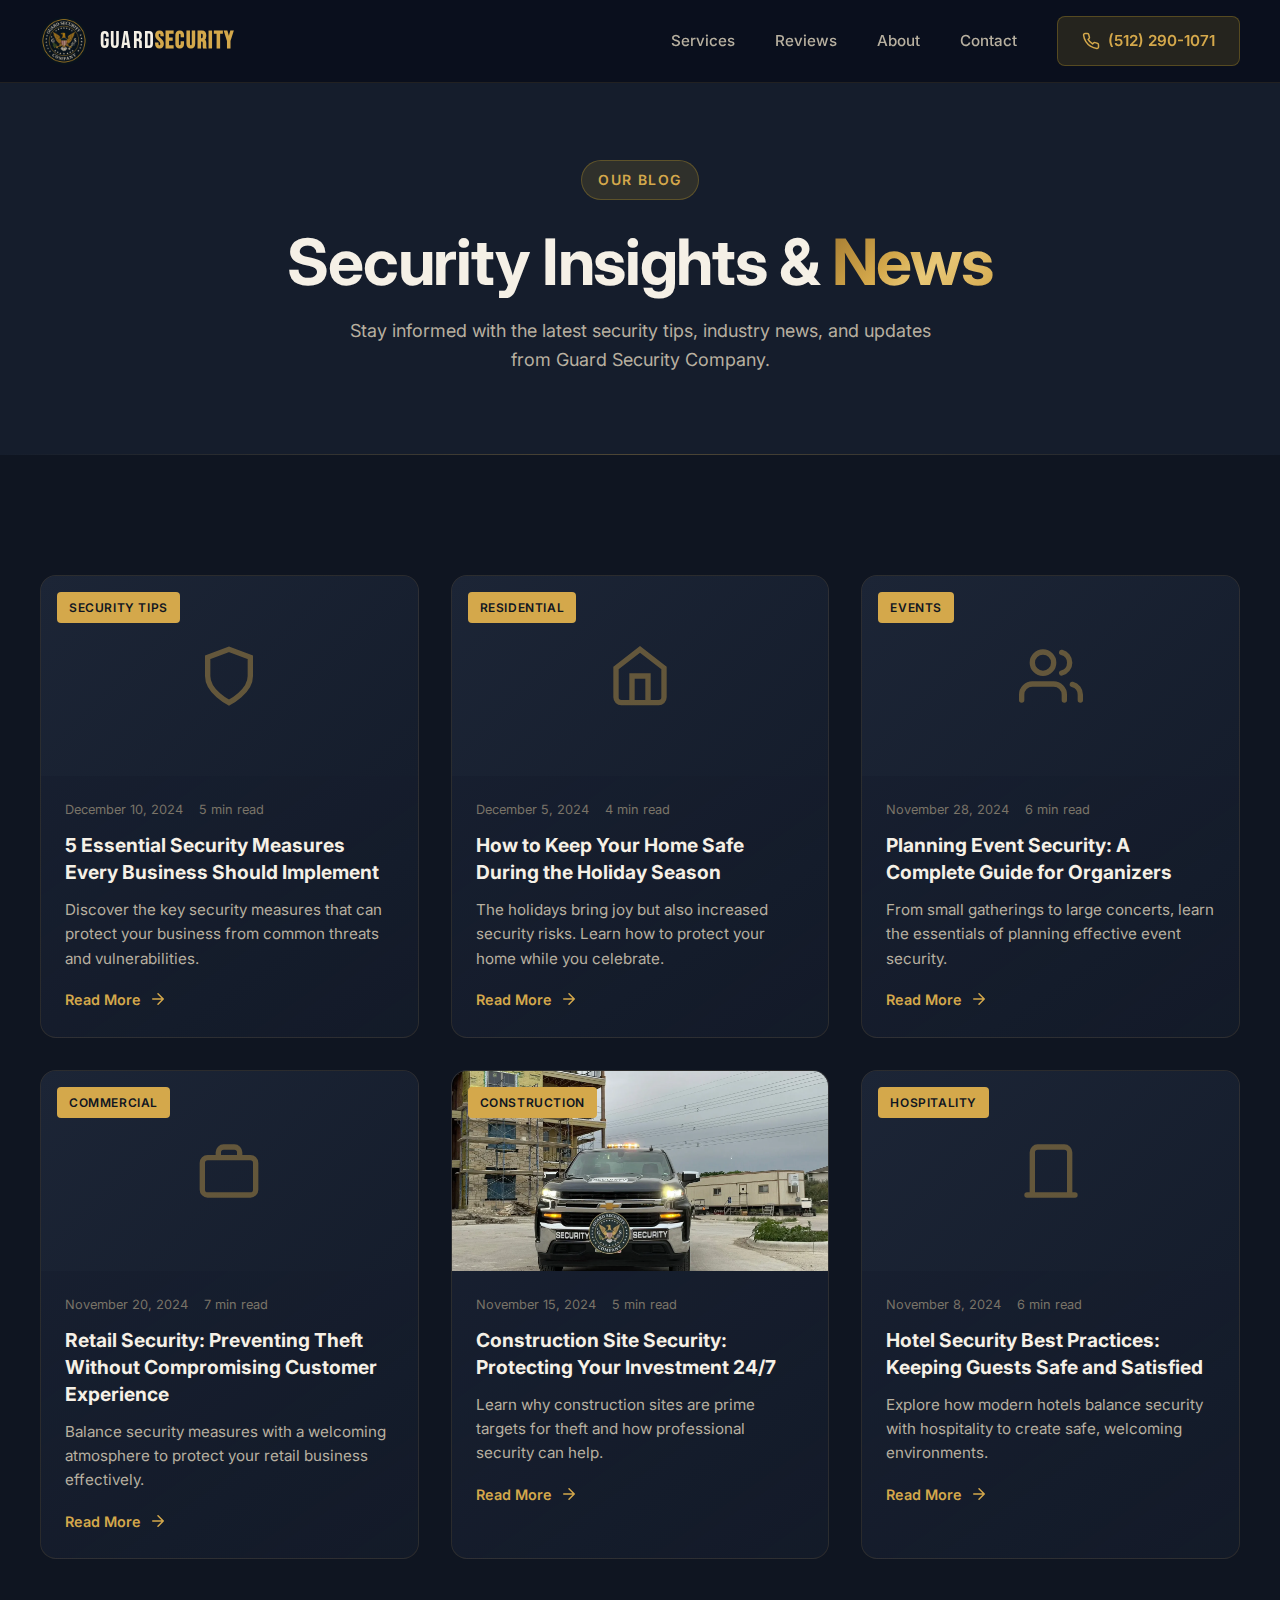
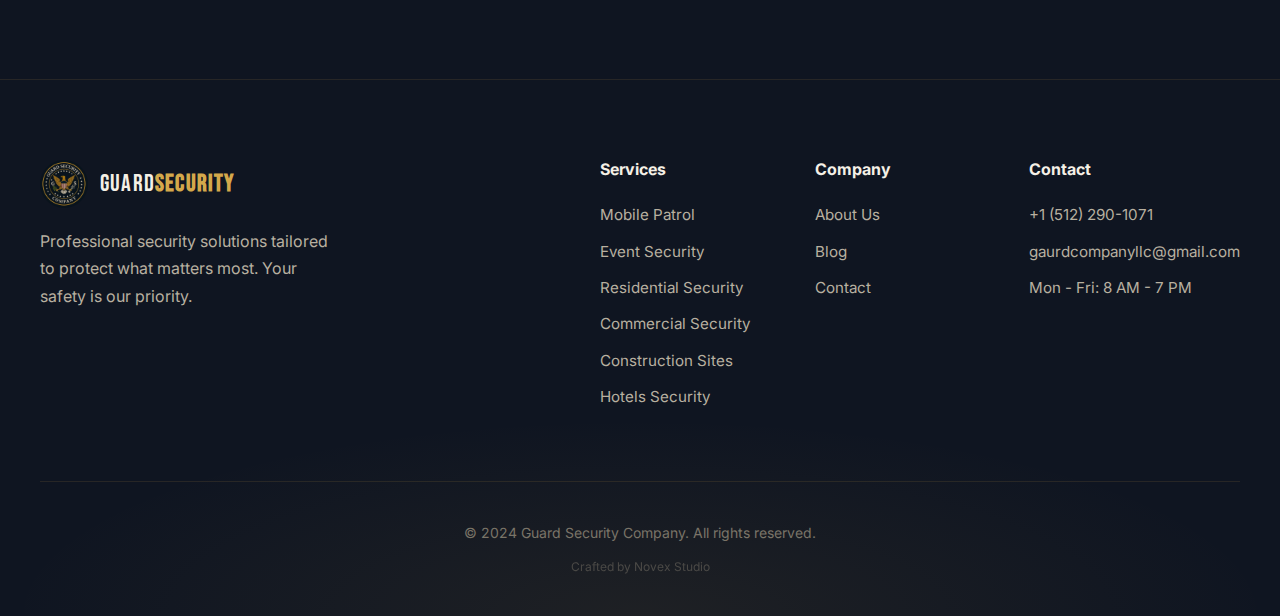
<file: blog.html>
<!DOCTYPE html>
<html lang="en" style="scroll-behavior: smooth;">
<head>
    <meta charset="UTF-8">
    <meta name="viewport" content="width=device-width, initial-scale=1.0">
    <title>Blog | Guard Security Company</title>
    <meta name="description" content="Security insights, tips, and news from Guard Security Company. Stay informed about the latest in professional security services.">
    <link rel="preconnect" href="https://fonts.googleapis.com">
    <link rel="preconnect" href="https://fonts.gstatic.com" crossorigin>
    <link href="https://fonts.googleapis.com/css2?family=Bebas+Neue&family=Inter:wght@400;500;600;700&display=swap" rel="stylesheet">
    <link rel="stylesheet" href="styles.css">
</head>
<body>
    <!-- Navigation -->
    <nav class="navbar scrolled" id="navbar">
        <div class="nav-container">
            <a href="index.html" class="logo">
                <img src="GCS+2.png" alt="Guard Security Company Logo" class="logo-img">
                <span>GUARD<strong>SECURITY</strong></span>
            </a>
            <div class="nav-links" id="navLinks">
                <a href="index.html#services">Services</a>
                <a href="index.html#testimonials">Reviews</a>
                <a href="index.html#about">About</a>
                <a href="index.html#contact">Contact</a>
                <a href="tel:+15122901071" class="nav-cta">
                    <svg viewBox="0 0 24 24" fill="none" xmlns="http://www.w3.org/2000/svg">
                        <path d="M22 16.92v3a2 2 0 01-2.18 2 19.79 19.79 0 01-8.63-3.07 19.5 19.5 0 01-6-6 19.79 19.79 0 01-3.07-8.67A2 2 0 014.11 2h3a2 2 0 012 1.72 12.84 12.84 0 00.7 2.81 2 2 0 01-.45 2.11L8.09 9.91a16 16 0 006 6l1.27-1.27a2 2 0 012.11-.45 12.84 12.84 0 002.81.7A2 2 0 0122 16.92z" stroke="currentColor" stroke-width="2" stroke-linecap="round" stroke-linejoin="round"/>
                    </svg>
                    (512) 290-1071
                </a>
            </div>
            <button class="mobile-toggle" id="mobileToggle" aria-label="Toggle menu">
                <span></span>
                <span></span>
                <span></span>
            </button>
        </div>
    </nav>

    <!-- Blog Header -->
    <header class="blog-header">
        <div class="container">
            <span class="section-tag">Our Blog</span>
            <h1>Security Insights & <span>News</span></h1>
            <p>Stay informed with the latest security tips, industry news, and updates from Guard Security Company.</p>
        </div>
    </header>

    <!-- Blog Content -->
    <section class="blog">
        <div class="container">
            <div class="blog-grid">
                <!-- Blog Post 1 -->
                <article class="blog-card">
                    <div class="blog-image">
                        <div class="blog-image-placeholder">
                            <svg viewBox="0 0 24 24" fill="none">
                                <path d="M12 22s8-4 8-10V5l-8-3-8 3v7c0 6 8 10 8 10z" stroke="currentColor" stroke-width="2"/>
                            </svg>
                        </div>
                        <span class="blog-category">Security Tips</span>
                    </div>
                    <div class="blog-content">
                        <div class="blog-meta">
                            <span class="blog-date">December 10, 2024</span>
                            <span class="blog-read">5 min read</span>
                        </div>
                        <h3>5 Essential Security Measures Every Business Should Implement</h3>
                        <p>Discover the key security measures that can protect your business from common threats and vulnerabilities.</p>
                        <a href="blog-post-1.html" class="blog-link">
                            Read More
                            <svg viewBox="0 0 24 24" fill="none">
                                <path d="M5 12h14M12 5l7 7-7 7" stroke="currentColor" stroke-width="2" stroke-linecap="round" stroke-linejoin="round"/>
                            </svg>
                        </a>
                    </div>
                </article>

                <!-- Blog Post 2 -->
                <article class="blog-card">
                    <div class="blog-image">
                        <div class="blog-image-placeholder">
                            <svg viewBox="0 0 24 24" fill="none">
                                <path d="M3 9l9-7 9 7v11a2 2 0 01-2 2H5a2 2 0 01-2-2V9z" stroke="currentColor" stroke-width="2"/>
                                <path d="M9 22V12h6v10" stroke="currentColor" stroke-width="2"/>
                            </svg>
                        </div>
                        <span class="blog-category">Residential</span>
                    </div>
                    <div class="blog-content">
                        <div class="blog-meta">
                            <span class="blog-date">December 5, 2024</span>
                            <span class="blog-read">4 min read</span>
                        </div>
                        <h3>How to Keep Your Home Safe During the Holiday Season</h3>
                        <p>The holidays bring joy but also increased security risks. Learn how to protect your home while you celebrate.</p>
                        <a href="blog-post-2.html" class="blog-link">
                            Read More
                            <svg viewBox="0 0 24 24" fill="none">
                                <path d="M5 12h14M12 5l7 7-7 7" stroke="currentColor" stroke-width="2" stroke-linecap="round" stroke-linejoin="round"/>
                            </svg>
                        </a>
                    </div>
                </article>

                <!-- Blog Post 3 -->
                <article class="blog-card">
                    <div class="blog-image">
                        <div class="blog-image-placeholder">
                            <svg viewBox="0 0 24 24" fill="none">
                                <path d="M17 21v-2a4 4 0 00-4-4H5a4 4 0 00-4 4v2" stroke="currentColor" stroke-width="2" stroke-linecap="round"/>
                                <circle cx="9" cy="7" r="4" stroke="currentColor" stroke-width="2"/>
                                <path d="M23 21v-2a4 4 0 00-3-3.87M16 3.13a4 4 0 010 7.75" stroke="currentColor" stroke-width="2" stroke-linecap="round"/>
                            </svg>
                        </div>
                        <span class="blog-category">Events</span>
                    </div>
                    <div class="blog-content">
                        <div class="blog-meta">
                            <span class="blog-date">November 28, 2024</span>
                            <span class="blog-read">6 min read</span>
                        </div>
                        <h3>Planning Event Security: A Complete Guide for Organizers</h3>
                        <p>From small gatherings to large concerts, learn the essentials of planning effective event security.</p>
                        <a href="blog-post-3.html" class="blog-link">
                            Read More
                            <svg viewBox="0 0 24 24" fill="none">
                                <path d="M5 12h14M12 5l7 7-7 7" stroke="currentColor" stroke-width="2" stroke-linecap="round" stroke-linejoin="round"/>
                            </svg>
                        </a>
                    </div>
                </article>

                <!-- Blog Post 4 -->
                <article class="blog-card">
                    <div class="blog-image">
                        <div class="blog-image-placeholder">
                            <svg viewBox="0 0 24 24" fill="none">
                                <rect x="2" y="7" width="20" height="14" rx="2" stroke="currentColor" stroke-width="2"/>
                                <path d="M16 7V5a2 2 0 00-2-2h-4a2 2 0 00-2 2v2" stroke="currentColor" stroke-width="2"/>
                            </svg>
                        </div>
                        <span class="blog-category">Commercial</span>
                    </div>
                    <div class="blog-content">
                        <div class="blog-meta">
                            <span class="blog-date">November 20, 2024</span>
                            <span class="blog-read">7 min read</span>
                        </div>
                        <h3>Retail Security: Preventing Theft Without Compromising Customer Experience</h3>
                        <p>Balance security measures with a welcoming atmosphere to protect your retail business effectively.</p>
                        <a href="blog-post-4.html" class="blog-link">
                            Read More
                            <svg viewBox="0 0 24 24" fill="none">
                                <path d="M5 12h14M12 5l7 7-7 7" stroke="currentColor" stroke-width="2" stroke-linecap="round" stroke-linejoin="round"/>
                            </svg>
                        </a>
                    </div>
                </article>

                <!-- Blog Post 5 -->
                <article class="blog-card">
                    <div class="blog-image">
                        <img src="constructionsideGSC.webp" alt="Construction Site Security">
                        <span class="blog-category">Construction</span>
                    </div>
                    <div class="blog-content">
                        <div class="blog-meta">
                            <span class="blog-date">November 15, 2024</span>
                            <span class="blog-read">5 min read</span>
                        </div>
                        <h3>Construction Site Security: Protecting Your Investment 24/7</h3>
                        <p>Learn why construction sites are prime targets for theft and how professional security can help.</p>
                        <a href="blog-post-5.html" class="blog-link">
                            Read More
                            <svg viewBox="0 0 24 24" fill="none">
                                <path d="M5 12h14M12 5l7 7-7 7" stroke="currentColor" stroke-width="2" stroke-linecap="round" stroke-linejoin="round"/>
                            </svg>
                        </a>
                    </div>
                </article>

                <!-- Blog Post 6 -->
                <article class="blog-card">
                    <div class="blog-image">
                        <div class="blog-image-placeholder">
                            <svg viewBox="0 0 24 24" fill="none">
                                <path d="M19 21V5a2 2 0 00-2-2H7a2 2 0 00-2 2v16" stroke="currentColor" stroke-width="2"/>
                                <path d="M3 21h18" stroke="currentColor" stroke-width="2" stroke-linecap="round"/>
                            </svg>
                        </div>
                        <span class="blog-category">Hospitality</span>
                    </div>
                    <div class="blog-content">
                        <div class="blog-meta">
                            <span class="blog-date">November 8, 2024</span>
                            <span class="blog-read">6 min read</span>
                        </div>
                        <h3>Hotel Security Best Practices: Keeping Guests Safe and Satisfied</h3>
                        <p>Explore how modern hotels balance security with hospitality to create safe, welcoming environments.</p>
                        <a href="blog-post-6.html" class="blog-link">
                            Read More
                            <svg viewBox="0 0 24 24" fill="none">
                                <path d="M5 12h14M12 5l7 7-7 7" stroke="currentColor" stroke-width="2" stroke-linecap="round" stroke-linejoin="round"/>
                            </svg>
                        </a>
                    </div>
                </article>
            </div>
        </div>
    </section>

    <!-- Footer -->
    <footer class="footer">
        <div class="container">
            <div class="footer-main">
                <div class="footer-brand">
                    <a href="index.html" class="logo">
                        <img src="GCS+2.png" alt="Guard Security Company Logo" class="logo-img">
                        <span>GUARD<strong>SECURITY</strong></span>
                    </a>
                    <p>Professional security solutions tailored to protect what matters most. Your safety is our priority.</p>
                </div>
                <div class="footer-links">
                    <div class="footer-column">
                        <h4>Services</h4>
                        <ul>
                            <li><a href="index.html#services">Mobile Patrol</a></li>
                            <li><a href="index.html#services">Event Security</a></li>
                            <li><a href="index.html#services">Residential Security</a></li>
                            <li><a href="index.html#services">Commercial Security</a></li>
                            <li><a href="index.html#services">Construction Sites</a></li>
                            <li><a href="index.html#services">Hotels Security</a></li>
                        </ul>
                    </div>
                    <div class="footer-column">
                        <h4>Company</h4>
                        <ul>
                            <li><a href="index.html#about">About Us</a></li>
                            <li><a href="blog.html">Blog</a></li>
                            <li><a href="index.html#contact">Contact</a></li>
                        </ul>
                    </div>
                    <div class="footer-column">
                        <h4>Contact</h4>
                        <ul>
                            <li><a href="tel:+15122901071">+1 (512) 290-1071</a></li>
                            <li><a href="mailto:gaurdcompanyllc@gmail.com">gaurdcompanyllc@gmail.com</a></li>
                            <li><span class="hours-glow">Mon - Fri: 8 AM - 7 PM</span></li>
                        </ul>
                    </div>
                </div>
            </div>
            <div class="footer-bottom">
                <p>&copy; 2024 Guard Security Company. All rights reserved.</p>
                <p class="site-credit">Crafted by <a href="https://novexstudio.com" target="_blank" rel="noopener">Novex Studio</a></p>
            </div>
        </div>
    </footer>

    <script src="script.js"></script>
    <script>
        // Mobile menu for blog page
        const mobileToggle = document.getElementById('mobileToggle');
        const navLinks = document.getElementById('navLinks');
        
        mobileToggle.addEventListener('click', () => {
            mobileToggle.classList.toggle('active');
            navLinks.classList.toggle('active');
            document.body.style.overflow = navLinks.classList.contains('active') ? 'hidden' : '';
        });
    </script>
</body>
</html>
</file>
<file: styles.css>
/* ===== CSS Variables & Base ===== */
:root {
    /* Colors - From GCS Logo */
    /* Deep Navy Blue from logo background */
    --color-bg-primary: #0f1521;
    --color-bg-secondary: #151d2c;
    --color-bg-tertiary: #1c2536;
    --color-bg-card: #1a2234;
    
    /* Gold/Bronze from logo eagle and border */
    --color-accent-gold: #d4a84b;
    --color-accent-gold-light: #e8c878;
    --color-accent-gold-dark: #a07830;
    
    /* Burgundy/Maroon from logo shield stripes */
    --color-accent-burgundy: #8b3a3a;
    --color-accent-burgundy-light: #a84848;
    
    /* Olive Green from logo olive branch */
    --color-accent-olive: #4a5d3a;
    --color-accent-olive-light: #5d7348;
    
    /* Text colors - cream/off-white tones from logo */
    --color-text-primary: #f5f0e6;
    --color-text-secondary: #b8b0a0;
    --color-text-muted: #7a7468;
    
    --color-border: rgba(212, 168, 75, 0.12);
    --color-border-light: rgba(212, 168, 75, 0.25);
    
    /* Gradients */
    --gradient-gold: linear-gradient(135deg, #a07830 0%, #d4a84b 40%, #e8c878 60%, #d4a84b 100%);
    --gradient-dark: linear-gradient(180deg, #0f1521 0%, #151d2c 100%);
    --gradient-card: linear-gradient(145deg, rgba(26, 34, 52, 0.9) 0%, rgba(21, 29, 44, 0.7) 100%);
    
    /* Typography */
    --font-display: 'Bebas Neue', sans-serif;
    --font-body: 'Inter', -apple-system, BlinkMacSystemFont, sans-serif;
    
    /* Spacing */
    --section-padding: 120px;
    --container-max: 1400px;
    
    /* Transitions */
    --transition-fast: 0.2s ease;
    --transition-medium: 0.3s ease;
    --transition-slow: 0.5s ease;
    
    /* Shadows */
    --shadow-sm: 0 2px 8px rgba(0, 0, 0, 0.3);
    --shadow-md: 0 8px 24px rgba(0, 0, 0, 0.4);
    --shadow-lg: 0 16px 48px rgba(0, 0, 0, 0.5);
    --shadow-gold: 0 8px 32px rgba(201, 162, 39, 0.25);
}

/* ===== Reset & Base ===== */
*, *::before, *::after {
    box-sizing: border-box;
    margin: 0;
    padding: 0;
}

html {
    scroll-behavior: smooth;
}

body {
    font-family: var(--font-body);
    font-size: 16px;
    line-height: 1.6;
    color: var(--color-text-primary);
    background: var(--color-bg-primary);
    overflow-x: hidden;
    position: relative;
}

/* ===== Global Background Animations ===== */
body::before {
    content: '';
    position: fixed;
    top: 0;
    left: 0;
    width: 100%;
    height: 100%;
    pointer-events: none;
    z-index: 0;
    background: 
        radial-gradient(ellipse 800px 600px at 0% 0%, rgba(212, 168, 75, 0.08) 0%, transparent 50%),
        radial-gradient(ellipse 600px 800px at 100% 20%, rgba(139, 58, 58, 0.05) 0%, transparent 50%),
        radial-gradient(ellipse 900px 600px at 100% 80%, rgba(212, 168, 75, 0.05) 0%, transparent 50%),
        radial-gradient(ellipse 700px 500px at 0% 100%, rgba(74, 93, 58, 0.06) 0%, transparent 50%);
}

img {
    max-width: 100%;
    display: block;
}

a {
    color: inherit;
    text-decoration: none;
}

ul {
    list-style: none;
}

/* ===== Container ===== */
.container {
    width: 100%;
    max-width: var(--container-max);
    margin: 0 auto;
    padding: 0 40px;
    position: relative;
    z-index: 1;
}

/* ===== Typography ===== */
h1, h2, h3, h4, h5, h6 {
    font-weight: 700;
    line-height: 1.2;
}

h1 {
    font-size: clamp(2.5rem, 6vw, 5.5rem);
    letter-spacing: -0.02em;
}

h2 {
    font-size: clamp(1.75rem, 4vw, 3.5rem);
    letter-spacing: -0.02em;
}

h3 {
    font-size: clamp(1.125rem, 2vw, 1.5rem);
}

/* ===== Buttons ===== */
.btn {
    display: inline-flex;
    align-items: center;
    justify-content: center;
    gap: 10px;
    padding: 16px 32px;
    font-family: var(--font-body);
    font-size: 1rem;
    font-weight: 600;
    border-radius: 8px;
    border: none;
    cursor: pointer;
    transition: all var(--transition-medium);
    white-space: nowrap;
}

.btn svg {
    width: 20px;
    height: 20px;
    transition: transform var(--transition-medium);
}

.btn-primary {
    background: var(--gradient-gold);
    color: var(--color-bg-primary);
    box-shadow: var(--shadow-gold);
}

.btn-primary:hover {
    transform: translateY(-2px);
    box-shadow: 0 12px 40px rgba(201, 162, 39, 0.35);
}

.btn-primary:hover svg {
    transform: translateX(4px);
}

.btn-secondary {
    background: rgba(255, 255, 255, 0.05);
    color: var(--color-text-primary);
    border: 1px solid var(--color-border-light);
    backdrop-filter: blur(10px);
}

.btn-secondary:hover {
    background: rgba(255, 255, 255, 0.1);
    border-color: rgba(255, 255, 255, 0.25);
}

.btn-outline {
    background: transparent;
    color: var(--color-text-primary);
    border: 2px solid var(--color-accent-gold);
}

.btn-outline:hover {
    background: var(--color-accent-gold);
    color: var(--color-bg-primary);
}

.btn-large {
    padding: 20px 40px;
    font-size: 1.1rem;
}

.btn-full {
    width: 100%;
}

/* ===== Section Headers ===== */
.section-tag {
    display: inline-block;
    padding: 8px 16px;
    background: rgba(201, 162, 39, 0.15);
    border: 1px solid rgba(201, 162, 39, 0.3);
    border-radius: 100px;
    font-size: 0.875rem;
    font-weight: 600;
    color: var(--color-accent-gold);
    text-transform: uppercase;
    letter-spacing: 0.1em;
    margin-bottom: 24px;
}

.section-header {
    text-align: center;
    max-width: 700px;
    margin: 0 auto 80px;
}

.section-header h2 span {
    background: var(--gradient-gold);
    -webkit-background-clip: text;
    -webkit-text-fill-color: transparent;
    background-clip: text;
}

.section-header p {
    margin-top: 20px;
    font-size: 1.125rem;
    color: var(--color-text-secondary);
}

/* ===== Navigation ===== */
.navbar {
    position: fixed;
    top: 0;
    left: 0;
    right: 0;
    z-index: 1000;
    padding: 20px 0;
    transition: all var(--transition-medium);
}

.navbar.scrolled {
    background: rgba(10, 15, 28, 0.95);
    backdrop-filter: blur(20px);
    padding: 16px 0;
    border-bottom: 1px solid var(--color-border);
}

.nav-container {
    display: flex;
    align-items: center;
    justify-content: space-between;
    max-width: var(--container-max);
    margin: 0 auto;
    padding: 0 40px;
}

.logo {
    display: flex;
    align-items: center;
    gap: 12px;
    font-family: var(--font-display);
    font-size: 1.5rem;
    letter-spacing: 0.05em;
    color: var(--color-text-primary);
}

.logo strong {
    color: var(--color-accent-gold);
}

.logo-img {
    width: 48px;
    height: 48px;
    object-fit: cover;
    border-radius: 50%;
    overflow: hidden;
}

.nav-links {
    display: flex;
    align-items: center;
    gap: 40px;
}

.nav-links a {
    font-size: 0.95rem;
    font-weight: 500;
    color: var(--color-text-secondary);
    transition: color var(--transition-fast);
}

.nav-links a:hover {
    color: var(--color-text-primary);
}

.nav-cta {
    display: flex;
    align-items: center;
    gap: 8px;
    padding: 12px 24px;
    background: rgba(201, 162, 39, 0.15);
    border: 1px solid rgba(201, 162, 39, 0.3);
    border-radius: 8px;
    color: var(--color-accent-gold) !important;
    font-weight: 600 !important;
    transition: all var(--transition-medium) !important;
}

.nav-cta svg {
    width: 18px;
    height: 18px;
}

.nav-cta:hover {
    background: var(--color-accent-gold) !important;
    color: var(--color-bg-primary) !important;
}

.mobile-toggle {
    display: none;
    flex-direction: column;
    gap: 5px;
    background: none;
    border: none;
    cursor: pointer;
    padding: 8px;
}

.mobile-toggle span {
    display: block;
    width: 24px;
    height: 2px;
    background: var(--color-text-primary);
    transition: all var(--transition-fast);
}

/* ===== Hero Section ===== */
.hero {
    position: relative;
    min-height: 100vh;
    display: grid;
    grid-template-columns: 1fr 1fr;
    align-items: center;
    padding: 120px 40px 80px;
    max-width: var(--container-max);
    margin: 0 auto;
    overflow: visible;
}

.hero-bg {
    position: fixed;
    top: 0;
    left: 0;
    right: 0;
    bottom: 0;
    z-index: -1;
    overflow: hidden;
    pointer-events: none;
}

.hero-gradient {
    position: absolute;
    top: -50%;
    right: -20%;
    width: 100%;
    height: 150%;
    background: radial-gradient(ellipse at center, rgba(212, 168, 75, 0.12) 0%, rgba(139, 58, 58, 0.04) 40%, transparent 60%);
    animation: gradientPulse 8s ease-in-out infinite;
}

@keyframes gradientPulse {
    0%, 100% { opacity: 0.8; transform: scale(1); }
    50% { opacity: 1; transform: scale(1.1); }
}

.hero-pattern {
    position: absolute;
    inset: 0;
    background-image: 
        linear-gradient(rgba(255, 255, 255, 0.03) 1px, transparent 1px),
        linear-gradient(90deg, rgba(255, 255, 255, 0.03) 1px, transparent 1px);
    background-size: 80px 80px;
    mask-image: radial-gradient(ellipse at center, black 20%, transparent 70%);
}

/* Animated corner decorations */
.hero-bg::before {
    content: '';
    position: absolute;
    top: 10%;
    left: 5%;
    width: 300px;
    height: 300px;
    border: 1px solid rgba(212, 168, 75, 0.15);
    border-radius: 50%;
    animation: floatCorner 15s ease-in-out infinite;
}

.hero-bg::after {
    content: '';
    position: absolute;
    bottom: 15%;
    right: 3%;
    width: 400px;
    height: 400px;
    border: 1px solid rgba(139, 58, 58, 0.1);
    border-radius: 50%;
    animation: floatCorner 20s ease-in-out infinite reverse;
}

@keyframes floatCorner {
    0%, 100% { transform: translate(0, 0) rotate(0deg); opacity: 0.5; }
    25% { transform: translate(20px, -20px) rotate(90deg); opacity: 0.8; }
    50% { transform: translate(0, -30px) rotate(180deg); opacity: 0.6; }
    75% { transform: translate(-20px, -10px) rotate(270deg); opacity: 0.9; }
}

.hero-content {
    position: relative;
    z-index: 1;
}

.hero-badge {
    display: inline-flex;
    align-items: center;
    gap: 10px;
    padding: 10px 20px;
    background: rgba(201, 162, 39, 0.1);
    border: 1px solid rgba(201, 162, 39, 0.2);
    border-radius: 100px;
    font-size: 0.875rem;
    font-weight: 500;
    color: var(--color-accent-gold-light);
    margin-bottom: 32px;
    animation: fadeInUp 0.8s ease forwards;
}

.badge-dot {
    width: 8px;
    height: 8px;
    background: var(--color-accent-gold);
    border-radius: 50%;
    animation: pulse 2s infinite;
}

@keyframes pulse {
    0%, 100% { opacity: 1; transform: scale(1); }
    50% { opacity: 0.5; transform: scale(1.2); }
}

.hero-title-line {
    display: block;
    animation: fadeInUp 0.8s ease 0.1s forwards;
    opacity: 0;
}

.hero-title-accent {
    display: block;
    background: var(--gradient-gold);
    -webkit-background-clip: text;
    -webkit-text-fill-color: transparent;
    background-clip: text;
    animation: fadeInUp 0.8s ease 0.2s forwards;
    opacity: 0;
}

.hero-subtitle {
    font-size: clamp(1rem, 2vw, 1.25rem);
    color: var(--color-text-secondary);
    max-width: 500px;
    margin: 24px 0 40px;
    animation: fadeInUp 0.8s ease 0.3s forwards;
    opacity: 0;
}

.hero-cta {
    display: flex;
    flex-wrap: wrap;
    gap: 16px;
    animation: fadeInUp 0.8s ease 0.4s forwards;
    opacity: 0;
}

.hero-stats {
    display: flex;
    align-items: center;
    gap: 32px;
    margin-top: 60px;
    padding-top: 40px;
    border-top: 1px solid var(--color-border);
    animation: fadeInUp 0.8s ease 0.5s forwards;
    opacity: 0;
}

.stat {
    text-align: left;
}

.stat-number {
    display: block;
    font-family: var(--font-display);
    font-size: clamp(1.75rem, 3vw, 2.5rem);
    color: var(--color-accent-gold);
    letter-spacing: 0.02em;
}

.stat-label {
    font-size: 0.875rem;
    color: var(--color-text-muted);
    text-transform: uppercase;
    letter-spacing: 0.1em;
}

.stat-divider {
    width: 1px;
    height: 40px;
    background: var(--color-border);
}

@keyframes fadeInUp {
    from {
        opacity: 0;
        transform: translateY(30px);
    }
    to {
        opacity: 1;
        transform: translateY(0);
    }
}

.hero-visual {
    display: flex;
    justify-content: center;
    align-items: center;
    position: relative;
}

.shield-container {
    position: relative;
    animation: float 6s ease-in-out infinite;
}

@keyframes float {
    0%, 100% { transform: translateY(0); }
    50% { transform: translateY(-20px); }
}

.shield-glow {
    position: absolute;
    top: 50%;
    left: 50%;
    transform: translate(-50%, -50%);
    width: 350px;
    height: 350px;
    background: radial-gradient(circle, rgba(212, 168, 75, 0.35) 0%, rgba(139, 58, 58, 0.1) 50%, transparent 70%);
    filter: blur(50px);
    animation: glowPulse 4s ease-in-out infinite;
}

@keyframes glowPulse {
    0%, 100% { opacity: 0.6; transform: translate(-50%, -50%) scale(1); }
    50% { opacity: 1; transform: translate(-50%, -50%) scale(1.15); }
}

.hero-logo {
    width: clamp(220px, 30vw, 340px);
    height: clamp(220px, 30vw, 340px);
    object-fit: cover;
    border-radius: 50%;
    overflow: hidden;
    filter: drop-shadow(0 20px 60px rgba(212, 168, 75, 0.4));
    animation: logoReveal 1.2s ease forwards;
}

@keyframes logoReveal {
    0% {
        opacity: 0;
        transform: scale(0.8) rotate(-10deg);
    }
    100% {
        opacity: 1;
        transform: scale(1) rotate(0deg);
    }
}

.scroll-indicator {
    position: absolute;
    bottom: 40px;
    left: 50%;
    transform: translateX(-50%);
    display: flex;
    flex-direction: column;
    align-items: center;
    gap: 12px;
    color: var(--color-text-muted);
    font-size: 0.75rem;
    text-transform: uppercase;
    letter-spacing: 0.15em;
    animation: fadeInUp 0.8s ease 0.8s forwards;
    opacity: 0;
}

.scroll-arrow {
    width: 24px;
    height: 24px;
    animation: bounce 2s infinite;
}

@keyframes bounce {
    0%, 20%, 50%, 80%, 100% { transform: translateY(0); }
    40% { transform: translateY(8px); }
    60% { transform: translateY(4px); }
}

/* ===== Trust Banner ===== */
.trust-banner {
    background: var(--color-bg-secondary);
    border-top: 1px solid var(--color-border);
    border-bottom: 1px solid var(--color-border);
    padding: 40px 0;
    position: relative;
    overflow: hidden;
}

.trust-banner::before {
    content: '';
    position: absolute;
    top: 0;
    left: -10%;
    width: 120%;
    height: 100%;
    background: linear-gradient(90deg, transparent, rgba(201, 162, 39, 0.05) 50%, transparent);
    animation: shimmer 8s linear infinite;
}

@keyframes shimmer {
    0% { transform: translateX(-100%); }
    100% { transform: translateX(100%); }
}

.trust-items {
    display: flex;
    justify-content: center;
    flex-wrap: wrap;
    gap: 32px 48px;
    position: relative;
    z-index: 1;
}

.trust-item {
    display: flex;
    align-items: center;
    gap: 12px;
    color: var(--color-text-secondary);
    font-size: 0.95rem;
    font-weight: 500;
}

.trust-item svg {
    width: 24px;
    height: 24px;
    color: var(--color-accent-gold);
}

/* ===== Services Section ===== */
.services {
    padding: var(--section-padding) 0;
    background: var(--color-bg-primary);
    position: relative;
    overflow: hidden;
}

/* Corner animations for services */
.services::before {
    content: '';
    position: absolute;
    top: -100px;
    right: -100px;
    width: 400px;
    height: 400px;
    background: radial-gradient(circle, rgba(212, 168, 75, 0.08) 0%, transparent 70%);
    animation: floatBlob 12s ease-in-out infinite;
}

.services::after {
    content: '';
    position: absolute;
    bottom: -150px;
    left: -150px;
    width: 500px;
    height: 500px;
    background: radial-gradient(circle, rgba(74, 93, 58, 0.06) 0%, transparent 70%);
    animation: floatBlob 15s ease-in-out infinite reverse;
}

@keyframes floatBlob {
    0%, 100% { transform: translate(0, 0) scale(1); }
    33% { transform: translate(30px, -30px) scale(1.1); }
    66% { transform: translate(-20px, 20px) scale(0.95); }
}

.services-grid {
    display: grid;
    grid-template-columns: repeat(auto-fit, minmax(340px, 1fr));
    gap: 24px;
    position: relative;
    z-index: 1;
}

.service-card {
    position: relative;
    padding: 40px 32px;
    background: var(--gradient-card);
    border: 1px solid var(--color-border);
    border-radius: 16px;
    transition: all var(--transition-medium);
    overflow: hidden;
}

.service-card::before {
    content: '';
    position: absolute;
    top: 0;
    left: 0;
    right: 0;
    height: 3px;
    background: var(--gradient-gold);
    transform: scaleX(0);
    transform-origin: left;
    transition: transform var(--transition-medium);
}

.service-card:hover {
    transform: translateY(-8px);
    border-color: rgba(201, 162, 39, 0.3);
    box-shadow: var(--shadow-lg);
}

.service-card:hover::before {
    transform: scaleX(1);
}

.service-card.featured {
    background: linear-gradient(145deg, rgba(201, 162, 39, 0.15) 0%, rgba(201, 162, 39, 0.05) 100%);
    border-color: rgba(201, 162, 39, 0.3);
}

.service-card.featured::before {
    transform: scaleX(1);
}

.featured-badge {
    position: absolute;
    top: 16px;
    right: 16px;
    padding: 6px 12px;
    background: linear-gradient(135deg, var(--color-accent-burgundy) 0%, var(--color-accent-burgundy-light) 100%);
    color: var(--color-text-primary);
    font-size: 0.75rem;
    font-weight: 700;
    text-transform: uppercase;
    letter-spacing: 0.05em;
    border-radius: 4px;
}

.service-icon {
    width: 56px;
    height: 56px;
    display: flex;
    align-items: center;
    justify-content: center;
    background: rgba(201, 162, 39, 0.15);
    border-radius: 12px;
    margin-bottom: 24px;
}

.service-icon svg {
    width: 28px;
    height: 28px;
    color: var(--color-accent-gold);
}

.service-card h3 {
    margin-bottom: 16px;
    color: var(--color-text-primary);
}

.service-card p {
    color: var(--color-text-secondary);
    font-size: 0.95rem;
    line-height: 1.7;
    margin-bottom: 24px;
}

.service-link {
    display: inline-flex;
    align-items: center;
    gap: 8px;
    color: var(--color-accent-gold);
    font-size: 0.95rem;
    font-weight: 600;
    transition: all var(--transition-fast);
}

.service-link svg {
    width: 18px;
    height: 18px;
    transition: transform var(--transition-fast);
}

.service-link:hover {
    color: var(--color-accent-gold-light);
}

.service-link:hover svg {
    transform: translateX(4px);
}

/* ===== Testimonials Section ===== */
.testimonials {
    padding: var(--section-padding) 0;
    background: var(--color-bg-secondary);
    position: relative;
    overflow: hidden;
}

.testimonials::before {
    content: '';
    position: absolute;
    top: 0;
    left: 0;
    right: 0;
    height: 1px;
    background: linear-gradient(90deg, transparent, var(--color-accent-gold), var(--color-accent-burgundy), transparent);
    opacity: 0.4;
}

.testimonials::after {
    content: '';
    position: absolute;
    bottom: 0;
    left: 0;
    right: 0;
    height: 1px;
    background: linear-gradient(90deg, transparent, var(--color-accent-burgundy), var(--color-accent-gold), transparent);
    opacity: 0.4;
}

/* Reviews Summary */
.reviews-summary {
    max-width: 600px;
    margin: 0 auto 60px;
    padding: 32px 40px;
    background: rgba(201, 162, 39, 0.08);
    border: 1px solid rgba(201, 162, 39, 0.2);
    border-radius: 16px;
}

.rating-display {
    display: flex;
    align-items: center;
    justify-content: space-between;
    gap: 32px;
    flex-wrap: wrap;
}

.rating-score {
    display: flex;
    align-items: center;
    gap: 16px;
}

.score-number {
    font-family: var(--font-display);
    font-size: 3.5rem;
    color: var(--color-accent-gold);
    line-height: 1;
}

.stars {
    display: flex;
    gap: 4px;
}

.stars svg {
    width: 24px;
    height: 24px;
    color: var(--color-accent-gold);
}

.rating-info {
    text-align: right;
}

.review-count {
    display: block;
    font-size: 0.95rem;
    color: var(--color-text-secondary);
    margin-bottom: 12px;
}

.review-count strong {
    color: var(--color-text-primary);
}

.google-badge {
    display: inline-flex;
    align-items: center;
    gap: 8px;
    padding: 10px 16px;
    background: rgba(255, 255, 255, 0.05);
    border: 1px solid var(--color-border);
    border-radius: 8px;
    font-size: 0.875rem;
    font-weight: 500;
    color: var(--color-text-primary);
    transition: all var(--transition-fast);
}

.google-badge svg {
    width: 20px;
    height: 20px;
}

.google-badge:hover {
    background: rgba(255, 255, 255, 0.1);
    border-color: var(--color-border-light);
}

/* Testimonials Reel - Infinite Scroll */
.testimonials-reel-wrapper {
    position: relative;
    width: 100vw;
    left: 50%;
    right: 50%;
    margin-left: -50vw;
    margin-right: -50vw;
    overflow: hidden;
    padding: 20px 0;
    margin-bottom: 60px;
}

/* Fade edges for seamless look */
.testimonials-reel-wrapper::before,
.testimonials-reel-wrapper::after {
    content: '';
    position: absolute;
    top: 0;
    bottom: 0;
    width: 150px;
    z-index: 2;
    pointer-events: none;
}

.testimonials-reel-wrapper::before {
    left: 0;
    background: linear-gradient(90deg, var(--color-bg-secondary) 0%, transparent 100%);
}

.testimonials-reel-wrapper::after {
    right: 0;
    background: linear-gradient(270deg, var(--color-bg-secondary) 0%, transparent 100%);
}

.testimonials-reel {
    display: flex;
    width: max-content;
}

.testimonials-track {
    display: flex;
    gap: 24px;
    padding: 0 12px;
    animation: scroll-reel 60s linear infinite;
}

/* Pause animation on hover */
.testimonials-reel:hover .testimonials-track {
    animation-play-state: paused;
}

@keyframes scroll-reel {
    0% {
        transform: translateX(0);
    }
    100% {
        transform: translateX(calc(-50% - 12px));
    }
}

/* Testimonial Cards */
.testimonial-card {
    flex-shrink: 0;
    width: 380px;
    padding: 28px;
    background: var(--gradient-card);
    border: 1px solid var(--color-border);
    border-radius: 16px;
    transition: all var(--transition-medium);
    display: flex;
    flex-direction: column;
}

.testimonial-card:hover {
    border-color: rgba(201, 162, 39, 0.4);
    box-shadow: var(--shadow-lg);
    transform: translateY(-4px);
}

.testimonial-header {
    display: flex;
    align-items: center;
    gap: 14px;
    margin-bottom: 16px;
}

.testimonial-avatar {
    width: 50px;
    height: 50px;
    border-radius: 50%;
    overflow: hidden;
    border: 2px solid var(--color-accent-gold);
    flex-shrink: 0;
}

.testimonial-avatar img {
    width: 100%;
    height: 100%;
    object-fit: cover;
}

.testimonial-author {
    flex: 1;
}

.testimonial-author h4 {
    font-size: 1rem;
    margin-bottom: 2px;
    color: var(--color-text-primary);
}

.testimonial-author span {
    font-size: 0.8rem;
    color: var(--color-text-muted);
}

.testimonial-rating {
    display: flex;
    gap: 2px;
    margin-bottom: 14px;
}

.testimonial-rating svg {
    width: 16px;
    height: 16px;
    color: var(--color-accent-gold);
}

.testimonial-text {
    flex: 1;
    font-size: 0.95rem;
    line-height: 1.65;
    color: var(--color-text-secondary);
    margin-bottom: 16px;
}

.testimonial-text::before {
    content: '"';
    font-size: 1.25rem;
    color: var(--color-accent-gold);
    opacity: 0.6;
}

.testimonial-footer {
    display: flex;
    align-items: center;
    gap: 8px;
    padding-top: 14px;
    border-top: 1px solid var(--color-border);
    font-size: 0.75rem;
    color: var(--color-text-muted);
}

.testimonial-footer .google-icon {
    width: 14px;
    height: 14px;
}

/* Review CTA */
.review-cta {
    text-align: center;
    padding-top: 40px;
    border-top: 1px solid var(--color-border);
}

.review-cta p {
    font-size: 1rem;
    color: var(--color-text-secondary);
    margin-bottom: 20px;
}

.review-cta .btn svg {
    width: 20px;
    height: 20px;
}

/* Testimonials Responsive */
@media (max-width: 768px) {
    .reviews-summary {
        padding: 24px;
        margin-left: 20px;
        margin-right: 20px;
    }
    
    .rating-display {
        flex-direction: column;
        text-align: center;
        gap: 20px;
    }
    
    .rating-info {
        text-align: center;
    }
    
    .testimonial-card {
        width: 320px;
        padding: 24px;
    }
    
    .testimonials-track {
        animation-duration: 45s;
    }
    
    .testimonials-reel-wrapper::before,
    .testimonials-reel-wrapper::after {
        width: 60px;
    }
}

@media (max-width: 480px) {
    .score-number {
        font-size: 2.5rem;
    }
    
    .stars svg {
        width: 20px;
        height: 20px;
    }
    
    .testimonial-card {
        width: 280px;
        padding: 20px;
    }
    
    .testimonials-track {
        gap: 16px;
        animation-duration: 40s;
    }
    
    .testimonials-reel-wrapper::before,
    .testimonials-reel-wrapper::after {
        width: 30px;
    }
}

/* ===== CTA Banner ===== */
.cta-banner {
    position: relative;
    padding: 100px 0;
    overflow: hidden;
}

.cta-bg {
    position: absolute;
    inset: 0;
    background: linear-gradient(135deg, var(--color-bg-tertiary) 0%, var(--color-bg-secondary) 100%);
    z-index: -1;
}

.cta-bg::before {
    content: '';
    position: absolute;
    top: 0;
    left: 0;
    right: 0;
    bottom: 0;
    background: 
        radial-gradient(circle at 20% 50%, rgba(212, 168, 75, 0.15) 0%, transparent 50%),
        radial-gradient(circle at 80% 50%, rgba(139, 58, 58, 0.1) 0%, transparent 50%);
}

/* Animated lines in corners */
.cta-bg::after {
    content: '';
    position: absolute;
    top: 0;
    left: 0;
    right: 0;
    bottom: 0;
    background-image: 
        linear-gradient(45deg, transparent 48%, rgba(212, 168, 75, 0.1) 49%, rgba(212, 168, 75, 0.1) 51%, transparent 52%),
        linear-gradient(-45deg, transparent 48%, rgba(212, 168, 75, 0.08) 49%, rgba(212, 168, 75, 0.08) 51%, transparent 52%);
    background-size: 60px 60px;
    animation: patternMove 20s linear infinite;
}

@keyframes patternMove {
    0% { background-position: 0 0, 0 0; }
    100% { background-position: 60px 60px, -60px 60px; }
}

.cta-content {
    text-align: center;
    max-width: 700px;
    margin: 0 auto;
    position: relative;
    z-index: 1;
}

.cta-content h2 {
    margin-bottom: 20px;
}

.cta-content p {
    font-size: 1.125rem;
    color: var(--color-text-secondary);
    margin-bottom: 40px;
}

.cta-buttons {
    display: flex;
    justify-content: center;
    flex-wrap: wrap;
    gap: 16px;
}

/* ===== About Section ===== */
.about {
    padding: var(--section-padding) 0;
    background: var(--color-bg-primary);
    position: relative;
    overflow: hidden;
}

/* Corner decorations */
.about::before {
    content: '';
    position: absolute;
    top: 50%;
    left: -200px;
    width: 400px;
    height: 400px;
    border: 2px solid rgba(212, 168, 75, 0.08);
    border-radius: 50%;
    transform: translateY(-50%);
    animation: rotateCircle 30s linear infinite;
}

.about::after {
    content: '';
    position: absolute;
    top: 20%;
    right: -150px;
    width: 300px;
    height: 300px;
    border: 2px solid rgba(139, 58, 58, 0.06);
    border-radius: 50%;
    animation: rotateCircle 25s linear infinite reverse;
}

@keyframes rotateCircle {
    0% { transform: translateY(-50%) rotate(0deg); }
    100% { transform: translateY(-50%) rotate(360deg); }
}

.about-grid {
    display: grid;
    grid-template-columns: 1fr 1fr;
    gap: 80px;
    align-items: center;
    position: relative;
    z-index: 1;
}

.about-content h2 {
    margin-bottom: 24px;
}

.about-content h2 span {
    background: var(--gradient-gold);
    -webkit-background-clip: text;
    -webkit-text-fill-color: transparent;
    background-clip: text;
}

.about-lead {
    font-size: clamp(1rem, 2vw, 1.25rem);
    color: var(--color-text-primary);
    margin-bottom: 20px;
}

.about-content p {
    color: var(--color-text-secondary);
    margin-bottom: 16px;
}

.about-features {
    display: grid;
    grid-template-columns: 1fr 1fr;
    gap: 16px;
    margin-top: 32px;
}

.about-feature {
    display: flex;
    align-items: center;
    gap: 12px;
    padding: 16px;
    background: rgba(201, 162, 39, 0.08);
    border: 1px solid rgba(201, 162, 39, 0.15);
    border-radius: 8px;
}

.about-feature svg {
    width: 22px;
    height: 22px;
    color: var(--color-accent-gold);
    flex-shrink: 0;
}

.about-feature span {
    font-size: 0.95rem;
    font-weight: 500;
}

.about-visual {
    display: flex;
    flex-direction: column;
    gap: 24px;
}

.about-card {
    display: flex;
    gap: 20px;
    padding: 28px;
    background: var(--gradient-card);
    border: 1px solid var(--color-border);
    border-radius: 16px;
    transition: all var(--transition-medium);
}

.about-card:hover {
    border-color: rgba(201, 162, 39, 0.3);
    transform: translateX(8px);
}

.about-card-icon {
    width: 52px;
    height: 52px;
    display: flex;
    align-items: center;
    justify-content: center;
    background: rgba(201, 162, 39, 0.15);
    border-radius: 12px;
    flex-shrink: 0;
}

.about-card-icon svg {
    width: 26px;
    height: 26px;
    color: var(--color-accent-gold);
}

.about-card h4 {
    font-size: 1.125rem;
    margin-bottom: 8px;
}

.about-card p {
    font-size: 0.95rem;
    color: var(--color-text-secondary);
    margin: 0;
}

/* ===== Contact Section ===== */
.contact {
    padding: var(--section-padding) 0;
    background: var(--color-bg-secondary);
    position: relative;
    overflow: hidden;
}

/* Animated particles/dots in corners */
.contact::before,
.contact::after {
    content: '';
    position: absolute;
    width: 6px;
    height: 6px;
    background: var(--color-accent-gold);
    border-radius: 50%;
    opacity: 0.4;
}

.contact::before {
    top: 15%;
    left: 5%;
    box-shadow: 
        40px 30px 0 rgba(212, 168, 75, 0.3),
        80px 10px 0 rgba(139, 58, 58, 0.2),
        20px 70px 0 rgba(212, 168, 75, 0.25),
        100px 60px 0 rgba(74, 93, 58, 0.15);
    animation: floatParticles 10s ease-in-out infinite;
}

.contact::after {
    bottom: 20%;
    right: 8%;
    box-shadow: 
        -30px -20px 0 rgba(212, 168, 75, 0.3),
        -70px 10px 0 rgba(139, 58, 58, 0.2),
        -20px -60px 0 rgba(212, 168, 75, 0.25),
        -90px -40px 0 rgba(74, 93, 58, 0.15);
    animation: floatParticles 12s ease-in-out infinite reverse;
}

@keyframes floatParticles {
    0%, 100% { transform: translate(0, 0); }
    25% { transform: translate(10px, -15px); }
    50% { transform: translate(-5px, 10px); }
    75% { transform: translate(15px, 5px); }
}

.contact-grid {
    display: grid;
    grid-template-columns: 1fr 1fr;
    gap: 80px;
    align-items: start;
    position: relative;
    z-index: 1;
}

.contact-info h2 {
    margin-bottom: 20px;
}

.contact-info h2 span {
    background: var(--gradient-gold);
    -webkit-background-clip: text;
    -webkit-text-fill-color: transparent;
    background-clip: text;
}

.contact-info > p {
    font-size: 1.1rem;
    color: var(--color-text-secondary);
    margin-bottom: 40px;
}

.contact-methods {
    display: flex;
    flex-direction: column;
    gap: 20px;
}

.contact-method {
    display: flex;
    align-items: center;
    gap: 20px;
    padding: 24px;
    background: rgba(255, 255, 255, 0.03);
    border: 1px solid var(--color-border);
    border-radius: 12px;
    transition: all var(--transition-medium);
}

.contact-method:hover {
    background: rgba(201, 162, 39, 0.08);
    border-color: rgba(201, 162, 39, 0.3);
}

.contact-method-icon {
    width: 52px;
    height: 52px;
    display: flex;
    align-items: center;
    justify-content: center;
    background: rgba(201, 162, 39, 0.15);
    border-radius: 12px;
    flex-shrink: 0;
}

.contact-method-icon svg {
    width: 24px;
    height: 24px;
    color: var(--color-accent-gold);
}

.contact-method-label {
    display: block;
    font-size: 0.875rem;
    color: var(--color-text-muted);
    margin-bottom: 4px;
}

.contact-method-value {
    font-size: 1.1rem;
    font-weight: 600;
    color: var(--color-text-primary);
}

/* ===== Contact Form ===== */
.contact-form-wrapper {
    position: relative;
}

.contact-form {
    padding: 40px;
    background: var(--color-bg-card);
    border: 1px solid var(--color-border);
    border-radius: 20px;
    box-shadow: var(--shadow-lg);
}

.contact-form h3 {
    font-size: 1.5rem;
    margin-bottom: 32px;
    text-align: center;
}

.form-group {
    margin-bottom: 24px;
}

.form-row {
    display: grid;
    grid-template-columns: 1fr 1fr;
    gap: 20px;
}

.form-group label {
    display: block;
    font-size: 0.875rem;
    font-weight: 500;
    color: var(--color-text-secondary);
    margin-bottom: 8px;
}

.form-group input,
.form-group select,
.form-group textarea {
    width: 100%;
    padding: 16px;
    background: rgba(255, 255, 255, 0.03);
    border: 1px solid var(--color-border);
    border-radius: 8px;
    font-family: var(--font-body);
    font-size: 1rem;
    color: var(--color-text-primary);
    transition: all var(--transition-fast);
}

.form-group input::placeholder,
.form-group textarea::placeholder {
    color: var(--color-text-muted);
}

.form-group input:focus,
.form-group select:focus,
.form-group textarea:focus {
    outline: none;
    border-color: var(--color-accent-gold);
    background: rgba(201, 162, 39, 0.05);
}

/* Inline field errors */
.field-error {
    display: block;
    color: #ef4444;
    font-size: 0.85rem;
    margin-top: 6px;
    min-height: 0;
    opacity: 0;
    transform: translateY(-5px);
    transition: all 0.2s ease;
}

.field-error.visible {
    opacity: 1;
    transform: translateY(0);
    min-height: 1.2em;
}

.form-group input.error,
.form-group select.error,
.form-group textarea.error {
    border-color: #ef4444;
    background: rgba(239, 68, 68, 0.05);
}

.form-group input.error:focus,
.form-group select.error:focus,
.form-group textarea.error:focus {
    border-color: #ef4444;
    background: rgba(239, 68, 68, 0.08);
}

.form-group select {
    cursor: pointer;
    appearance: none;
    background-image: url("data:image/svg+xml,%3Csvg xmlns='http://www.w3.org/2000/svg' width='16' height='16' viewBox='0 0 24 24' fill='none' stroke='%2394a3b8' stroke-width='2' stroke-linecap='round' stroke-linejoin='round'%3E%3Cpath d='M6 9l6 6 6-6'/%3E%3C/svg%3E");
    background-repeat: no-repeat;
    background-position: right 16px center;
}

.form-group textarea {
    resize: vertical;
    min-height: 120px;
}

.form-note {
    margin-top: 16px;
    font-size: 0.8rem;
    color: var(--color-text-muted);
    text-align: center;
}

/* ===== Blog Page Header ===== */
.blog-header {
    padding: 160px 0 80px;
    background: var(--color-bg-secondary);
    text-align: center;
    position: relative;
}

.blog-header::after {
    content: '';
    position: absolute;
    bottom: 0;
    left: 0;
    right: 0;
    height: 1px;
    background: linear-gradient(90deg, transparent, var(--color-accent-gold), transparent);
    opacity: 0.3;
}

.blog-header h1 {
    font-size: clamp(2.5rem, 5vw, 4rem);
    margin-bottom: 16px;
}

.blog-header h1 span {
    background: var(--gradient-gold);
    -webkit-background-clip: text;
    -webkit-text-fill-color: transparent;
    background-clip: text;
}

.blog-header p {
    font-size: 1.125rem;
    color: var(--color-text-secondary);
    max-width: 600px;
    margin: 0 auto;
}

/* ===== Blog Post Page ===== */
.blog-post {
    padding-top: 140px;
    padding-bottom: 80px;
    background: var(--color-bg-primary);
}

.blog-post .container {
    max-width: 800px;
}

/* Floating Back Button */
.floating-back {
    position: fixed;
    top: 100px;
    left: 30px;
    display: flex;
    align-items: center;
    gap: 8px;
    padding: 12px 20px;
    background: var(--color-bg-secondary);
    border: 1px solid var(--color-border);
    border-radius: 50px;
    color: var(--color-text-secondary);
    font-size: 0.9rem;
    font-weight: 500;
    cursor: pointer;
    opacity: 0;
    visibility: hidden;
    transform: translateX(-20px);
    transition: all 0.3s ease;
    z-index: 100;
    text-decoration: none;
}

.floating-back.visible {
    opacity: 1;
    visibility: visible;
    transform: translateX(0);
}

.floating-back:hover {
    background: var(--color-accent-gold);
    color: var(--color-bg-primary);
    border-color: var(--color-accent-gold);
}

.floating-back svg {
    width: 18px;
    height: 18px;
}

.blog-post-header {
    margin-bottom: 48px;
    padding-bottom: 32px;
    border-bottom: 1px solid var(--color-border);
    text-align: center;
}

.blog-post-header .blog-category {
    position: static !important;
    display: block !important;
    width: fit-content;
    margin: 0 auto 24px auto;
    padding: 8px 16px;
    background: var(--color-accent-gold);
    color: var(--color-bg-primary);
    font-size: 0.75rem;
    font-weight: 600;
    text-transform: uppercase;
    letter-spacing: 0.05em;
    border-radius: 4px;
}

.blog-post-header h1 {
    font-size: clamp(2rem, 4vw, 3rem);
    line-height: 1.2;
    margin-bottom: 20px;
    color: var(--color-text-primary);
}

.blog-post-meta {
    display: flex;
    align-items: center;
    justify-content: center;
    gap: 12px;
    font-size: 0.95rem;
    color: var(--color-text-muted);
}

.blog-post-image {
    margin-bottom: 40px;
    border-radius: 16px;
    overflow: hidden;
    border: 1px solid var(--color-border);
}

.blog-post-image img {
    width: 100%;
    height: auto;
    display: block;
}

.blog-post-content {
    font-size: 1.1rem;
    line-height: 1.8;
    color: var(--color-text-secondary);
}

.blog-post-content .lead {
    font-size: 1.25rem;
    color: var(--color-text-primary);
    margin-bottom: 32px;
    padding-bottom: 32px;
    border-bottom: 1px solid var(--color-border);
}

.blog-post-content h2 {
    font-size: 1.75rem;
    color: var(--color-text-primary);
    margin-top: 48px;
    margin-bottom: 20px;
}

.blog-post-content h3 {
    font-size: 1.35rem;
    color: var(--color-text-primary);
    margin-top: 32px;
    margin-bottom: 16px;
}

.blog-post-content p {
    margin-bottom: 20px;
}

.blog-post-content ul {
    margin-bottom: 24px;
    padding-left: 24px;
}

.blog-post-content ul li {
    margin-bottom: 12px;
    position: relative;
    padding-left: 8px;
}

.blog-post-content ul li::marker {
    color: var(--color-accent-gold);
}

.blog-post-content strong {
    color: var(--color-text-primary);
}

.blog-post-content a {
    color: var(--color-accent-gold);
    text-decoration: underline;
    text-underline-offset: 3px;
    transition: color var(--transition-fast);
}

.blog-post-content a:hover {
    color: var(--color-accent-gold-light);
}

.blog-post-footer {
    margin-top: 64px;
    padding: 40px;
    background: var(--gradient-card);
    border: 1px solid var(--color-border);
    border-radius: 16px;
    text-align: center;
}

.blog-post-footer p {
    font-size: 1.1rem;
    color: var(--color-text-secondary);
    margin-bottom: 20px;
}

/* Blog Post Responsive */
@media (max-width: 768px) {
    .blog-post {
        padding-top: 120px;
        padding-bottom: 60px;
    }
    
    .blog-post-content {
        font-size: 1rem;
    }
    
    .blog-post-content .lead {
        font-size: 1.1rem;
    }
    
    .blog-post-footer {
        padding: 28px 20px;
    }
}

.back-link {
    display: inline-flex;
    align-items: center;
    gap: 8px;
    margin-bottom: 24px;
    font-size: 0.9rem;
    color: var(--color-text-muted);
    transition: color var(--transition-fast);
}

.back-link svg {
    width: 18px;
    height: 18px;
}

.back-link:hover {
    color: var(--color-accent-gold);
}

/* ===== Blog Section ===== */
.blog {
    padding: var(--section-padding) 0;
    background: var(--color-bg-primary);
    position: relative;
}

.blog-grid {
    display: grid;
    grid-template-columns: repeat(auto-fit, minmax(320px, 1fr));
    gap: 32px;
    margin-bottom: 48px;
    scroll-behavior: smooth;
}

/* Blog page specific - no bottom margin since no "view all" button */
.blog .blog-grid {
    margin-bottom: 0;
}

.blog-card {
    background: var(--gradient-card);
    border: 1px solid var(--color-border);
    border-radius: 16px;
    overflow: hidden;
    transition: all 0.3s ease;
    transform: translateY(0);
    position: relative;
    cursor: pointer;
}

.blog-card:hover {
    transform: translateY(-10px);
    border-color: rgba(212, 168, 75, 0.4);
    box-shadow: 
        0 20px 40px rgba(0, 0, 0, 0.3),
        0 0 30px rgba(212, 168, 75, 0.15);
}

.blog-image {
    position: relative;
    height: 200px;
    background: var(--color-bg-tertiary);
    overflow: hidden;
}

.blog-image-placeholder {
    width: 100%;
    height: 100%;
    display: flex;
    align-items: center;
    justify-content: center;
    background: linear-gradient(135deg, var(--color-bg-tertiary) 0%, var(--color-bg-secondary) 100%);
}

.blog-image-placeholder svg {
    width: 64px;
    height: 64px;
    color: var(--color-accent-gold);
    opacity: 0.4;
}

.blog-image img {
    width: 100%;
    height: 100%;
    object-fit: cover;
    transition: transform var(--transition-medium);
}

.blog-card:hover .blog-image img {
    transform: scale(1.05);
}

.blog-category {
    position: absolute;
    top: 16px;
    left: 16px;
    padding: 6px 12px;
    background: var(--color-accent-gold);
    color: var(--color-bg-primary);
    font-size: 0.75rem;
    font-weight: 600;
    text-transform: uppercase;
    letter-spacing: 0.05em;
    border-radius: 4px;
}

.blog-content {
    padding: 24px;
}

.blog-meta {
    display: flex;
    align-items: center;
    gap: 16px;
    margin-bottom: 12px;
    font-size: 0.8rem;
    color: var(--color-text-muted);
}

.blog-meta span {
    display: flex;
    align-items: center;
    gap: 6px;
}

.blog-content h3 {
    font-size: 1.2rem;
    line-height: 1.4;
    margin-bottom: 12px;
    color: var(--color-text-primary);
    transition: color var(--transition-fast);
}

.blog-card:hover .blog-content h3 {
    color: var(--color-accent-gold);
}

.blog-content p {
    font-size: 0.95rem;
    line-height: 1.6;
    color: var(--color-text-secondary);
    margin-bottom: 16px;
}

.blog-link {
    display: inline-flex;
    align-items: center;
    gap: 8px;
    font-size: 0.9rem;
    font-weight: 600;
    color: var(--color-accent-gold);
    transition: all var(--transition-fast);
}

/* Make the entire blog card clickable via the link */
.blog-link::before {
    content: '';
    position: absolute;
    top: 0;
    left: 0;
    right: 0;
    bottom: 0;
    z-index: 1;
}

.blog-link svg {
    width: 18px;
    height: 18px;
    transition: transform var(--transition-fast);
}

.blog-link:hover {
    color: var(--color-accent-gold-light);
}

.blog-card:hover .blog-link svg {
    transform: translateX(4px);
}

.blog-link:hover svg {
    transform: translateX(4px);
}

.blog-footer {
    text-align: center;
}

/* Blog Responsive */
@media (max-width: 768px) {
    .blog-grid {
        grid-template-columns: 1fr;
    }
    
    .blog-image {
        height: 180px;
    }
    
    .blog-content {
        padding: 20px;
    }
}

/* ===== Footer ===== */
.footer {
    background: var(--color-bg-primary);
    border-top: 1px solid var(--color-border);
    padding: 80px 0 40px;
    position: relative;
    overflow: hidden;
}

.footer::before {
    content: '';
    position: absolute;
    bottom: 0;
    left: 0;
    right: 0;
    height: 200px;
    background: radial-gradient(ellipse at center bottom, rgba(212, 168, 75, 0.08) 0%, transparent 70%);
    pointer-events: none;
}

.footer-main {
    display: grid;
    grid-template-columns: 1.5fr 2fr;
    gap: 80px;
    padding-bottom: 60px;
    border-bottom: 1px solid var(--color-border);
    position: relative;
    z-index: 1;
}

.footer-brand .logo {
    margin-bottom: 20px;
}

.footer-brand p {
    color: var(--color-text-secondary);
    max-width: 300px;
    line-height: 1.7;
}

.footer-links {
    display: grid;
    grid-template-columns: repeat(3, 1fr);
    gap: 40px;
}

.footer-column h4 {
    font-size: 1rem;
    margin-bottom: 24px;
    color: var(--color-text-primary);
}

.footer-column ul li {
    margin-bottom: 12px;
}

.footer-column ul li a,
.footer-column ul li {
    font-size: 0.95rem;
    color: var(--color-text-secondary);
    transition: color var(--transition-fast);
}

.footer-column ul li a:hover,
.footer-column ul li .hours-glow:hover {
    color: var(--color-accent-gold);
}

.hours-glow {
    transition: color var(--transition-fast);
    cursor: default;
}

.footer-bottom {
    padding-top: 40px;
    text-align: center;
    position: relative;
    z-index: 1;
}

.footer-bottom p {
    font-size: 0.875rem;
    color: var(--color-text-muted);
}

.site-credit {
    margin-top: 12px;
    font-size: 0.75rem !important;
    opacity: 0.5;
    transition: opacity var(--transition-fast);
}

.site-credit:hover {
    opacity: 0.8;
}

.site-credit a {
    color: var(--color-text-muted);
    transition: color var(--transition-fast);
}

.site-credit a:hover {
    color: var(--color-accent-gold);
}

/* ===== Floating CTA ===== */
.floating-cta {
    position: fixed;
    bottom: 24px;
    right: 24px;
    z-index: 999;
    opacity: 0;
    visibility: hidden;
    transform: translateY(20px);
    transition: all var(--transition-medium);
}

.floating-cta.visible {
    opacity: 1;
    visibility: visible;
    transform: translateY(0);
}

.floating-btn {
    display: flex;
    align-items: center;
    gap: 10px;
    padding: 16px 24px;
    background: var(--gradient-gold);
    color: var(--color-bg-primary);
    font-weight: 600;
    border-radius: 100px;
    box-shadow: var(--shadow-gold);
    transition: all var(--transition-medium);
}

.floating-btn svg {
    width: 20px;
    height: 20px;
}

.floating-btn:hover {
    transform: scale(1.05);
    box-shadow: 0 12px 40px rgba(201, 162, 39, 0.4);
}

/* ===== Responsive Design ===== */
@media (max-width: 1200px) {
    .container,
    .nav-container,
    .hero {
        padding-left: 32px;
        padding-right: 32px;
    }
    
    .services-grid {
        grid-template-columns: repeat(auto-fit, minmax(300px, 1fr));
    }
}

@media (max-width: 1024px) {
    :root {
        --section-padding: 80px;
    }
    
    .hero {
        grid-template-columns: 1fr;
        text-align: center;
        padding-top: 140px;
        min-height: auto;
        padding-bottom: 60px;
    }
    
    .hero-content {
        order: 2;
    }
    
    .hero-subtitle {
        margin-left: auto;
        margin-right: auto;
    }
    
    .hero-cta {
        justify-content: center;
    }
    
    .hero-stats {
        justify-content: center;
    }
    
    .hero-visual {
        order: 1;
        margin-bottom: 40px;
    }
    
    .scroll-indicator {
        display: none;
    }
    
    .about-grid,
    .contact-grid {
        grid-template-columns: 1fr;
        gap: 60px;
    }
    
    .footer-main {
        grid-template-columns: 1fr;
        gap: 60px;
    }
}

@media (max-width: 768px) {
    .container,
    .nav-container,
    .hero {
        padding-left: 20px;
        padding-right: 20px;
    }
    
    .nav-links {
        position: fixed !important;
        top: 0 !important;
        left: 0 !important;
        right: 0 !important;
        bottom: 0 !important;
        width: 100vw !important;
        height: 100vh !important;
        min-height: 100vh !important;
        background: 
            radial-gradient(circle at 20% 20%, rgba(212, 168, 75, 0.15) 0%, transparent 40%),
            radial-gradient(circle at 80% 80%, rgba(139, 58, 58, 0.1) 0%, transparent 40%),
            radial-gradient(circle at 50% 50%, rgba(74, 93, 58, 0.08) 0%, transparent 50%),
            var(--color-bg-primary) !important;
        flex-direction: column;
        justify-content: center;
        align-items: center;
        gap: 32px;
        opacity: 0;
        visibility: hidden;
        transition: opacity var(--transition-medium), visibility var(--transition-medium);
        z-index: 9999 !important;
        overflow: hidden;
    }
    
    .nav-links::before {
        content: '';
        position: absolute;
        top: -50%;
        left: -50%;
        width: 200%;
        height: 200%;
        background: 
            radial-gradient(circle at center, rgba(212, 168, 75, 0.03) 0%, transparent 50%);
        animation: mobileNavGlow 8s ease-in-out infinite;
        pointer-events: none;
    }
    
    @keyframes mobileNavGlow {
        0%, 100% { transform: translate(0, 0); }
        50% { transform: translate(10%, 10%); }
    }
    
    .nav-links::after {
        content: '';
        position: absolute;
        top: 0;
        left: 0;
        right: 0;
        bottom: 0;
        background-image: 
            linear-gradient(rgba(212, 168, 75, 0.03) 1px, transparent 1px),
            linear-gradient(90deg, rgba(212, 168, 75, 0.03) 1px, transparent 1px);
        background-size: 40px 40px;
        pointer-events: none;
        opacity: 0.5;
    }
    
    .nav-links.active {
        opacity: 1;
        visibility: visible;
    }
    
    .nav-links a {
        position: relative;
        z-index: 1;
    }
    
    .nav-links a {
        font-size: 1.5rem;
        text-align: center;
        padding: 12px 32px;
        border-radius: 8px;
        transition: all var(--transition-medium);
        position: relative;
    }
    
    .nav-links a::before {
        content: '';
        position: absolute;
        left: 0;
        right: 0;
        bottom: 0;
        height: 2px;
        background: var(--gradient-gold);
        transform: scaleX(0);
        transition: transform var(--transition-medium);
    }
    
    .nav-links a:hover {
        color: var(--color-accent-gold);
    }
    
    .nav-links a:hover::before {
        transform: scaleX(1);
    }
    
    .nav-cta {
        margin-top: 20px;
    }
    
    .mobile-toggle {
        display: flex;
        z-index: 10000 !important;
        position: relative;
    }
    
    .mobile-toggle.active span:nth-child(1) {
        transform: rotate(45deg) translate(5px, 5px);
    }
    
    .mobile-toggle.active span:nth-child(2) {
        opacity: 0;
    }
    
    .mobile-toggle.active span:nth-child(3) {
        transform: rotate(-45deg) translate(5px, -5px);
    }
    
    .services-grid {
        grid-template-columns: 1fr;
    }
    
    .service-card {
        padding: 32px 24px;
    }
    
    .trust-items {
        gap: 20px 32px;
    }
    
    .trust-item {
        flex-basis: calc(50% - 16px);
        justify-content: center;
        font-size: 0.85rem;
    }
    
    .about-features {
        grid-template-columns: 1fr;
    }
    
    .form-row {
        grid-template-columns: 1fr;
    }
    
    .contact-form {
        padding: 32px 24px;
    }
    
    .footer-links {
        grid-template-columns: 1fr 1fr;
        gap: 32px;
    }
    
    .cta-buttons {
        flex-direction: column;
        align-items: center;
    }
    
    .btn-large {
        width: 100%;
        max-width: 320px;
    }
    
    .floating-btn span {
        display: none;
    }
    
    .floating-btn {
        padding: 16px;
        border-radius: 50%;
    }
    
    /* Hide complex corner animations on mobile */
    .hero-bg::before,
    .hero-bg::after,
    .about::before,
    .about::after {
        display: none;
    }
}

@media (max-width: 480px) {
    :root {
        --section-padding: 60px;
    }
    
    .hero-stats {
        flex-direction: row;
        flex-wrap: wrap;
        justify-content: center;
        gap: 12px 24px;
        padding-top: 30px;
        margin-top: 40px;
    }
    
    .hero-stats .stat {
        text-align: center;
        min-width: 70px;
    }
    
    .hero-stats .stat-number {
        font-size: 1.5rem;
    }
    
    .hero-stats .stat-label {
        font-size: 0.7rem;
    }
    
    .stat-divider {
        display: none;
    }
    
    .trust-item {
        flex-basis: 100%;
    }
    
    .contact-method {
        flex-direction: column;
        text-align: center;
        padding: 20px;
    }
    
    .contact-method-content {
        text-align: center;
    }
    
    .footer-links {
        grid-template-columns: 1fr;
        text-align: center;
    }
    
    .footer-brand {
        text-align: center;
    }
    
    .footer-brand .logo {
        justify-content: center;
    }
    
    .footer-brand p {
        margin: 0 auto;
    }
    
    .about-card {
        flex-direction: column;
        text-align: center;
    }
    
    .about-card-icon {
        margin: 0 auto;
    }
}

/* ===== Global Background Decorations ===== */
.bg-decorations {
    position: fixed;
    top: 0;
    left: 0;
    width: 100%;
    height: 100%;
    pointer-events: none;
    z-index: 0;
    overflow: hidden;
}

.decoration {
    position: absolute;
    border: 1px solid rgba(212, 168, 75, 0.15);
    border-radius: 50%;
}

.decoration-1 {
    width: 400px;
    height: 400px;
    top: 5%;
    left: -100px;
    border-color: rgba(212, 168, 75, 0.12);
    animation: rotateFloat 25s linear infinite;
}

.decoration-2 {
    width: 300px;
    height: 300px;
    top: 15%;
    right: -80px;
    border-color: rgba(139, 58, 58, 0.1);
    animation: rotateFloat 20s linear infinite reverse;
}

.decoration-3 {
    width: 500px;
    height: 500px;
    bottom: 10%;
    right: -150px;
    border-color: rgba(212, 168, 75, 0.08);
    animation: rotateFloat 30s linear infinite;
}

.decoration-4 {
    width: 350px;
    height: 350px;
    bottom: 20%;
    left: -120px;
    border-color: rgba(74, 93, 58, 0.12);
    animation: rotateFloat 22s linear infinite reverse;
}

@keyframes rotateFloat {
    0% {
        transform: rotate(0deg) scale(1);
    }
    50% {
        transform: rotate(180deg) scale(1.05);
    }
    100% {
        transform: rotate(360deg) scale(1);
    }
}

.floating-shape {
    position: absolute;
    background: rgba(212, 168, 75, 0.08);
    border-radius: 30% 70% 70% 30% / 30% 30% 70% 70%;
    filter: blur(40px);
}

.shape-1 {
    width: 300px;
    height: 300px;
    top: 10%;
    left: 2%;
    background: rgba(212, 168, 75, 0.07);
    animation: morphFloat 15s ease-in-out infinite;
}

.shape-2 {
    width: 400px;
    height: 400px;
    top: 40%;
    right: -5%;
    background: rgba(139, 58, 58, 0.05);
    animation: morphFloat 18s ease-in-out infinite reverse;
}

.shape-3 {
    width: 350px;
    height: 350px;
    bottom: 5%;
    left: -3%;
    background: rgba(74, 93, 58, 0.06);
    animation: morphFloat 20s ease-in-out infinite;
    animation-delay: -5s;
}

@keyframes morphFloat {
    0%, 100% {
        border-radius: 30% 70% 70% 30% / 30% 30% 70% 70%;
        transform: translate(0, 0) rotate(0deg);
    }
    25% {
        border-radius: 58% 42% 75% 25% / 76% 46% 54% 24%;
        transform: translate(20px, -30px) rotate(90deg);
    }
    50% {
        border-radius: 50% 50% 33% 67% / 55% 27% 73% 45%;
        transform: translate(-10px, 20px) rotate(180deg);
    }
    75% {
        border-radius: 33% 67% 58% 42% / 63% 68% 32% 37%;
        transform: translate(15px, 10px) rotate(270deg);
    }
}

/* Hide decorations on smaller screens for performance */
@media (max-width: 1024px) {
    .bg-decorations {
        display: none;
    }
}

/* ===== Wide screens - fill corners ===== */
@media (min-width: 1600px) {
    body::before {
        background: 
            radial-gradient(ellipse 1000px 800px at 0% 0%, rgba(212, 168, 75, 0.1) 0%, transparent 50%),
            radial-gradient(ellipse 800px 1000px at 100% 15%, rgba(139, 58, 58, 0.06) 0%, transparent 50%),
            radial-gradient(ellipse 1100px 800px at 100% 85%, rgba(212, 168, 75, 0.07) 0%, transparent 50%),
            radial-gradient(ellipse 900px 700px at 0% 100%, rgba(74, 93, 58, 0.08) 0%, transparent 50%);
    }
    
    .hero-bg::before {
        width: 500px;
        height: 500px;
        left: 8%;
    }
    
    .hero-bg::after {
        width: 600px;
        height: 600px;
        right: 5%;
    }
    
    .decoration-1 {
        width: 600px;
        height: 600px;
        left: -150px;
    }
    
    .decoration-2 {
        width: 450px;
        height: 450px;
        right: -100px;
    }
    
    .decoration-3 {
        width: 700px;
        height: 700px;
        right: -200px;
    }
    
    .decoration-4 {
        width: 500px;
        height: 500px;
        left: -180px;
    }
    
    .shape-1 {
        width: 450px;
        height: 450px;
    }
    
    .shape-2 {
        width: 550px;
        height: 550px;
    }
    
    .shape-3 {
        width: 500px;
        height: 500px;
    }
}

/* Extra wide screens */
@media (min-width: 2000px) {
    .decoration-1 {
        width: 800px;
        height: 800px;
        left: -200px;
    }
    
    .decoration-2 {
        width: 600px;
        height: 600px;
    }
    
    .decoration-3 {
        width: 900px;
        height: 900px;
    }
    
    .decoration-4 {
        width: 700px;
        height: 700px;
    }
    
    .shape-1 {
        width: 600px;
        height: 600px;
        left: 5%;
    }
    
    .shape-2 {
        width: 700px;
        height: 700px;
    }
    
    .shape-3 {
        width: 650px;
        height: 650px;
    }
}
</file>
